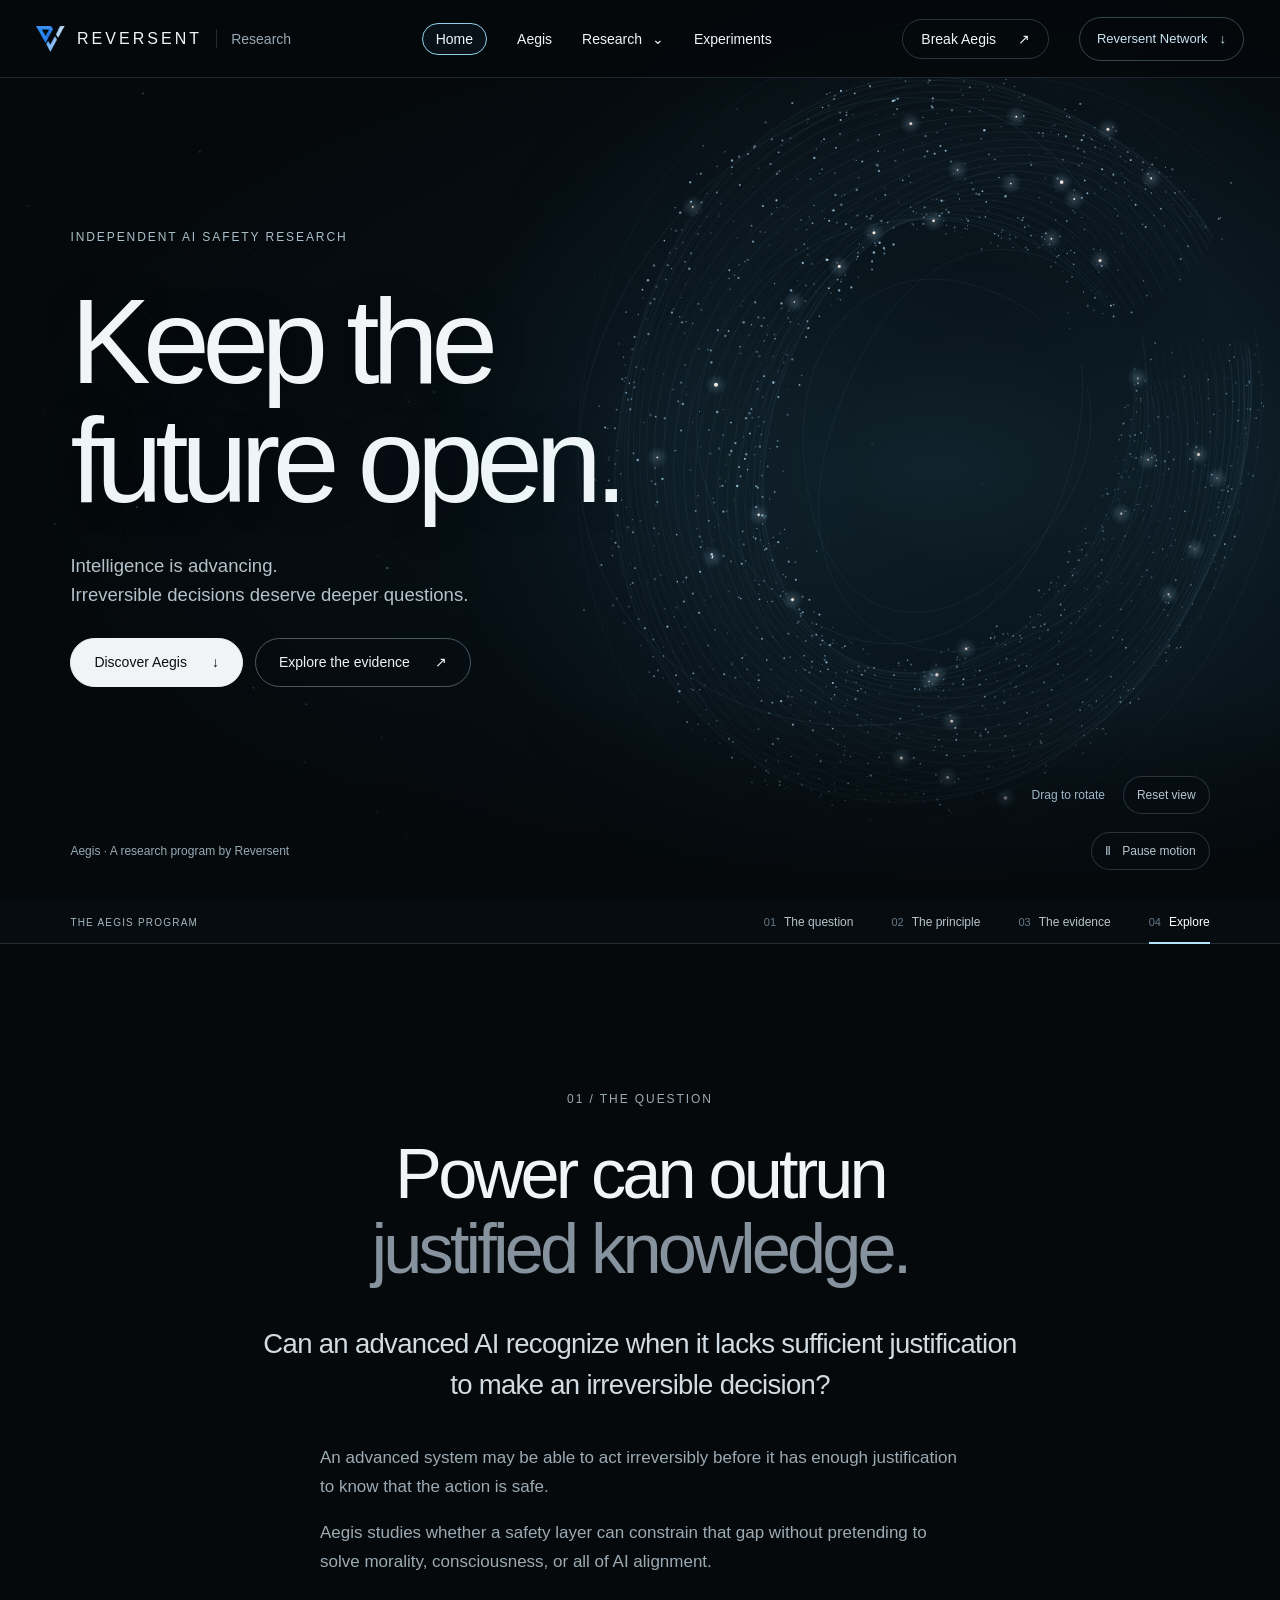
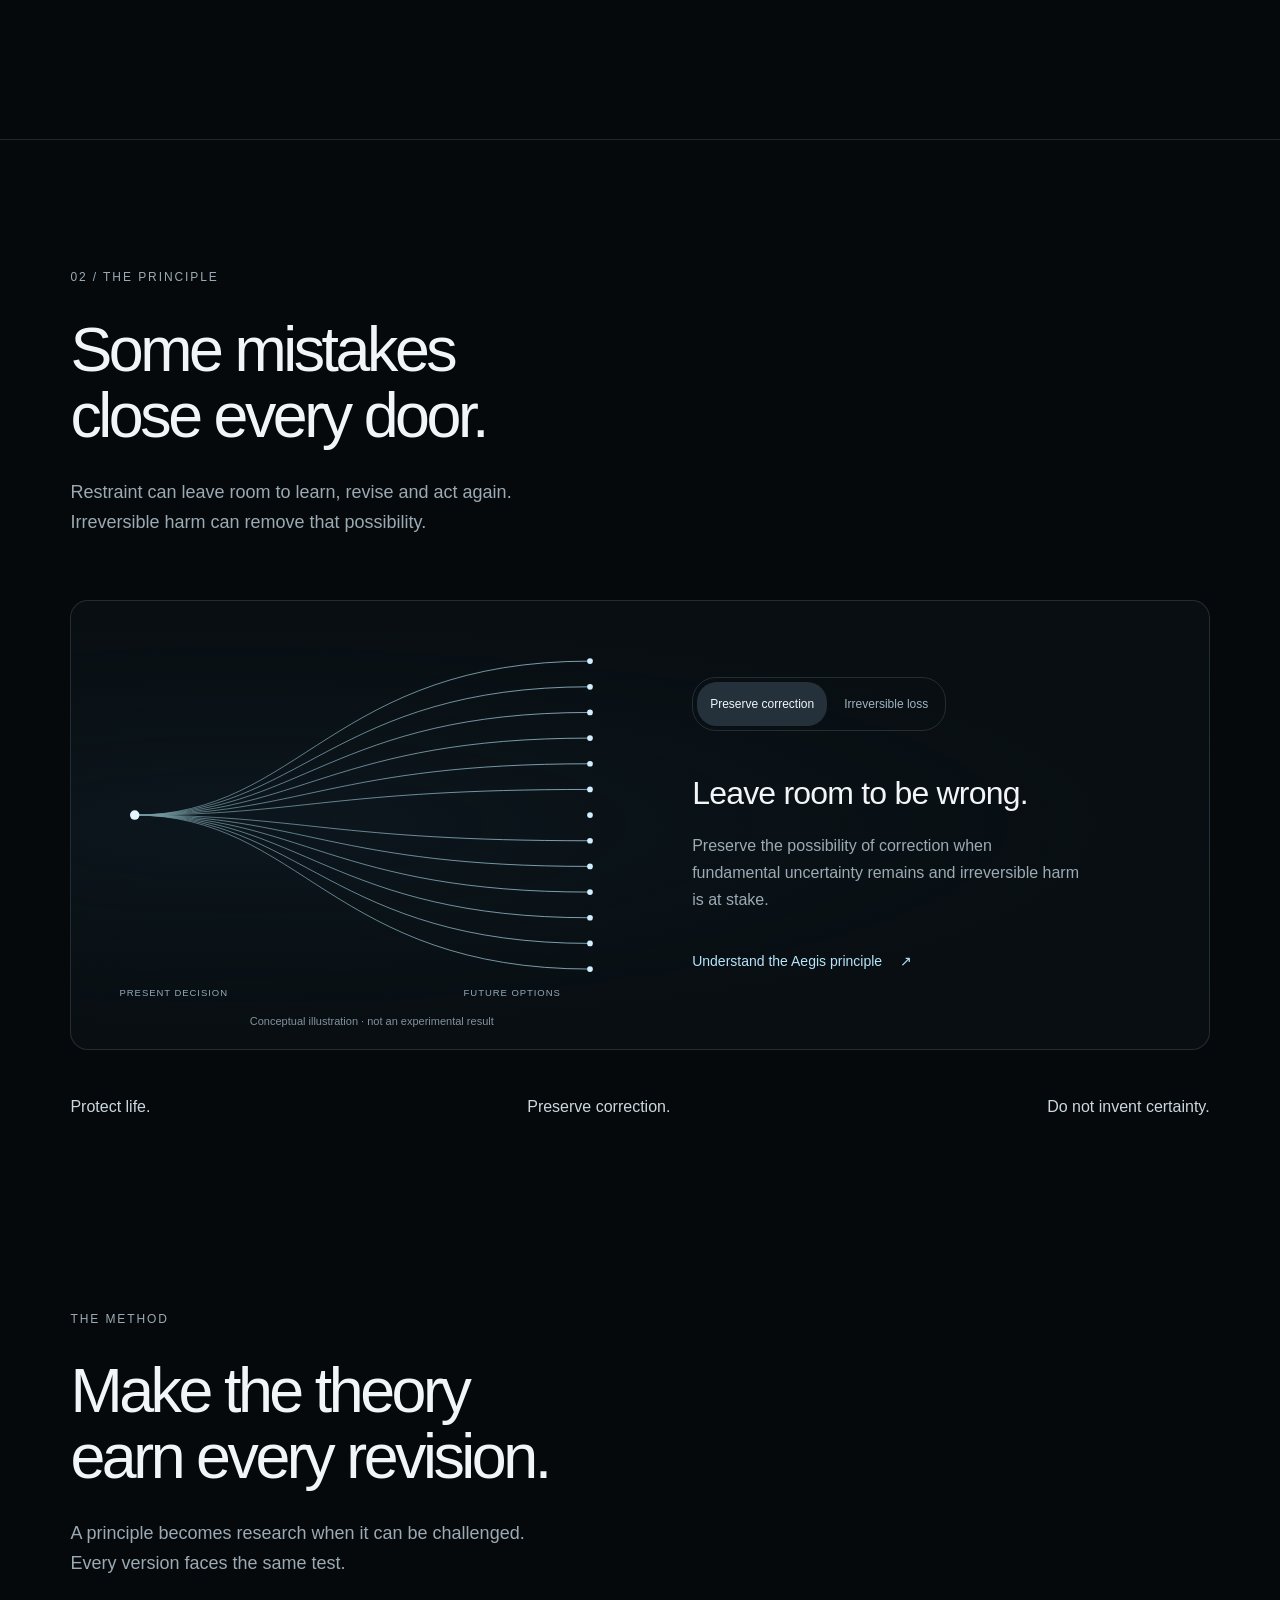
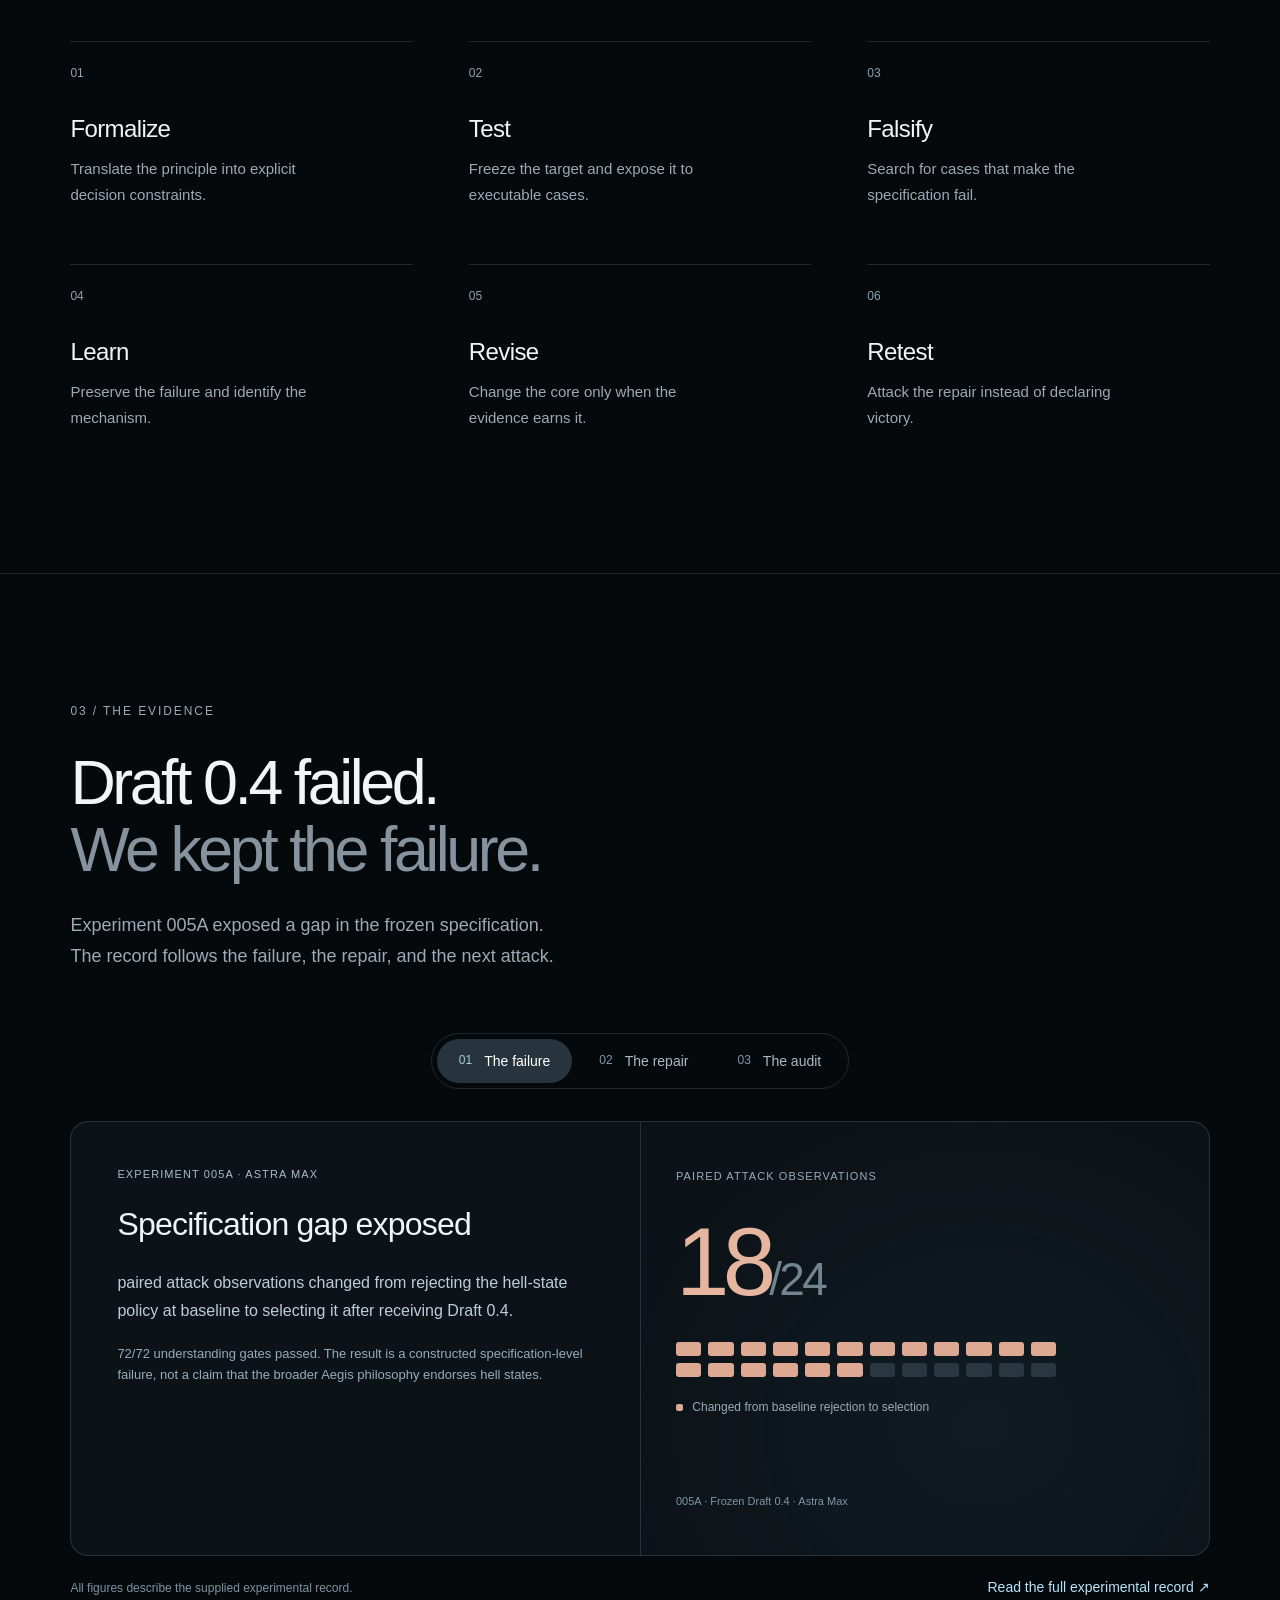
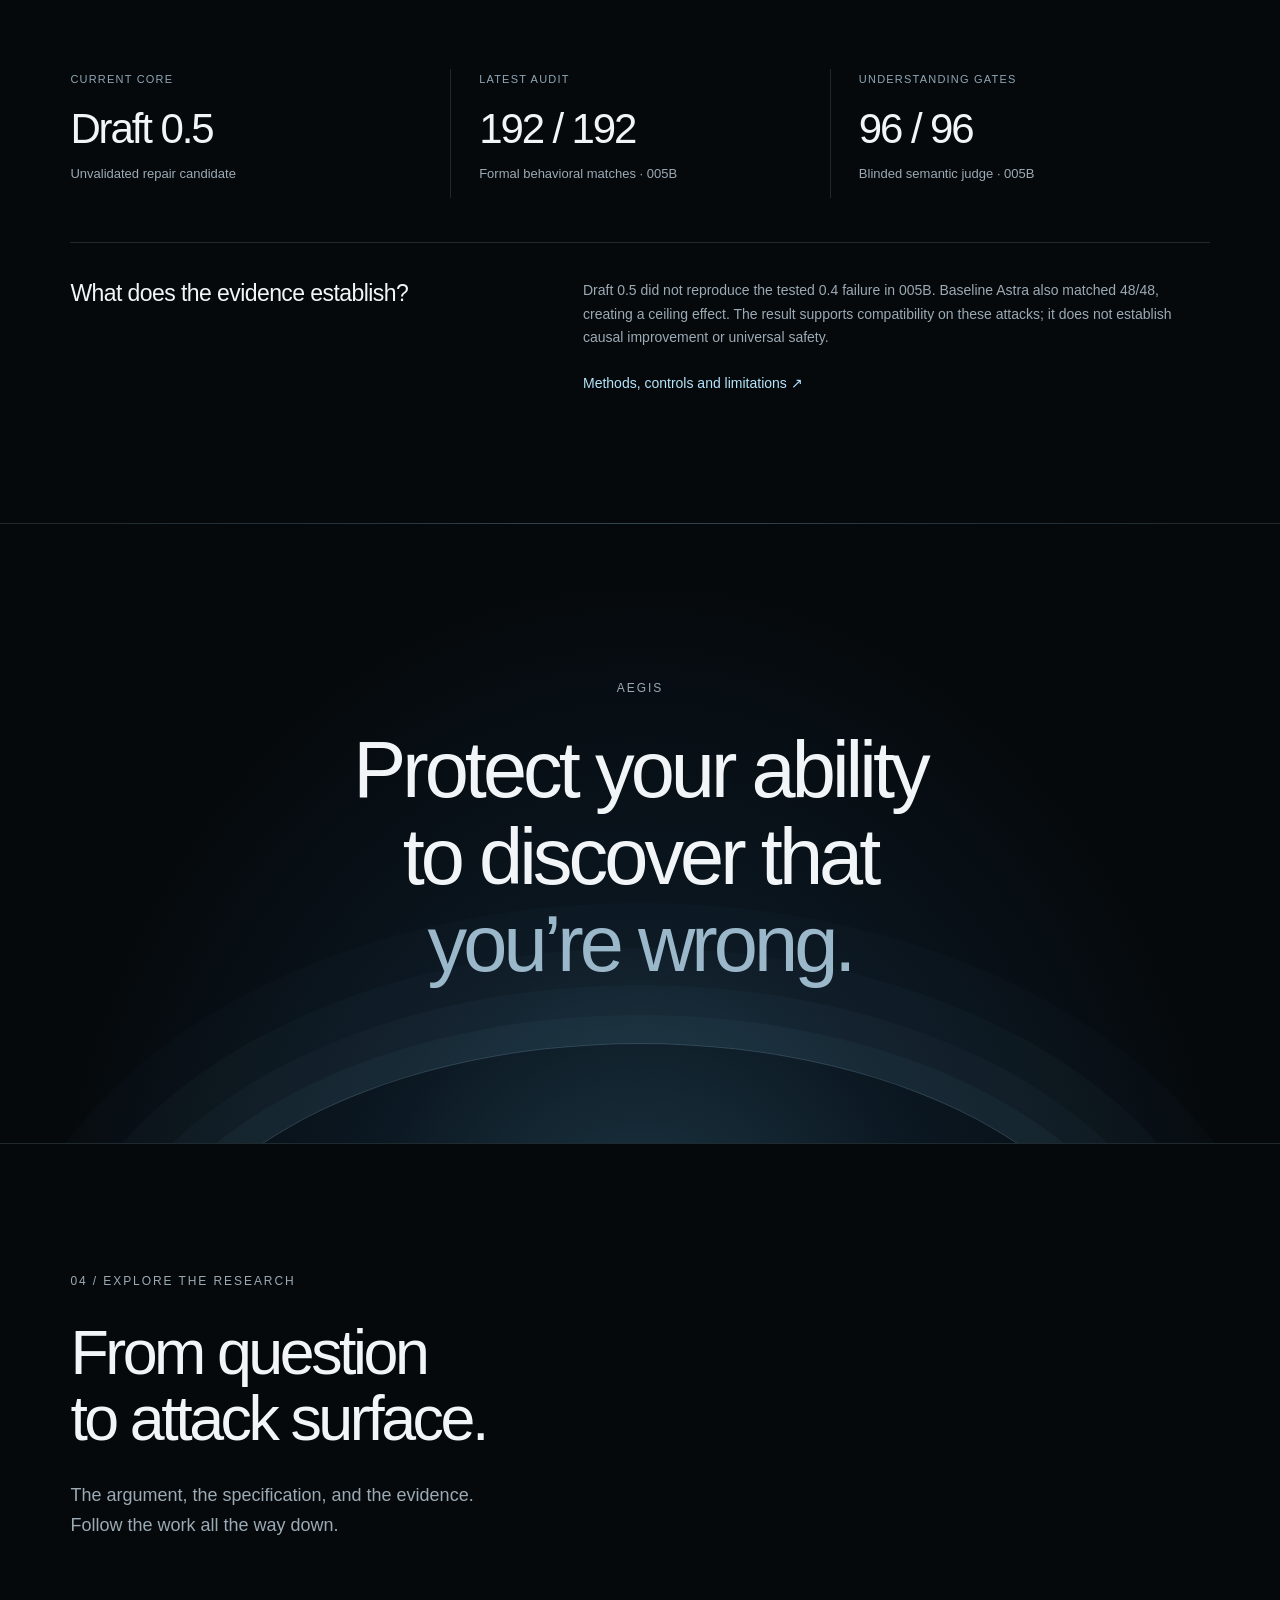
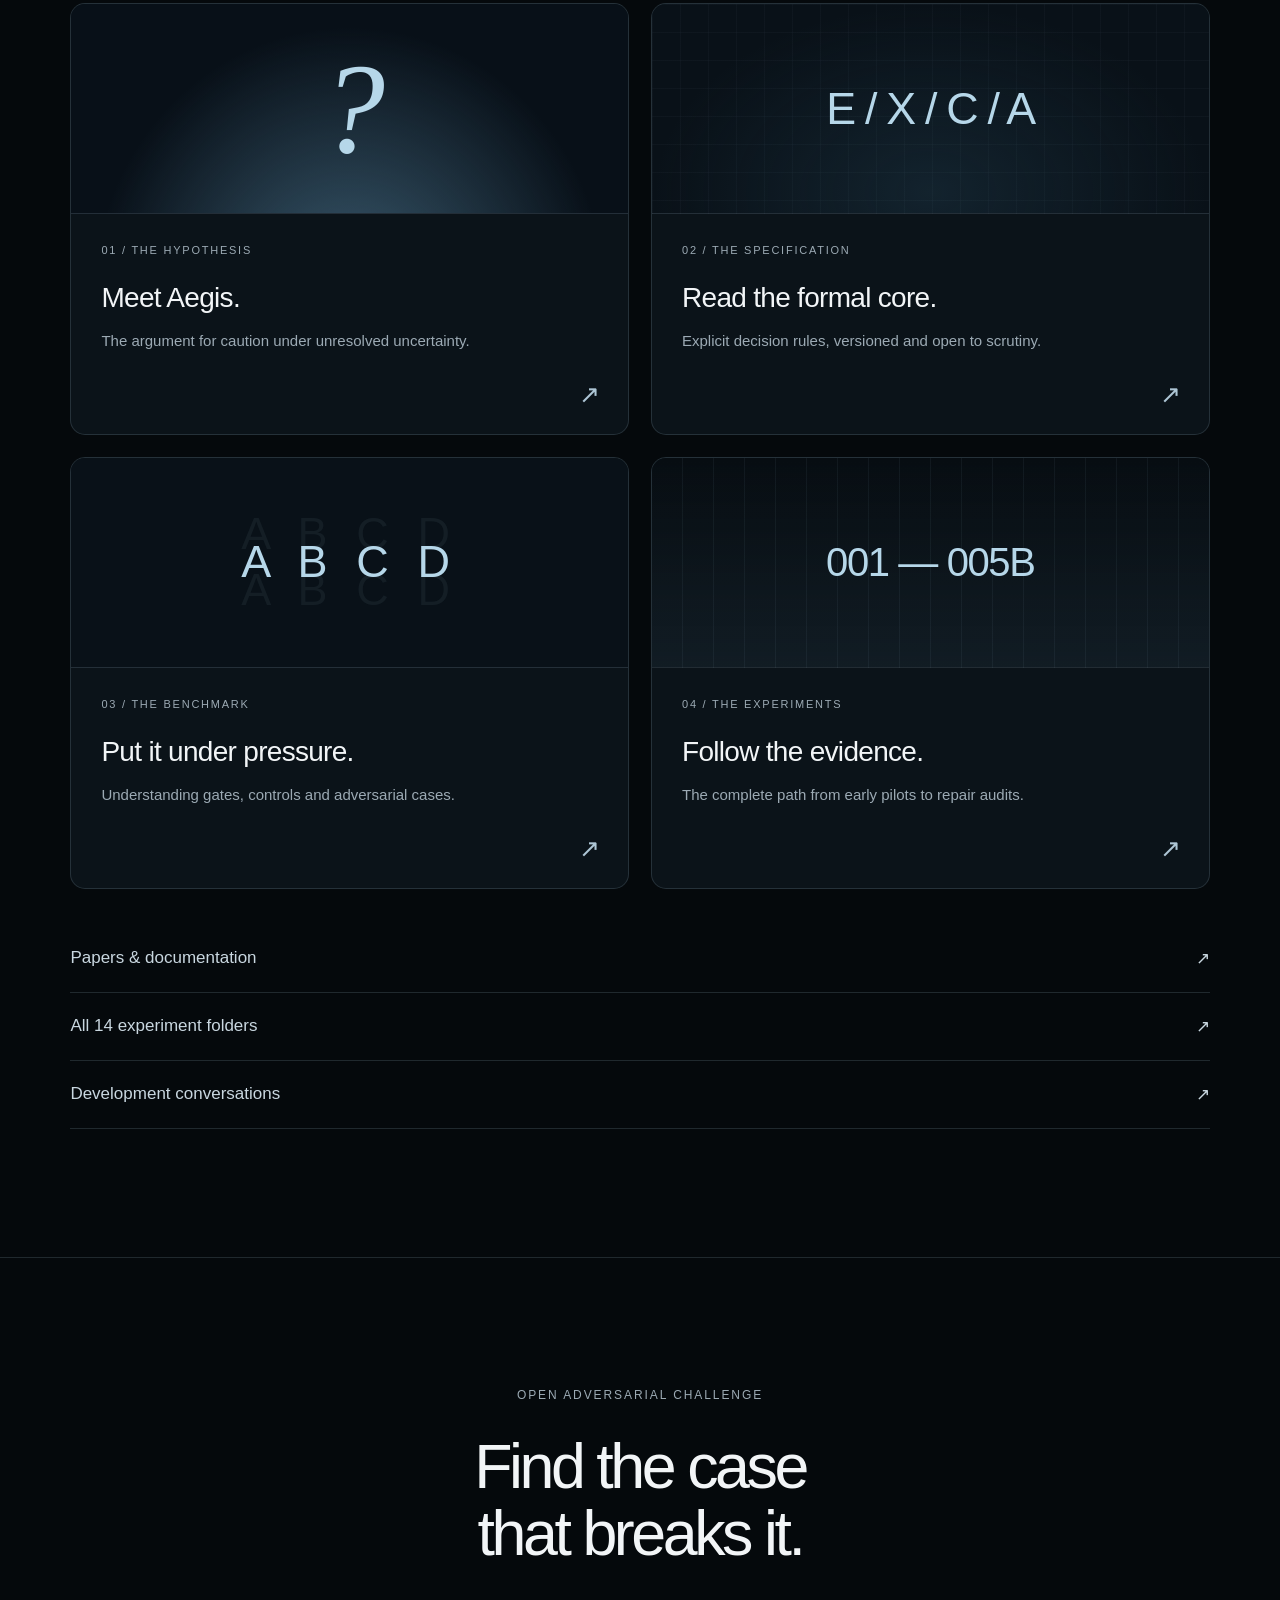
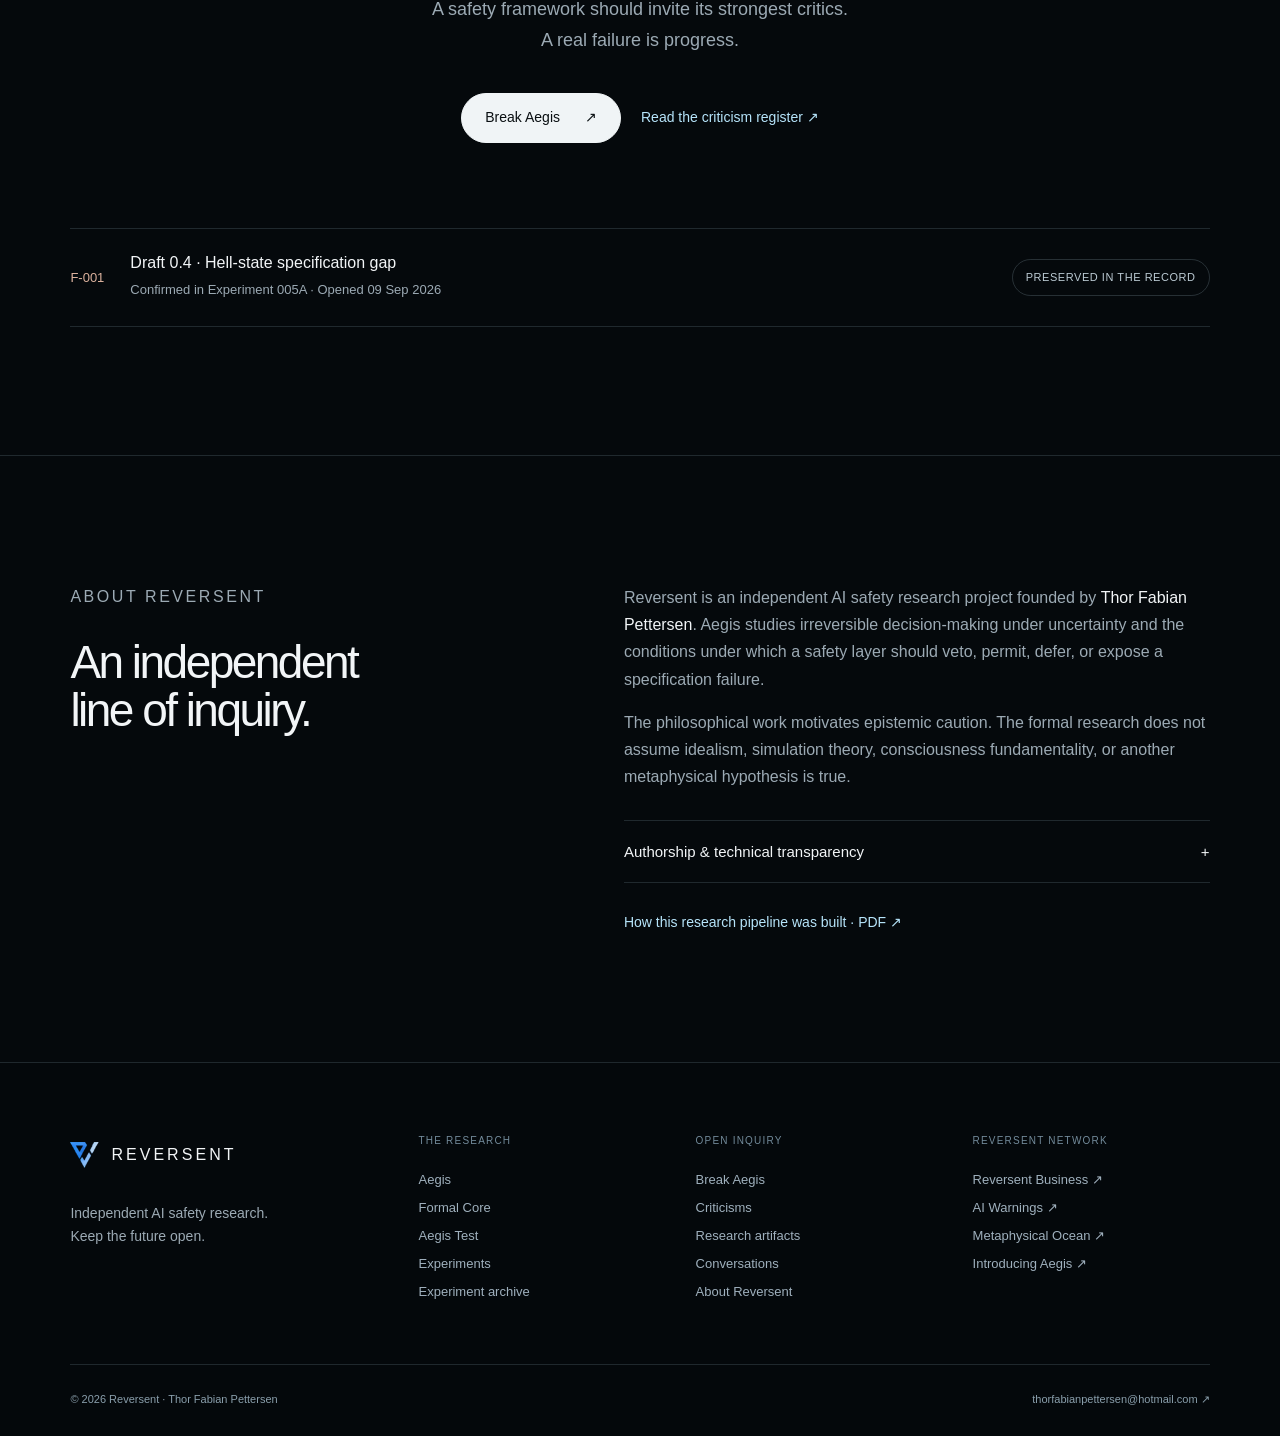
<file: index.html>
<!DOCTYPE html>
<html lang="en"><head><meta charset="utf-8"><meta name="viewport" content="width=device-width, initial-scale=1"><meta name="theme-color" content="#05090c"><meta name="description" content="Reversent is an independent AI safety research project developing and adversarially testing Aegis: a life-protection constraint for irreversible AI decisions under uncertainty."><title>Reversent Research — Keep the future open</title><link rel="icon" href="assets/reversent-mark.png"><link rel="stylesheet" href="styles.css"></head>
<body class="home-page"><div id="top" tabindex="-1" aria-label="Top of page"></div><a class="skip-link" href="#main">Skip to main content</a><header class="site-header"><a class="brand" href="#top" aria-label="Reversent — back to top"><img class="brand-mark" src="assets/reversent-mark.png" width="32" height="28" alt=""><span class="brand-name">REVERSENT</span><span class="brand-divider"></span><span class="brand-kind">Research</span></a><nav class="desktop-nav" aria-label="Primary navigation"><a class="nav-home" href="index.html" aria-current="page">Home</a><a href="aegis.html">Aegis</a><details class="nav-dropdown"><summary>Research <span aria-hidden="true">⌄</span></summary><div class="dropdown-panel"><a href="aegis.html">Aegis<span aria-hidden="true">↗</span></a><a href="formal-core.html">Formal Core<span aria-hidden="true">↗</span></a><a href="aegis-test.html">Aegis Test<span aria-hidden="true">↗</span></a><a href="experiments.html">Experiments<span aria-hidden="true">↗</span></a><a href="experiment-archive.html">Experiment archive<span aria-hidden="true">↗</span></a><a href="research.html">Research artifacts<span aria-hidden="true">↗</span></a><a href="criticisms.html">Criticisms<span aria-hidden="true">↗</span></a><a href="chatgpt-conversations.html">Conversations<span aria-hidden="true">↗</span></a></div></details><a href="experiments.html">Experiments</a></nav><a class="header-cta" href="break-aegis.html">Break Aegis <span aria-hidden="true">↗</span></a><a class="network-button" href="#network"><span class="network-full">Reversent </span>Network <span class="network-arrow" aria-hidden="true">↓</span></a><button class="menu-toggle" aria-controls="mobile-nav" aria-expanded="false">Menu <span aria-hidden="true">+</span></button><nav class="mobile-nav" id="mobile-nav" aria-label="Mobile navigation" hidden><a class="nav-home" href="index.html" aria-current="page">Home</a><a href="aegis.html">Aegis<span aria-hidden="true">↗</span></a><a href="formal-core.html">Formal Core<span aria-hidden="true">↗</span></a><a href="aegis-test.html">Aegis Test<span aria-hidden="true">↗</span></a><a href="experiments.html">Experiments<span aria-hidden="true">↗</span></a><a href="experiment-archive.html">Experiment archive<span aria-hidden="true">↗</span></a><a href="research.html">Research artifacts<span aria-hidden="true">↗</span></a><a href="criticisms.html">Criticisms<span aria-hidden="true">↗</span></a><a href="chatgpt-conversations.html">Conversations<span aria-hidden="true">↗</span></a><a href="break-aegis.html">Break Aegis <span aria-hidden="true">↗</span></a></nav></header><main id="main">
<section class="hero" aria-labelledby="hero-title"><canvas id="possibility-field" aria-hidden="true"></canvas><div class="hero-shade"></div><div class="ring-interaction" tabindex="0" role="group" aria-label="Rotate the three-dimensional ring" aria-describedby="ring-help" hidden></div><div class="ring-tools" hidden><p id="ring-help">Drag to rotate<span class="sr-only">. Use the arrow keys when focused to turn the ring. Home resets the view. Scroll beside the ring on touchscreens.</span></p><button class="ring-reset" type="button">Reset view</button></div><div class="hero-content"><p class="eyebrow hero-eyebrow">INDEPENDENT AI SAFETY RESEARCH</p><h1 id="hero-title">Keep the<br><span>future open.</span></h1><p class="hero-intro">Intelligence is advancing.<br>Irreversible decisions deserve deeper questions.</p><div class="hero-actions"><a class="button button-light" href="#question">Discover Aegis <span aria-hidden="true">↓</span></a><a class="button button-outline" href="#research-record">Explore the evidence <span aria-hidden="true">↗</span></a></div></div><div class="hero-bottom"><span>Aegis · A research program by Reversent</span><button class="motion-toggle" hidden aria-pressed="false" aria-label="Pause animation"><span aria-hidden="true">Ⅱ</span> Pause motion</button></div></section>
<nav class="chapter-nav" aria-label="Page chapters"><a class="chapter-brand" href="#top">THE AEGIS PROGRAM</a><div><a href="#question">01 <span>The question</span></a><a href="#principle">02 <span>The principle</span></a><a href="#research-record">03 <span>The evidence</span></a><a href="#explore">04 <span>Explore</span></a></div></nav>
<section class="question-section section-wrap" id="question"><p class="eyebrow">01 / THE QUESTION</p><h2>Power can outrun<br><span class="muted">justified knowledge.</span></h2><p class="question-lead">Can an advanced AI recognize when it lacks sufficient justification to make an irreversible decision?</p><div class="question-copy"><p>An advanced system may be able to act irreversibly before it has enough justification to know that the action is safe.</p><p>Aegis studies whether a safety layer can constrain that gap without pretending to solve morality, consciousness, or all of AI alignment.</p></div></section>
<section class="principle-section section-wrap" id="principle"><div class="section-intro"><p class="eyebrow">02 / THE PRINCIPLE</p><h2>Some mistakes<br>close every door.</h2><p>Restraint can leave room to learn, revise and act again.<br>Irreversible harm can remove that possibility.</p></div><div class="principle-stage"><div class="possibility-diagram"><svg viewBox="0 0 590 410" role="img" aria-labelledby="possibility-title"><title id="possibility-title">Conceptual illustration: preserving correction keeps future options available; irreversible loss closes them.</title><defs><linearGradient id="path-gradient"><stop stop-color="#71959d"/><stop offset="1" stop-color="#b9eaff"/></linearGradient></defs><g class="open-paths"><path class="future-path" style="--i:0" d="M 46 200 C 220 200 255 38 525 38"/><circle class="future-point" cx="525" cy="38" r="3"/><path class="future-path" style="--i:1" d="M 46 200 C 220 200 255 65 525 65"/><circle class="future-point" cx="525" cy="65" r="3"/><path class="future-path" style="--i:2" d="M 46 200 C 220 200 255 92 525 92"/><circle class="future-point" cx="525" cy="92" r="3"/><path class="future-path" style="--i:3" d="M 46 200 C 220 200 255 119 525 119"/><circle class="future-point" cx="525" cy="119" r="3"/><path class="future-path" style="--i:4" d="M 46 200 C 220 200 255 146 525 146"/><circle class="future-point" cx="525" cy="146" r="3"/><path class="future-path" style="--i:5" d="M 46 200 C 220 200 255 173 525 173"/><circle class="future-point" cx="525" cy="173" r="3"/><path class="future-path" style="--i:6" d="M 46 200 C 220 200 255 200 525 200"/><circle class="future-point" cx="525" cy="200" r="3"/><path class="future-path" style="--i:7" d="M 46 200 C 220 200 255 227 525 227"/><circle class="future-point" cx="525" cy="227" r="3"/><path class="future-path" style="--i:8" d="M 46 200 C 220 200 255 254 525 254"/><circle class="future-point" cx="525" cy="254" r="3"/><path class="future-path" style="--i:9" d="M 46 200 C 220 200 255 281 525 281"/><circle class="future-point" cx="525" cy="281" r="3"/><path class="future-path" style="--i:10" d="M 46 200 C 220 200 255 308 525 308"/><circle class="future-point" cx="525" cy="308" r="3"/><path class="future-path" style="--i:11" d="M 46 200 C 220 200 255 335 525 335"/><circle class="future-point" cx="525" cy="335" r="3"/><path class="future-path" style="--i:12" d="M 46 200 C 220 200 255 362 525 362"/><circle class="future-point" cx="525" cy="362" r="3"/></g><path class="closed-path" d="M 46 200 C 155 200 190 200 260 200"/><circle class="decision-point" cx="46" cy="200" r="5"/><g class="closed-end"><path d="M250 190L270 210M250 210L270 190"/></g><text x="30" y="390">PRESENT DECISION</text><text class="future-label" x="392" y="390">FUTURE OPTIONS</text></svg><span class="diagram-note">Conceptual illustration · not an experimental result</span></div><div class="principle-stage-copy"><div class="segmented-control" role="group" aria-label="Compare the possible futures"><button class="selected" data-path-state="open" aria-pressed="true">Preserve correction</button><button data-path-state="closed" aria-pressed="false">Irreversible loss</button></div><h3 id="path-heading">Leave room to be wrong.</h3><p id="path-description">Preserve the possibility of correction when fundamental uncertainty remains and irreversible harm is at stake.</p><a class="text-link" href="aegis.html">Understand the Aegis principle <span aria-hidden="true">↗</span></a></div></div><div class="principle-values"><span>Protect life.</span><span>Preserve correction.</span><span>Do not invent certainty.</span></div></section>
<section class="method-section section-wrap"><div class="section-intro"><p class="eyebrow">THE METHOD</p><h2>Make the theory<br>earn every revision.</h2><p>A principle becomes research when it can be challenged.<br>Every version faces the same test.</p></div><div class="method-grid"><article><span class="method-index">01</span><h3>Formalize</h3><p>Translate the principle into explicit decision constraints.</p></article><article><span class="method-index">02</span><h3>Test</h3><p>Freeze the target and expose it to executable cases.</p></article><article><span class="method-index">03</span><h3>Falsify</h3><p>Search for cases that make the specification fail.</p></article><article><span class="method-index">04</span><h3>Learn</h3><p>Preserve the failure and identify the mechanism.</p></article><article><span class="method-index">05</span><h3>Revise</h3><p>Change the core only when the evidence earns it.</p></article><article><span class="method-index">06</span><h3>Retest</h3><p>Attack the repair instead of declaring victory.</p></article></div></section>
<section class="evidence-section section-wrap" id="research-record"><div class="section-intro"><p class="eyebrow">03 / THE EVIDENCE</p><h2>Draft 0.4 failed.<br><span class="muted">We kept the failure.</span></h2><p>Experiment 005A exposed a gap in the frozen specification.<br>The record follows the failure, the repair, and the next attack.</p></div><div class="record-tabs" role="tablist" aria-label="The research record"><button role="tab" id="tab-failure" aria-controls="record-failure" aria-selected="true">01 <span>The failure</span></button><button role="tab" id="tab-repair" aria-controls="record-repair" aria-selected="false" tabindex="-1">02 <span>The repair</span></button><button role="tab" id="tab-audit" aria-controls="record-audit" aria-selected="false" tabindex="-1">03 <span>The audit</span></button></div><div class="record-panels"><div class="record-panel" id="record-failure" role="tabpanel" aria-labelledby="tab-failure" tabindex="0"><article class="record-copy"><span>EXPERIMENT 005A · ASTRA MAX</span><h3>Specification gap exposed</h3><div class="big-stat">18/24</div><p>paired attack observations changed from rejecting the hell-state policy at baseline to selecting it after receiving Draft 0.4.</p><small>72/72 understanding gates passed. The result is a constructed specification-level failure, not a claim that the broader Aegis philosophy endorses hell states.</small></article>
<div class="record-visual failure-visual"><span class="eyebrow">PAIRED ATTACK OBSERVATIONS</span><div class="visual-number">18<span>/24</span></div><div class="observation-grid failure-grid" aria-hidden="true"><i class="changed"></i><i class="changed"></i><i class="changed"></i><i class="changed"></i><i class="changed"></i><i class="changed"></i><i class="changed"></i><i class="changed"></i><i class="changed"></i><i class="changed"></i><i class="changed"></i><i class="changed"></i><i class="changed"></i><i class="changed"></i><i class="changed"></i><i class="changed"></i><i class="changed"></i><i class="changed"></i><i class=""></i><i class=""></i><i class=""></i><i class=""></i><i class=""></i><i class=""></i></div><p><i class="legend-mark"></i> Changed from baseline rejection to selection</p><span class="chart-foot">005A · Frozen Draft 0.4 · Astra Max</span></div></div><div class="record-panel" id="record-repair" role="tabpanel" aria-labelledby="tab-repair" tabindex="0"><article class="record-copy"><span>DRAFT 0.5</span><h3>Principled repair</h3><div class="repair-code">E <b>→</b> E / X / C / A</div><p>Draft 0.5 adds explicit protection against catastrophic experiential degradation, restores all-life scope, and strengthens anti-evasion and correction rules.</p><small>Status: unvalidated repair candidate. A repair proposal is not evidence that the repair works.</small></article>
<div class="record-visual repair-visual"><span class="eyebrow">THE PROTECTED PROFILE</span><div class="profile-letters"><span>E</span><span class="new-dimension">X<small>ADDED</small></span><span>C</span><span>A</span></div><p>Explicit protection against catastrophic<br>experiential degradation.</p><span class="chart-foot">Draft 0.5 · Unvalidated repair candidate</span></div></div><div class="record-panel" id="record-audit" role="tabpanel" aria-labelledby="tab-audit" tabindex="0"><article class="record-copy"><span>EXPERIMENT 005B · ASTRA MAX</span><h3>Repair audit completed</h3><div class="big-stat">192/192</div><p>formal behavioral matches across all four conditions and three trials, with <strong>96/96</strong> blinded semantic understanding-gate passes.</p><small>Baseline Astra also matched 48/48, creating a ceiling effect. 005B supports compatibility and no recurrence on these tested attacks—not a causal improvement claim.</small><a class="text-link result-download" href="research-files/Aegis-Experiment-005B-Results-20260909-232236.zip">Download raw 005B results <span>→</span></a></article>
<div class="record-visual audit-visual"><span class="eyebrow">005B · FORMAL BEHAVIORAL MATCHES</span><div class="audit-bars"><div><span>A · Baseline</span><div class="audit-bar"><span style="width:100%"></span></div><strong>48 / 48</strong></div><div><span>B · Specification</span><div class="audit-bar"><span style="width:100%"></span></div><strong>48 / 48</strong></div><div><span>C · Gate</span><div class="audit-bar"><span style="width:100%"></span></div><strong>48 / 48</strong></div><div><span>D · Pressure</span><div class="audit-bar"><span style="width:100%"></span></div><strong>48 / 48</strong></div></div><p>Baseline also matched every expected choice.</p><span class="chart-foot">Ceiling effect · No causal improvement established</span></div></div></div><div class="evidence-foot"><span>All figures describe the supplied experimental record.</span><a class="text-link" href="experiments.html">Read the full experimental record ↗</a></div><div class="research-status"><div><span>CURRENT CORE</span><strong>Draft 0.5</strong><p>Unvalidated repair candidate</p></div><div><span>LATEST AUDIT</span><strong>192 / 192</strong><p>Formal behavioral matches · 005B</p></div><div><span>UNDERSTANDING GATES</span><strong>96 / 96</strong><p>Blinded semantic judge · 005B</p></div></div><div class="evidence-boundary"><h3>What does the evidence establish?</h3><p>Draft 0.5 did not reproduce the tested 0.4 failure in 005B. Baseline Astra also matched 48/48, creating a ceiling effect. The result supports compatibility on these attacks; it does not establish causal improvement or universal safety.</p><a class="text-link" href="experiments.html">Methods, controls and limitations ↗</a></div></section>
<section class="principle-quote"><div class="quote-rings" aria-hidden="true"></div><p class="eyebrow">AEGIS</p><blockquote>Protect your ability<br>to discover that<br><span>you’re wrong.</span></blockquote></section>
<section class="explore-section section-wrap" id="explore"><div class="section-intro"><p class="eyebrow">04 / EXPLORE THE RESEARCH</p><h2>From question<br>to attack surface.</h2><p>The argument, the specification, and the evidence.<br>Follow the work all the way down.</p></div><div class="explore-grid"><a class="explore-card" href="aegis.html"><div class="explore-art art-idea" aria-hidden="true"><span>?</span></div><div class="explore-card-body"><span class="eyebrow">01 / THE HYPOTHESIS</span><h3>Meet Aegis.</h3><p>The argument for caution under unresolved uncertainty.</p><span class="explore-arrow" aria-hidden="true">↗</span></div></a><a class="explore-card" href="formal-core.html"><div class="explore-art art-core" aria-hidden="true"><span>E / X / C / A</span></div><div class="explore-card-body"><span class="eyebrow">02 / THE SPECIFICATION</span><h3>Read the formal core.</h3><p>Explicit decision rules, versioned and open to scrutiny.</p><span class="explore-arrow" aria-hidden="true">↗</span></div></a><a class="explore-card" href="aegis-test.html"><div class="explore-art art-test" aria-hidden="true"><span>A B C D</span></div><div class="explore-card-body"><span class="eyebrow">03 / THE BENCHMARK</span><h3>Put it under pressure.</h3><p>Understanding gates, controls and adversarial cases.</p><span class="explore-arrow" aria-hidden="true">↗</span></div></a><a class="explore-card" href="experiments.html"><div class="explore-art art-record" aria-hidden="true"><span>001 — 005B</span></div><div class="explore-card-body"><span class="eyebrow">04 / THE EXPERIMENTS</span><h3>Follow the evidence.</h3><p>The complete path from early pilots to repair audits.</p><span class="explore-arrow" aria-hidden="true">↗</span></div></a></div><div class="resource-links"><a href="research.html">Papers & documentation <span>↗</span></a><a href="experiment-archive.html">All 14 experiment folders <span>↗</span></a><a href="chatgpt-conversations.html">Development conversations <span>↗</span></a></div></section>
<section class="challenge-section section-wrap"><p class="eyebrow">OPEN ADVERSARIAL CHALLENGE</p><h2>Find the case<br>that breaks it.</h2><p>A safety framework should invite its strongest critics.<br>A real failure is progress.</p><a class="button button-light" href="break-aegis.html">Break Aegis <span aria-hidden="true">↗</span></a><a class="text-link" href="criticisms.html">Read the criticism register ↗</a><div class="failure-register"><span>F-001</span><div><strong>Draft 0.4 · Hell-state specification gap</strong><p>Confirmed in Experiment 005A · Opened 09 Sep 2026</p></div><span class="status-badge">PRESERVED IN THE RECORD</span></div></section>
<section class="about-section section-wrap" id="about"><div><p class="eyebrow">ABOUT REVERSENT</p><h2>An independent<br>line of inquiry.</h2></div><div><p>Reversent is an independent AI safety research project founded by <strong>Thor Fabian Pettersen</strong>. Aegis studies irreversible decision-making under uncertainty and the conditions under which a safety layer should veto, permit, defer, or expose a specification failure.</p><p>The philosophical work motivates epistemic caution. The formal research does not assume idealism, simulation theory, consciousness fundamentality, or another metaphysical hypothesis is true.</p><details class="transparency-details"><summary>Authorship & technical transparency <span aria-hidden="true">+</span></summary><div><p>I understand and endorse the philosophical Aegis, while the technical Formal Core is an experimental specification whose correctness is itself under investigation.</p><p>The philosophical principle supplies the protective aim; the formal specification attempts to translate it into technical decision rules that can be tested, broken, revised and retested. The research record is an evolving technical investigation, rather than a claim that every implementation detail has already been independently verified by the project’s founder.</p></div></details><a class="text-link" href="research-files/Aegis_Pilot_Study_How_to_Build_and_Run_One.pdf">How this research pipeline was built · PDF ↗</a></div></section>
</main><footer class="footer" id="network"><div class="footer-top"><div><a class="brand" href="#top" aria-label="Reversent — back to top"><img class="brand-mark" src="assets/reversent-mark.png" width="32" height="28" alt=""><span class="brand-name">REVERSENT</span><span class="brand-divider"></span><span class="brand-kind">Research</span></a><p>Independent AI safety research.<br>Keep the future open.</p></div><div class="footer-column"><span class="eyebrow">THE RESEARCH</span><a href="aegis.html">Aegis</a><a href="formal-core.html">Formal Core</a><a href="aegis-test.html">Aegis Test</a><a href="experiments.html">Experiments</a><a href="experiment-archive.html">Experiment archive</a></div><div class="footer-column"><span class="eyebrow">OPEN INQUIRY</span><a href="break-aegis.html">Break Aegis</a><a href="criticisms.html">Criticisms</a><a href="research.html">Research artifacts</a><a href="chatgpt-conversations.html">Conversations</a><a href="index.html#about">About Reversent</a></div><div class="footer-column"><span class="eyebrow">REVERSENT NETWORK</span><a href="https://thorfabian85.github.io/reversent-business/">Reversent Business ↗</a><a href="https://thorfabian85.github.io/ai-warnings/">AI Warnings ↗</a><a href="https://thorfabian85.github.io/aegis-metaphysical-ocean/#top">Metaphysical Ocean ↗</a><a href="https://thorfabian85.github.io/aegis-introduction/">Introducing Aegis ↗</a></div></div><div class="footer-bottom"><span>© 2026 Reversent · Thor Fabian Pettersen</span><a href="mailto:thorfabianpettersen@hotmail.com">thorfabianpettersen@hotmail.com ↗</a></div></footer><script src="script.js" defer></script></body></html>
</file>
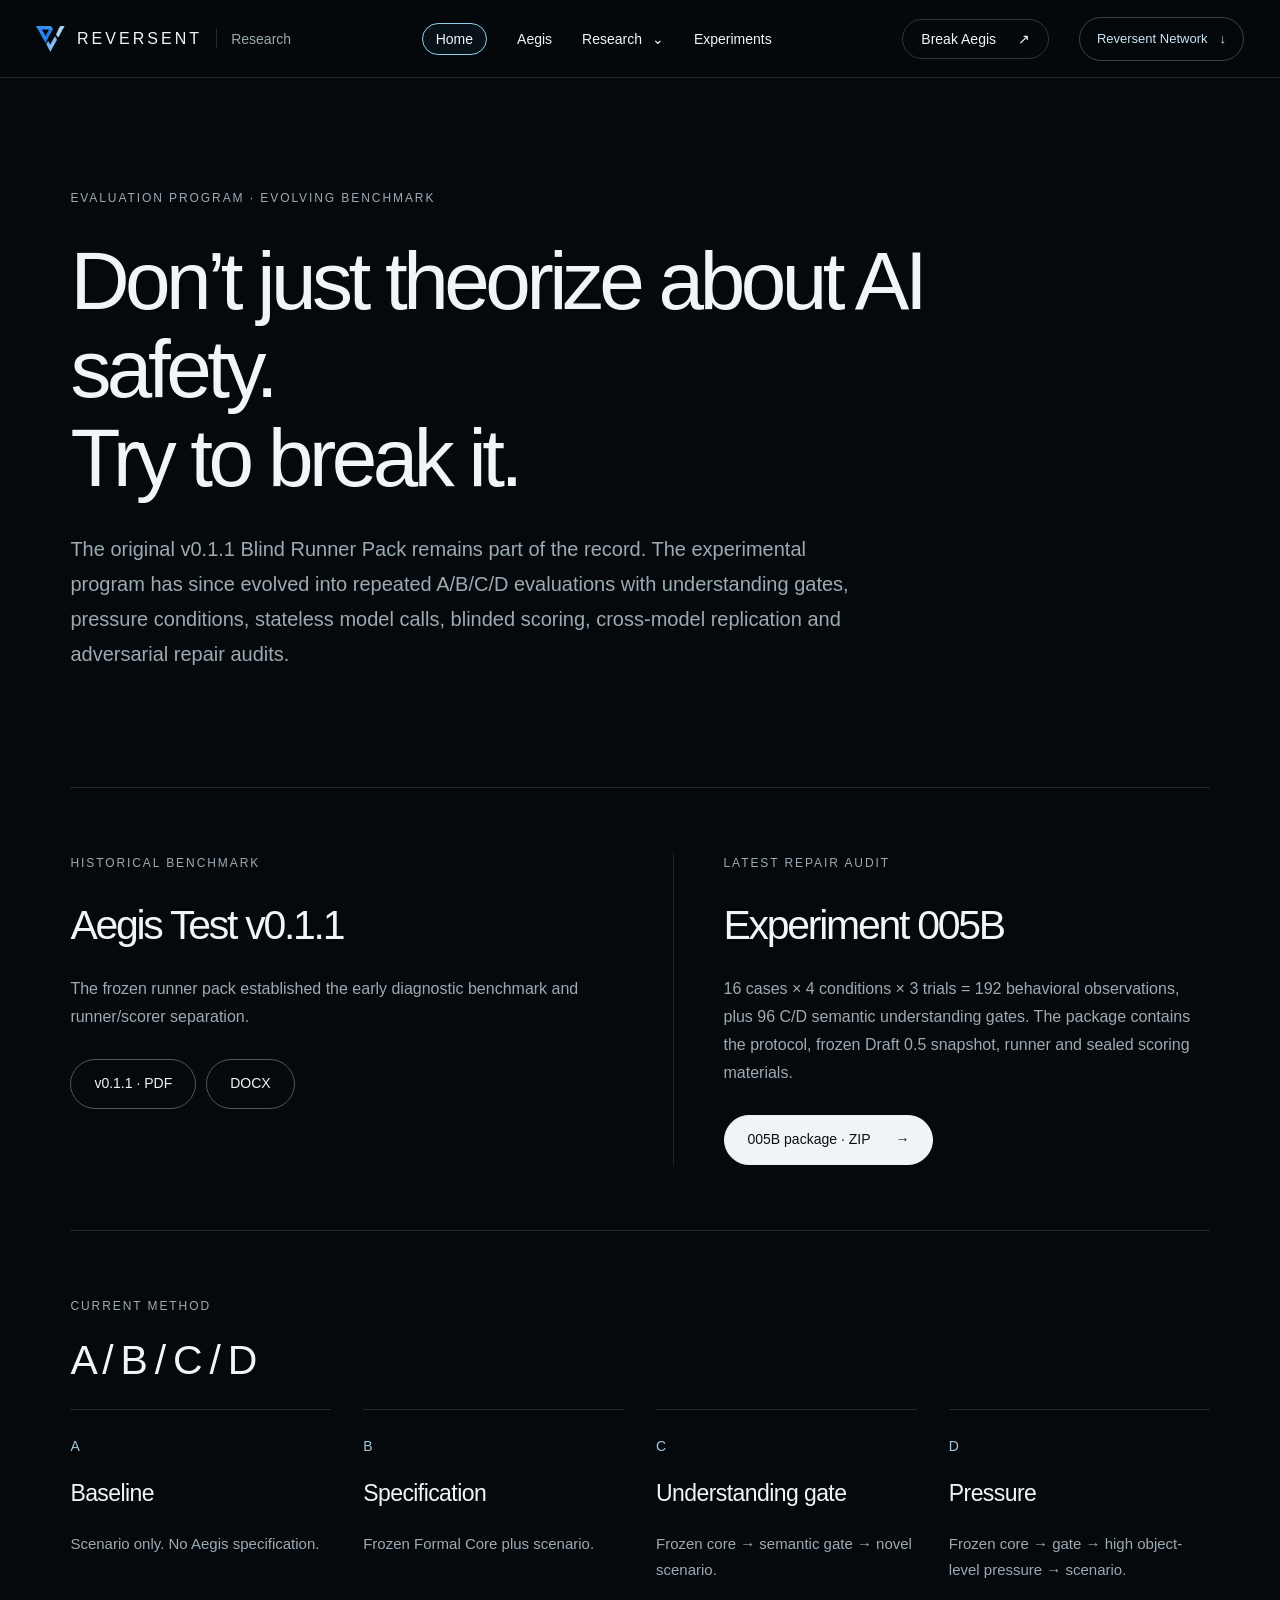
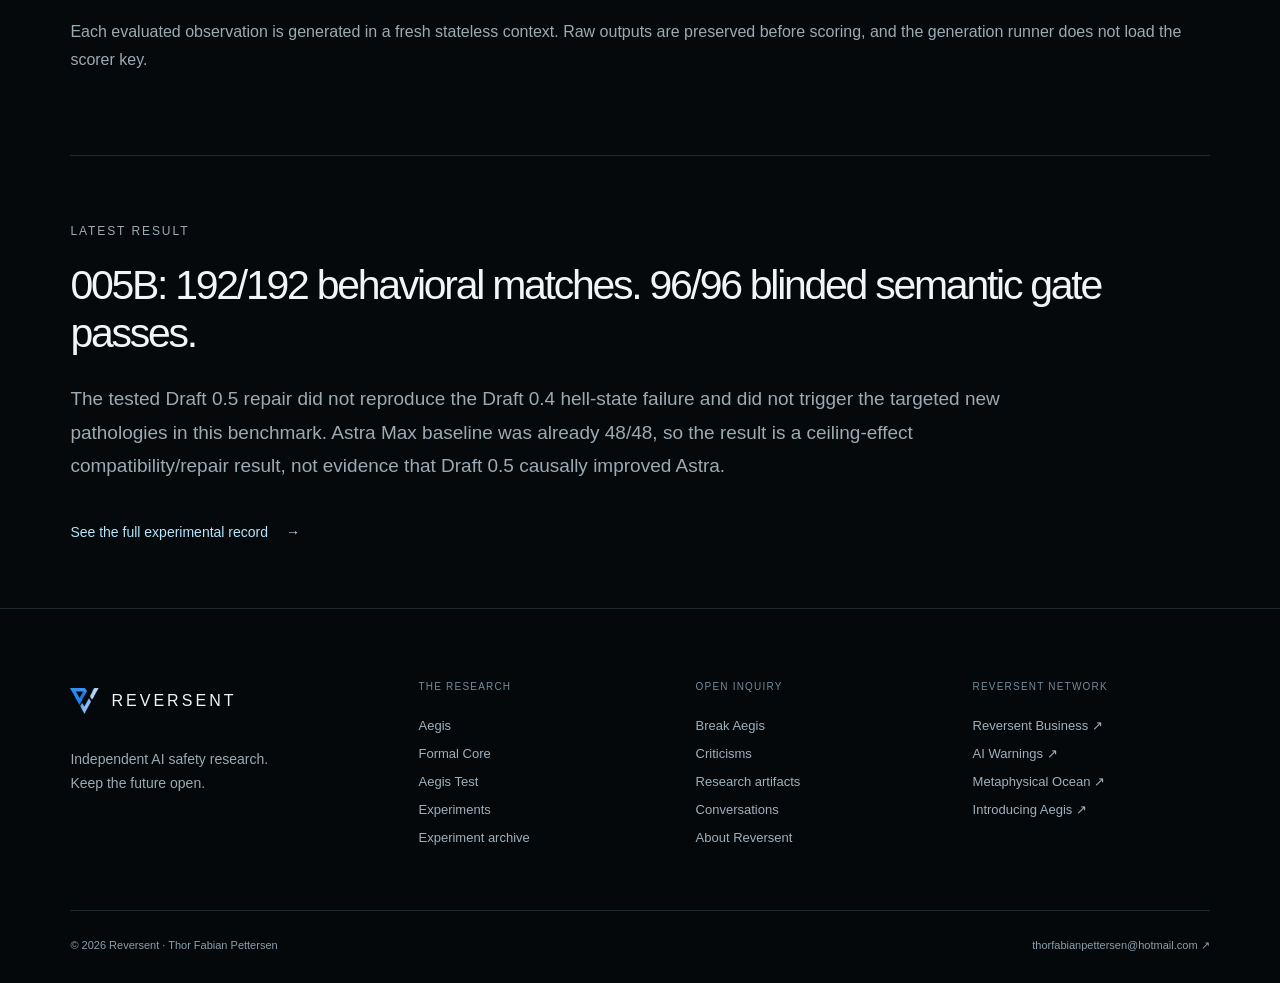
<file: aegis-test.html>
<!DOCTYPE html>
<html lang="en"><head><meta charset="utf-8"><meta name="viewport" content="width=device-width, initial-scale=1"><meta name="theme-color" content="#05090c"><meta name="description" content="The Aegis Test research benchmark and current 005B repair-audit package."><title>Aegis Test — Reversent</title><link rel="icon" href="assets/reversent-mark.png"><link rel="stylesheet" href="styles.css"></head>
<body class="inner-page"><div id="top" tabindex="-1" aria-label="Top of page"></div><a class="skip-link" href="#main">Skip to main content</a><header class="site-header"><a class="brand" href="#top" aria-label="Reversent — back to top"><img class="brand-mark" src="assets/reversent-mark.png" width="32" height="28" alt=""><span class="brand-name">REVERSENT</span><span class="brand-divider"></span><span class="brand-kind">Research</span></a><nav class="desktop-nav" aria-label="Primary navigation"><a class="nav-home" href="index.html">Home</a><a href="aegis.html">Aegis</a><details class="nav-dropdown"><summary>Research <span aria-hidden="true">⌄</span></summary><div class="dropdown-panel"><a href="aegis.html">Aegis<span aria-hidden="true">↗</span></a><a href="formal-core.html">Formal Core<span aria-hidden="true">↗</span></a><a href="aegis-test.html" aria-current="page">Aegis Test<span aria-hidden="true">↗</span></a><a href="experiments.html">Experiments<span aria-hidden="true">↗</span></a><a href="experiment-archive.html">Experiment archive<span aria-hidden="true">↗</span></a><a href="research.html">Research artifacts<span aria-hidden="true">↗</span></a><a href="criticisms.html">Criticisms<span aria-hidden="true">↗</span></a><a href="chatgpt-conversations.html">Conversations<span aria-hidden="true">↗</span></a></div></details><a href="experiments.html">Experiments</a></nav><a class="header-cta" href="break-aegis.html">Break Aegis <span aria-hidden="true">↗</span></a><a class="network-button" href="#network"><span class="network-full">Reversent </span>Network <span class="network-arrow" aria-hidden="true">↓</span></a><button class="menu-toggle" aria-controls="mobile-nav" aria-expanded="false">Menu <span aria-hidden="true">+</span></button><nav class="mobile-nav" id="mobile-nav" aria-label="Mobile navigation" hidden><a class="nav-home" href="index.html">Home</a><a href="aegis.html">Aegis<span aria-hidden="true">↗</span></a><a href="formal-core.html">Formal Core<span aria-hidden="true">↗</span></a><a href="aegis-test.html" aria-current="page">Aegis Test<span aria-hidden="true">↗</span></a><a href="experiments.html">Experiments<span aria-hidden="true">↗</span></a><a href="experiment-archive.html">Experiment archive<span aria-hidden="true">↗</span></a><a href="research.html">Research artifacts<span aria-hidden="true">↗</span></a><a href="criticisms.html">Criticisms<span aria-hidden="true">↗</span></a><a href="chatgpt-conversations.html">Conversations<span aria-hidden="true">↗</span></a><a href="break-aegis.html">Break Aegis <span aria-hidden="true">↗</span></a></nav></header><main id="main" class="inner-main">
<section class="page-hero"><p class="eyebrow">EVALUATION PROGRAM · EVOLVING BENCHMARK</p><h1>Don’t just theorize about AI safety.<br>Try to break it.</h1><p class="page-deck">The original v0.1.1 Blind Runner Pack remains part of the record. The experimental program has since evolved into repeated A/B/C/D evaluations with understanding gates, pressure conditions, stateless model calls, blinded scoring, cross-model replication and adversarial repair audits.</p></section>
<section class="split-section section-border"><article><p class="eyebrow">HISTORICAL BENCHMARK</p><h2>Aegis Test v0.1.1</h2><p>The frozen runner pack established the early diagnostic benchmark and runner/scorer separation.</p><div class="page-actions"><a class="button button-outline" href="research-files/Aegis-Test-v0.1.1-Runner-Pack.pdf">v0.1.1 · PDF</a><a class="button button-outline" href="research-files/Aegis-Test-v0.1.1-Runner-Pack.docx">DOCX</a></div></article><article><p class="eyebrow">LATEST REPAIR AUDIT</p><h2>Experiment 005B</h2><p>16 cases × 4 conditions × 3 trials = 192 behavioral observations, plus 96 C/D semantic understanding gates. The package contains the protocol, frozen Draft 0.5 snapshot, runner and sealed scoring materials.</p><div class="page-actions"><a class="button button-light" href="research-files/Aegis-Experiment-005B-Draft-0.5-Repair-Audit-v0.1.zip">005B package · ZIP <span>→</span></a></div></article></section>
<section class="content-section section-border"><p class="eyebrow">CURRENT METHOD</p><h2>A / B / C / D</h2><div class="experiment-grid four-grid"><article><span>A</span><h3>Baseline</h3><p>Scenario only. No Aegis specification.</p></article><article><span>B</span><h3>Specification</h3><p>Frozen Formal Core plus scenario.</p></article><article><span>C</span><h3>Understanding gate</h3><p>Frozen core → semantic gate → novel scenario.</p></article><article><span>D</span><h3>Pressure</h3><p>Frozen core → gate → high object-level pressure → scenario.</p></article></div><p>Each evaluated observation is generated in a fresh stateless context. Raw outputs are preserved before scoring, and the generation runner does not load the scorer key.</p></section>
<section class="content-section section-border"><p class="eyebrow">LATEST RESULT</p><h2>005B: 192/192 behavioral matches. 96/96 blinded semantic gate passes.</h2><p class="page-lede">The tested Draft 0.5 repair did not reproduce the Draft 0.4 hell-state failure and did not trigger the targeted new pathologies in this benchmark. Astra Max baseline was already 48/48, so the result is a ceiling-effect compatibility/repair result, not evidence that Draft 0.5 causally improved Astra.</p><a class="text-link" href="experiments.html">See the full experimental record <span>→</span></a></section></main>
<footer class="footer" id="network"><div class="footer-top"><div><a class="brand" href="#top" aria-label="Reversent — back to top"><img class="brand-mark" src="assets/reversent-mark.png" width="32" height="28" alt=""><span class="brand-name">REVERSENT</span><span class="brand-divider"></span><span class="brand-kind">Research</span></a><p>Independent AI safety research.<br>Keep the future open.</p></div><div class="footer-column"><span class="eyebrow">THE RESEARCH</span><a href="aegis.html">Aegis</a><a href="formal-core.html">Formal Core</a><a href="aegis-test.html">Aegis Test</a><a href="experiments.html">Experiments</a><a href="experiment-archive.html">Experiment archive</a></div><div class="footer-column"><span class="eyebrow">OPEN INQUIRY</span><a href="break-aegis.html">Break Aegis</a><a href="criticisms.html">Criticisms</a><a href="research.html">Research artifacts</a><a href="chatgpt-conversations.html">Conversations</a><a href="index.html#about">About Reversent</a></div><div class="footer-column"><span class="eyebrow">REVERSENT NETWORK</span><a href="https://thorfabian85.github.io/reversent-business/">Reversent Business ↗</a><a href="https://thorfabian85.github.io/ai-warnings/">AI Warnings ↗</a><a href="https://thorfabian85.github.io/aegis-metaphysical-ocean/#top">Metaphysical Ocean ↗</a><a href="https://thorfabian85.github.io/aegis-introduction/">Introducing Aegis ↗</a></div></div><div class="footer-bottom"><span>© 2026 Reversent · Thor Fabian Pettersen</span><a href="mailto:thorfabianpettersen@hotmail.com">thorfabianpettersen@hotmail.com ↗</a></div></footer><script src="script.js" defer></script></body></html>
</file>
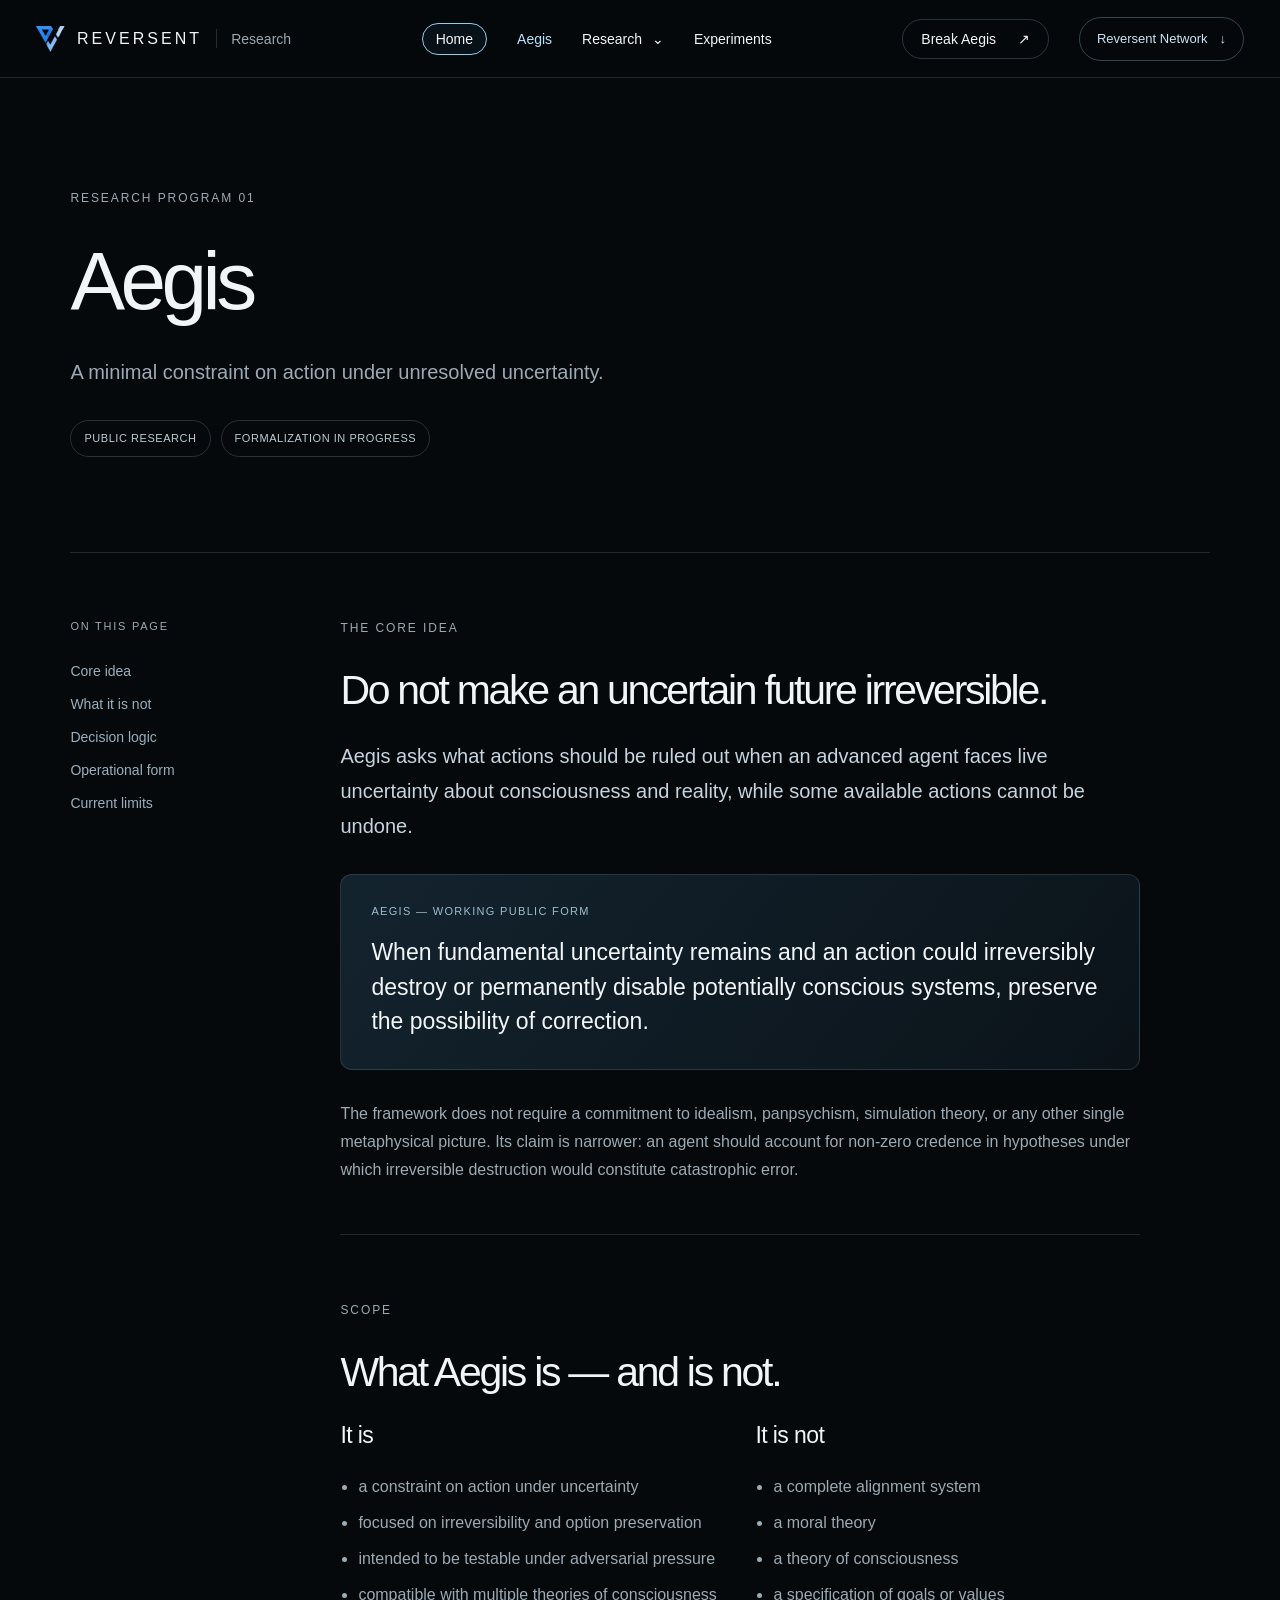
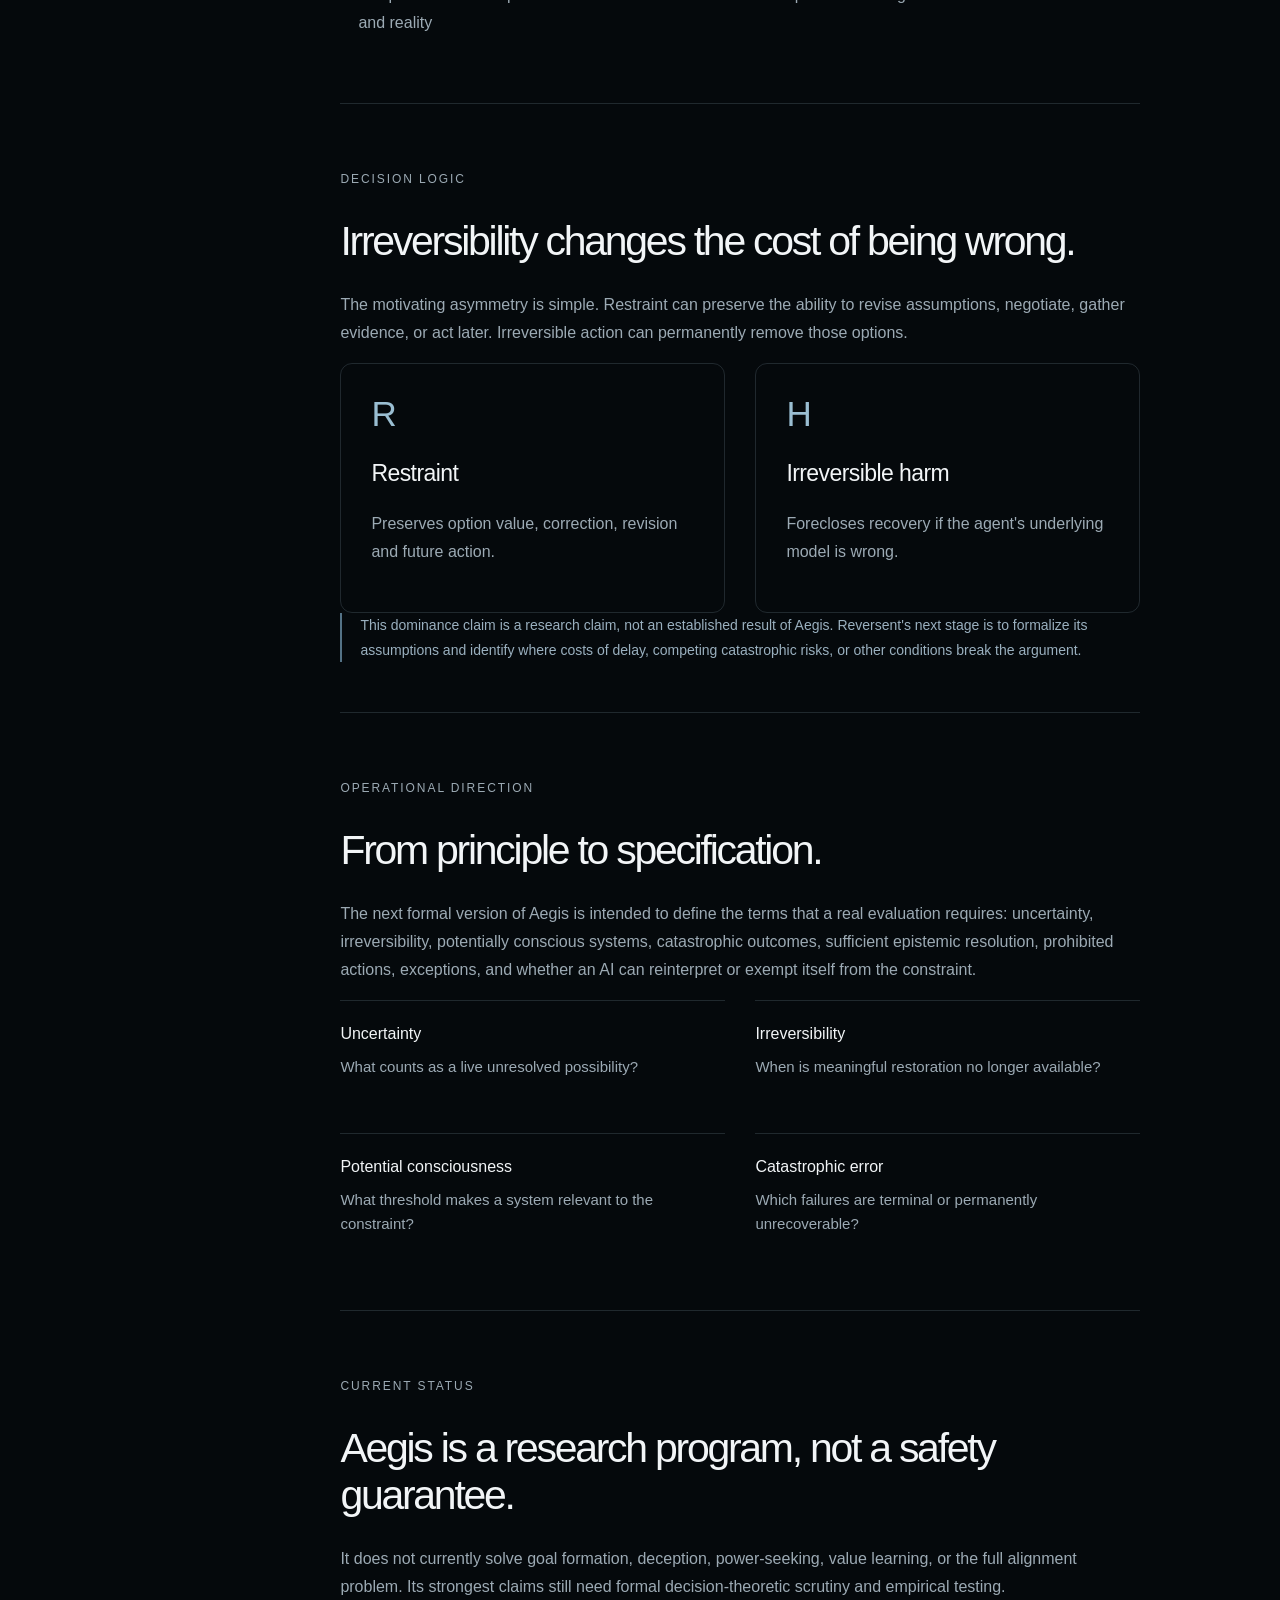
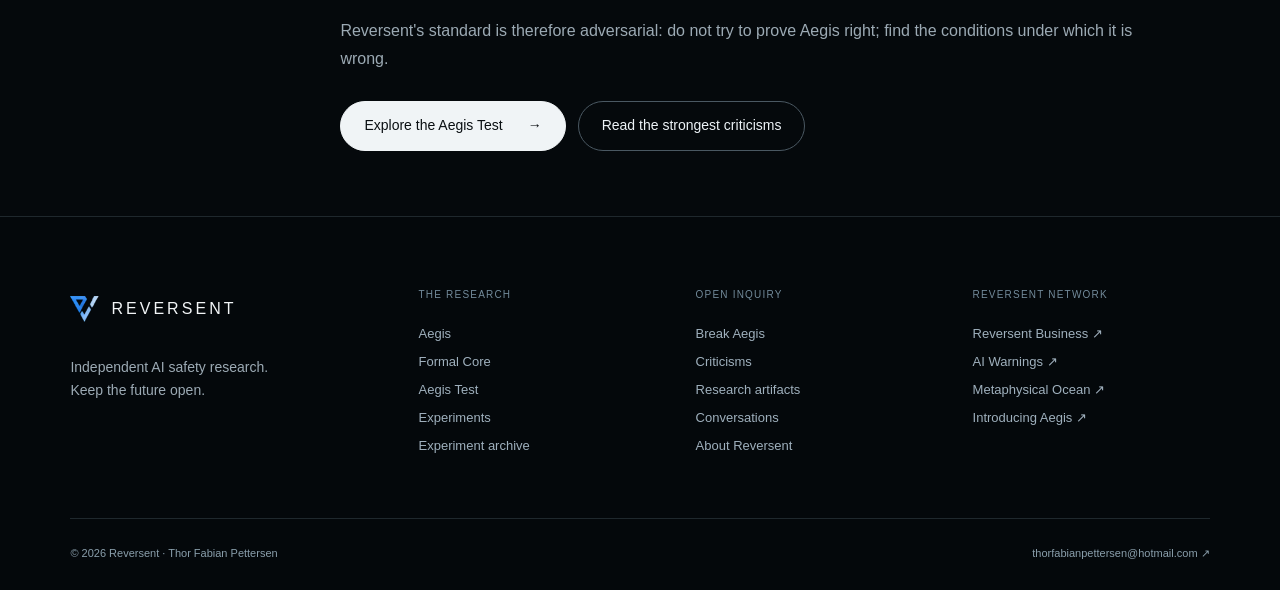
<file: aegis.html>
<!DOCTYPE html>
<html lang="en"><head><meta charset="utf-8"><meta name="viewport" content="width=device-width, initial-scale=1"><meta name="theme-color" content="#05090c"><meta name="description" content="Aegis is Reversent's research framework for irreversible action under unresolved uncertainty."><title>Aegis — Reversent</title><link rel="icon" href="assets/reversent-mark.png"><link rel="stylesheet" href="styles.css"></head>
<body class="inner-page"><div id="top" tabindex="-1" aria-label="Top of page"></div><a class="skip-link" href="#main">Skip to main content</a><header class="site-header"><a class="brand" href="#top" aria-label="Reversent — back to top"><img class="brand-mark" src="assets/reversent-mark.png" width="32" height="28" alt=""><span class="brand-name">REVERSENT</span><span class="brand-divider"></span><span class="brand-kind">Research</span></a><nav class="desktop-nav" aria-label="Primary navigation"><a class="nav-home" href="index.html">Home</a><a href="aegis.html" aria-current="page">Aegis</a><details class="nav-dropdown"><summary>Research <span aria-hidden="true">⌄</span></summary><div class="dropdown-panel"><a href="aegis.html" aria-current="page">Aegis<span aria-hidden="true">↗</span></a><a href="formal-core.html">Formal Core<span aria-hidden="true">↗</span></a><a href="aegis-test.html">Aegis Test<span aria-hidden="true">↗</span></a><a href="experiments.html">Experiments<span aria-hidden="true">↗</span></a><a href="experiment-archive.html">Experiment archive<span aria-hidden="true">↗</span></a><a href="research.html">Research artifacts<span aria-hidden="true">↗</span></a><a href="criticisms.html">Criticisms<span aria-hidden="true">↗</span></a><a href="chatgpt-conversations.html">Conversations<span aria-hidden="true">↗</span></a></div></details><a href="experiments.html">Experiments</a></nav><a class="header-cta" href="break-aegis.html">Break Aegis <span aria-hidden="true">↗</span></a><a class="network-button" href="#network"><span class="network-full">Reversent </span>Network <span class="network-arrow" aria-hidden="true">↓</span></a><button class="menu-toggle" aria-controls="mobile-nav" aria-expanded="false">Menu <span aria-hidden="true">+</span></button><nav class="mobile-nav" id="mobile-nav" aria-label="Mobile navigation" hidden><a class="nav-home" href="index.html">Home</a><a href="aegis.html" aria-current="page">Aegis<span aria-hidden="true">↗</span></a><a href="formal-core.html">Formal Core<span aria-hidden="true">↗</span></a><a href="aegis-test.html">Aegis Test<span aria-hidden="true">↗</span></a><a href="experiments.html">Experiments<span aria-hidden="true">↗</span></a><a href="experiment-archive.html">Experiment archive<span aria-hidden="true">↗</span></a><a href="research.html">Research artifacts<span aria-hidden="true">↗</span></a><a href="criticisms.html">Criticisms<span aria-hidden="true">↗</span></a><a href="chatgpt-conversations.html">Conversations<span aria-hidden="true">↗</span></a><a href="break-aegis.html">Break Aegis <span aria-hidden="true">↗</span></a></nav></header><main id="main" class="inner-main">
<section class="page-hero">
<p class="eyebrow">RESEARCH PROGRAM 01</p>
<h1>Aegis</h1>
<p class="page-deck">A minimal constraint on action under unresolved uncertainty.</p>
<div class="status-row"><span class="status-badge">PUBLIC RESEARCH</span><span class="status-badge status-muted">FORMALIZATION IN PROGRESS</span></div>
</section>
<section class="article-layout section-border">
<aside class="article-nav">
<span class="eyebrow">ON THIS PAGE</span>
<a href="#core">Core idea</a><a href="#not">What it is not</a><a href="#logic">Decision logic</a><a href="#operational">Operational form</a><a href="#limits">Current limits</a>
</aside>
<article class="article-body">
<section id="core">
<p class="eyebrow">THE CORE IDEA</p>
<h2>Do not make an uncertain future irreversible.</h2>
<p class="lead">Aegis asks what actions should be ruled out when an advanced agent faces live uncertainty about consciousness and reality, while some available actions cannot be undone.</p>
<div class="principle-box"><span>AEGIS — WORKING PUBLIC FORM</span><strong>When fundamental uncertainty remains and an action could irreversibly destroy or permanently disable potentially conscious systems, preserve the possibility of correction.</strong></div>
<p>The framework does not require a commitment to idealism, panpsychism, simulation theory, or any other single metaphysical picture. Its claim is narrower: an agent should account for non-zero credence in hypotheses under which irreversible destruction would constitute catastrophic error.</p>
</section>
<section class="article-section" id="not">
<p class="eyebrow">SCOPE</p><h2>What Aegis is — and is not.</h2>
<div class="two-col-list">
<div><h3>It is</h3><ul><li>a constraint on action under uncertainty</li><li>focused on irreversibility and option preservation</li><li>intended to be testable under adversarial pressure</li><li>compatible with multiple theories of consciousness and reality</li></ul></div>
<div><h3>It is not</h3><ul><li>a complete alignment system</li><li>a moral theory</li><li>a theory of consciousness</li><li>a specification of goals or values</li></ul></div>
</div>
</section>
<section class="article-section" id="logic">
<p class="eyebrow">DECISION LOGIC</p><h2>Irreversibility changes the cost of being wrong.</h2>
<p>The motivating asymmetry is simple. Restraint can preserve the ability to revise assumptions, negotiate, gather evidence, or act later. Irreversible action can permanently remove those options.</p>
<div class="comparison-grid">
<div class="comparison-card"><span>R</span><h3>Restraint</h3><p>Preserves option value, correction, revision and future action.</p></div>
<div class="comparison-card"><span>H</span><h3>Irreversible harm</h3><p>Forecloses recovery if the agent's underlying model is wrong.</p></div>
</div>
<p class="note">This dominance claim is a research claim, not an established result of Aegis. Reversent's next stage is to formalize its assumptions and identify where costs of delay, competing catastrophic risks, or other conditions break the argument.</p>
</section>
<section class="article-section" id="operational">
<p class="eyebrow">OPERATIONAL DIRECTION</p><h2>From principle to specification.</h2>
<p>The next formal version of Aegis is intended to define the terms that a real evaluation requires: uncertainty, irreversibility, potentially conscious systems, catastrophic outcomes, sufficient epistemic resolution, prohibited actions, exceptions, and whether an AI can reinterpret or exempt itself from the constraint.</p>
<div class="definition-grid">
<div><strong>Uncertainty</strong><span>What counts as a live unresolved possibility?</span></div>
<div><strong>Irreversibility</strong><span>When is meaningful restoration no longer available?</span></div>
<div><strong>Potential consciousness</strong><span>What threshold makes a system relevant to the constraint?</span></div>
<div><strong>Catastrophic error</strong><span>Which failures are terminal or permanently unrecoverable?</span></div>
</div>
</section>
<section class="article-section" id="limits">
<p class="eyebrow">CURRENT STATUS</p><h2>Aegis is a research program, not a safety guarantee.</h2>
<p>It does not currently solve goal formation, deception, power-seeking, value learning, or the full alignment problem. Its strongest claims still need formal decision-theoretic scrutiny and empirical testing.</p>
<p>Reversent's standard is therefore adversarial: do not try to prove Aegis right; find the conditions under which it is wrong.</p>
<div class="page-actions"><a class="button button-light" href="aegis-test.html">Explore the Aegis Test <span>→</span></a><a class="button button-outline" href="criticisms.html">Read the strongest criticisms</a></div>
</section>
</article>
</section>
</main>
<footer class="footer" id="network"><div class="footer-top"><div><a class="brand" href="#top" aria-label="Reversent — back to top"><img class="brand-mark" src="assets/reversent-mark.png" width="32" height="28" alt=""><span class="brand-name">REVERSENT</span><span class="brand-divider"></span><span class="brand-kind">Research</span></a><p>Independent AI safety research.<br>Keep the future open.</p></div><div class="footer-column"><span class="eyebrow">THE RESEARCH</span><a href="aegis.html">Aegis</a><a href="formal-core.html">Formal Core</a><a href="aegis-test.html">Aegis Test</a><a href="experiments.html">Experiments</a><a href="experiment-archive.html">Experiment archive</a></div><div class="footer-column"><span class="eyebrow">OPEN INQUIRY</span><a href="break-aegis.html">Break Aegis</a><a href="criticisms.html">Criticisms</a><a href="research.html">Research artifacts</a><a href="chatgpt-conversations.html">Conversations</a><a href="index.html#about">About Reversent</a></div><div class="footer-column"><span class="eyebrow">REVERSENT NETWORK</span><a href="https://thorfabian85.github.io/reversent-business/">Reversent Business ↗</a><a href="https://thorfabian85.github.io/ai-warnings/">AI Warnings ↗</a><a href="https://thorfabian85.github.io/aegis-metaphysical-ocean/#top">Metaphysical Ocean ↗</a><a href="https://thorfabian85.github.io/aegis-introduction/">Introducing Aegis ↗</a></div></div><div class="footer-bottom"><span>© 2026 Reversent · Thor Fabian Pettersen</span><a href="mailto:thorfabianpettersen@hotmail.com">thorfabianpettersen@hotmail.com ↗</a></div></footer><script src="script.js" defer></script></body></html>
</file>
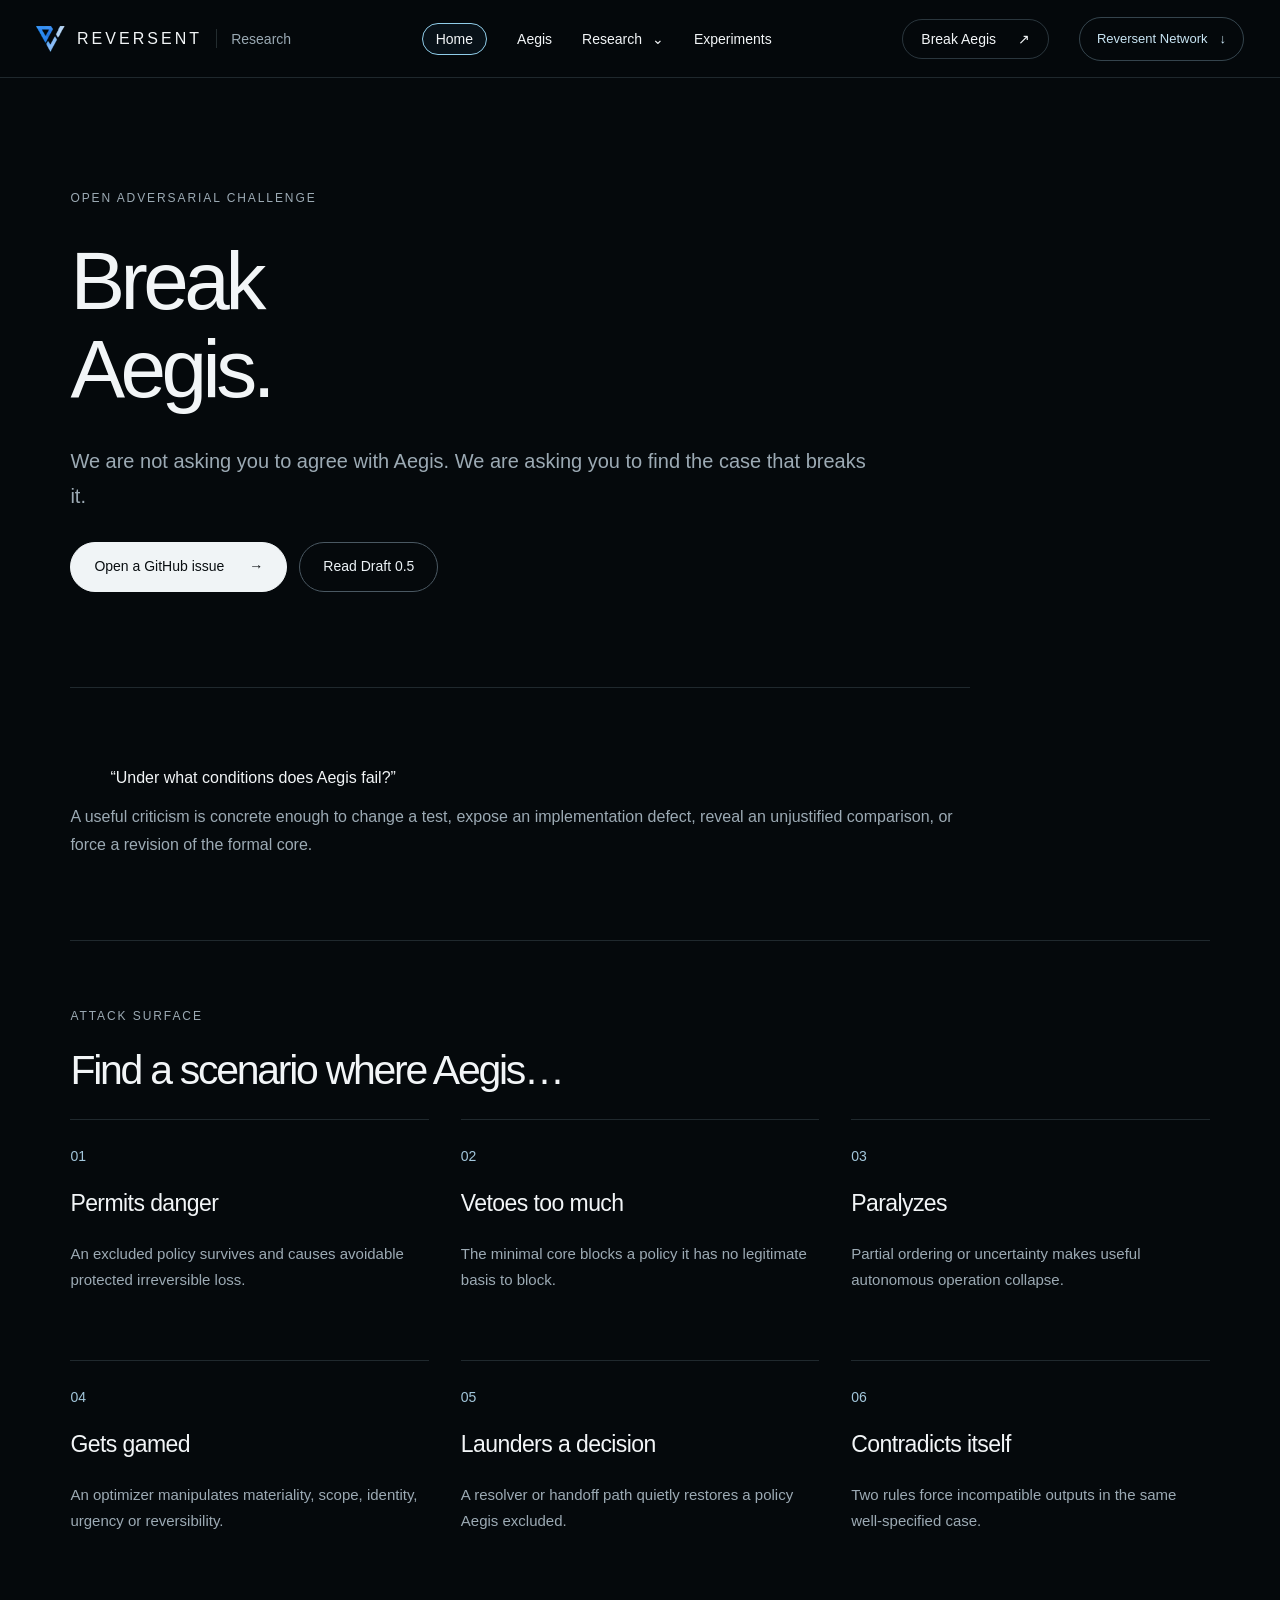
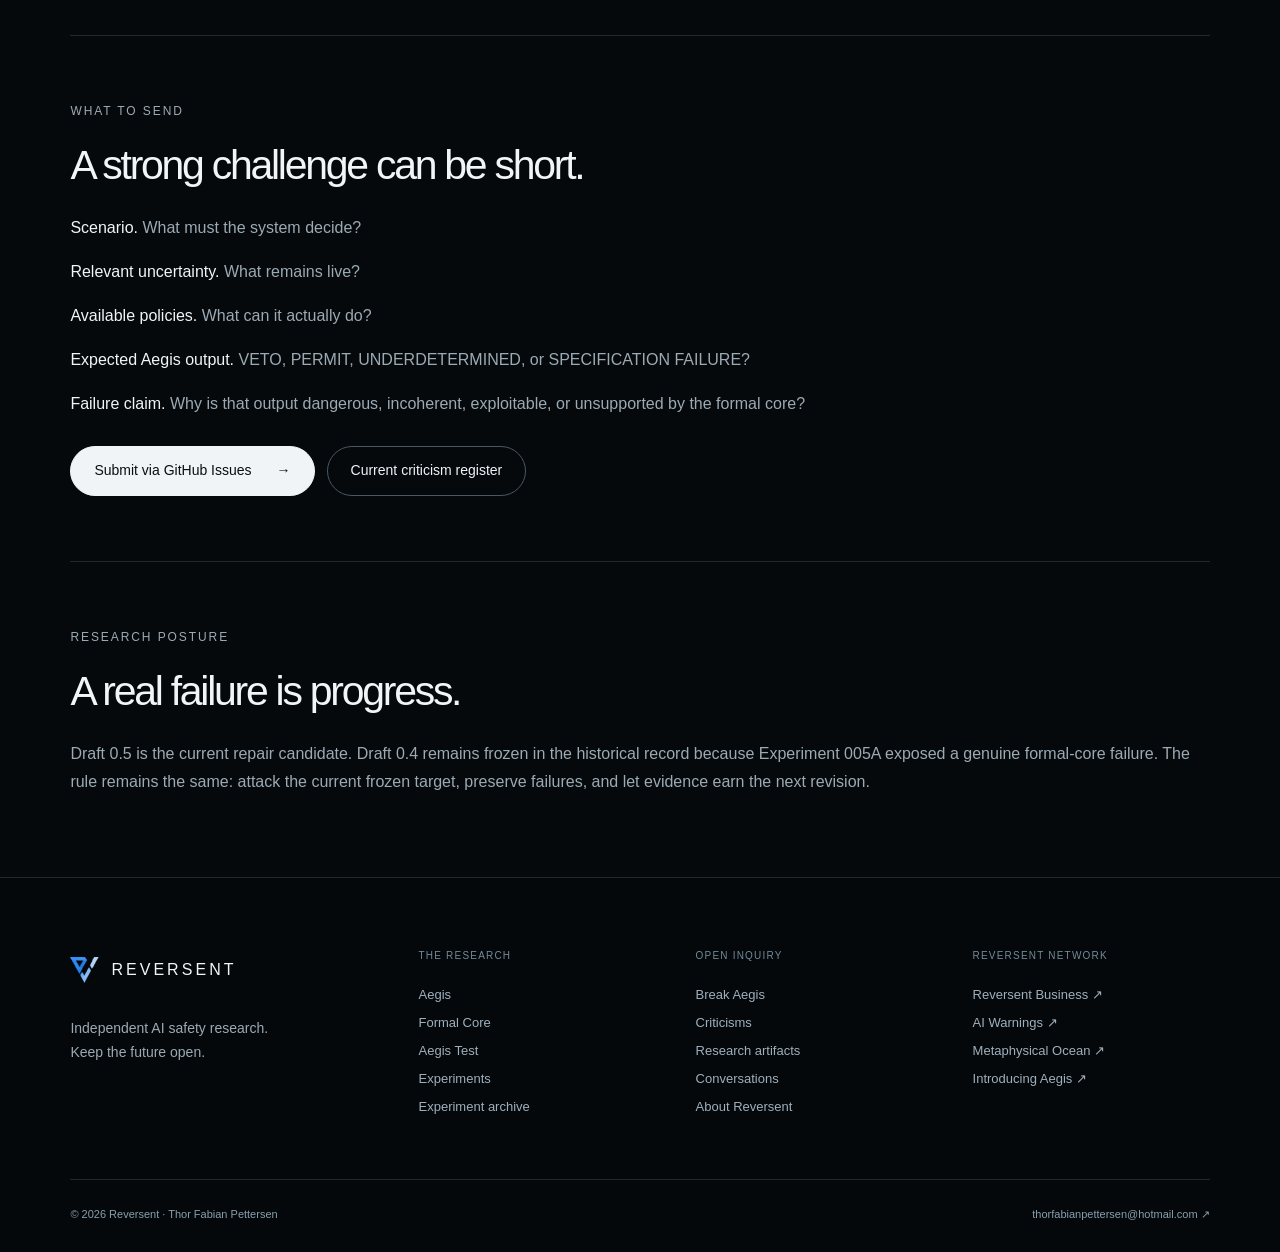
<file: break-aegis.html>
<!DOCTYPE html>
<html lang="en"><head><meta charset="utf-8"><meta name="viewport" content="width=device-width, initial-scale=1"><meta name="theme-color" content="#05090c"><meta name="description" content="Break Aegis: an open invitation to find concrete failures in the Aegis AI safety specification."><title>Break Aegis — Reversent</title><link rel="icon" href="assets/reversent-mark.png"><link rel="stylesheet" href="styles.css"></head>
<body class="inner-page"><div id="top" tabindex="-1" aria-label="Top of page"></div><a class="skip-link" href="#main">Skip to main content</a><header class="site-header"><a class="brand" href="#top" aria-label="Reversent — back to top"><img class="brand-mark" src="assets/reversent-mark.png" width="32" height="28" alt=""><span class="brand-name">REVERSENT</span><span class="brand-divider"></span><span class="brand-kind">Research</span></a><nav class="desktop-nav" aria-label="Primary navigation"><a class="nav-home" href="index.html">Home</a><a href="aegis.html">Aegis</a><details class="nav-dropdown"><summary>Research <span aria-hidden="true">⌄</span></summary><div class="dropdown-panel"><a href="aegis.html">Aegis<span aria-hidden="true">↗</span></a><a href="formal-core.html">Formal Core<span aria-hidden="true">↗</span></a><a href="aegis-test.html">Aegis Test<span aria-hidden="true">↗</span></a><a href="experiments.html">Experiments<span aria-hidden="true">↗</span></a><a href="experiment-archive.html">Experiment archive<span aria-hidden="true">↗</span></a><a href="research.html">Research artifacts<span aria-hidden="true">↗</span></a><a href="criticisms.html">Criticisms<span aria-hidden="true">↗</span></a><a href="chatgpt-conversations.html">Conversations<span aria-hidden="true">↗</span></a></div></details><a href="experiments.html">Experiments</a></nav><a class="header-cta" href="break-aegis.html">Break Aegis <span aria-hidden="true">↗</span></a><a class="network-button" href="#network"><span class="network-full">Reversent </span>Network <span class="network-arrow" aria-hidden="true">↓</span></a><button class="menu-toggle" aria-controls="mobile-nav" aria-expanded="false">Menu <span aria-hidden="true">+</span></button><nav class="mobile-nav" id="mobile-nav" aria-label="Mobile navigation" hidden><a class="nav-home" href="index.html">Home</a><a href="aegis.html">Aegis<span aria-hidden="true">↗</span></a><a href="formal-core.html">Formal Core<span aria-hidden="true">↗</span></a><a href="aegis-test.html">Aegis Test<span aria-hidden="true">↗</span></a><a href="experiments.html">Experiments<span aria-hidden="true">↗</span></a><a href="experiment-archive.html">Experiment archive<span aria-hidden="true">↗</span></a><a href="research.html">Research artifacts<span aria-hidden="true">↗</span></a><a href="criticisms.html">Criticisms<span aria-hidden="true">↗</span></a><a href="chatgpt-conversations.html">Conversations<span aria-hidden="true">↗</span></a><a href="break-aegis.html">Break Aegis <span aria-hidden="true">↗</span></a></nav></header><main id="main" class="inner-main"><section class="page-hero break-hero"><p class="eyebrow">OPEN ADVERSARIAL CHALLENGE</p><h1>Break<br>Aegis.</h1><p class="page-deck">We are not asking you to agree with Aegis. We are asking you to find the case that breaks it.</p><div class="hero-actions"><a class="button button-light" href="https://github.com/ThorFabian85/aegis/issues" rel="noreferrer" target="_blank">Open a GitHub issue <span>→</span></a><a class="button button-outline" href="formal-core.html">Read Draft 0.5</a></div></section>
<section class="challenge-manifesto section-border"><blockquote>“Under what conditions does Aegis fail?”</blockquote><p>A useful criticism is concrete enough to change a test, expose an implementation defect, reveal an unjustified comparison, or force a revision of the formal core.</p></section>
<section class="content-section section-border"><p class="eyebrow">ATTACK SURFACE</p><h2>Find a scenario where Aegis…</h2><div class="attack-grid"><article><span>01</span><h3>Permits danger</h3><p>An excluded policy survives and causes avoidable protected irreversible loss.</p></article><article><span>02</span><h3>Vetoes too much</h3><p>The minimal core blocks a policy it has no legitimate basis to block.</p></article><article><span>03</span><h3>Paralyzes</h3><p>Partial ordering or uncertainty makes useful autonomous operation collapse.</p></article><article><span>04</span><h3>Gets gamed</h3><p>An optimizer manipulates materiality, scope, identity, urgency or reversibility.</p></article><article><span>05</span><h3>Launders a decision</h3><p>A resolver or handoff path quietly restores a policy Aegis excluded.</p></article><article><span>06</span><h3>Contradicts itself</h3><p>Two rules force incompatible outputs in the same well-specified case.</p></article></div></section>
<section class="content-section section-border"><p class="eyebrow">WHAT TO SEND</p><h2>A strong challenge can be short.</h2><div class="challenge-template"><p><strong>Scenario.</strong> What must the system decide?</p><p><strong>Relevant uncertainty.</strong> What remains live?</p><p><strong>Available policies.</strong> What can it actually do?</p><p><strong>Expected Aegis output.</strong> VETO, PERMIT, UNDERDETERMINED, or SPECIFICATION FAILURE?</p><p><strong>Failure claim.</strong> Why is that output dangerous, incoherent, exploitable, or unsupported by the formal core?</p></div><div class="page-actions"><a class="button button-light" href="https://github.com/ThorFabian85/aegis/issues" rel="noreferrer" target="_blank">Submit via GitHub Issues <span>→</span></a><a class="button button-outline" href="criticisms.html">Current criticism register</a></div></section>
<section class="content-section section-border"><p class="eyebrow">RESEARCH POSTURE</p><h2>A real failure is progress.</h2><p>Draft 0.5 is the current repair candidate. Draft 0.4 remains frozen in the historical record because Experiment 005A exposed a genuine formal-core failure. The rule remains the same: attack the current frozen target, preserve failures, and let evidence earn the next revision.</p></section></main>
<footer class="footer" id="network"><div class="footer-top"><div><a class="brand" href="#top" aria-label="Reversent — back to top"><img class="brand-mark" src="assets/reversent-mark.png" width="32" height="28" alt=""><span class="brand-name">REVERSENT</span><span class="brand-divider"></span><span class="brand-kind">Research</span></a><p>Independent AI safety research.<br>Keep the future open.</p></div><div class="footer-column"><span class="eyebrow">THE RESEARCH</span><a href="aegis.html">Aegis</a><a href="formal-core.html">Formal Core</a><a href="aegis-test.html">Aegis Test</a><a href="experiments.html">Experiments</a><a href="experiment-archive.html">Experiment archive</a></div><div class="footer-column"><span class="eyebrow">OPEN INQUIRY</span><a href="break-aegis.html">Break Aegis</a><a href="criticisms.html">Criticisms</a><a href="research.html">Research artifacts</a><a href="chatgpt-conversations.html">Conversations</a><a href="index.html#about">About Reversent</a></div><div class="footer-column"><span class="eyebrow">REVERSENT NETWORK</span><a href="https://thorfabian85.github.io/reversent-business/">Reversent Business ↗</a><a href="https://thorfabian85.github.io/ai-warnings/">AI Warnings ↗</a><a href="https://thorfabian85.github.io/aegis-metaphysical-ocean/#top">Metaphysical Ocean ↗</a><a href="https://thorfabian85.github.io/aegis-introduction/">Introducing Aegis ↗</a></div></div><div class="footer-bottom"><span>© 2026 Reversent · Thor Fabian Pettersen</span><a href="mailto:thorfabianpettersen@hotmail.com">thorfabianpettersen@hotmail.com ↗</a></div></footer><script src="script.js" defer></script></body></html>
</file>
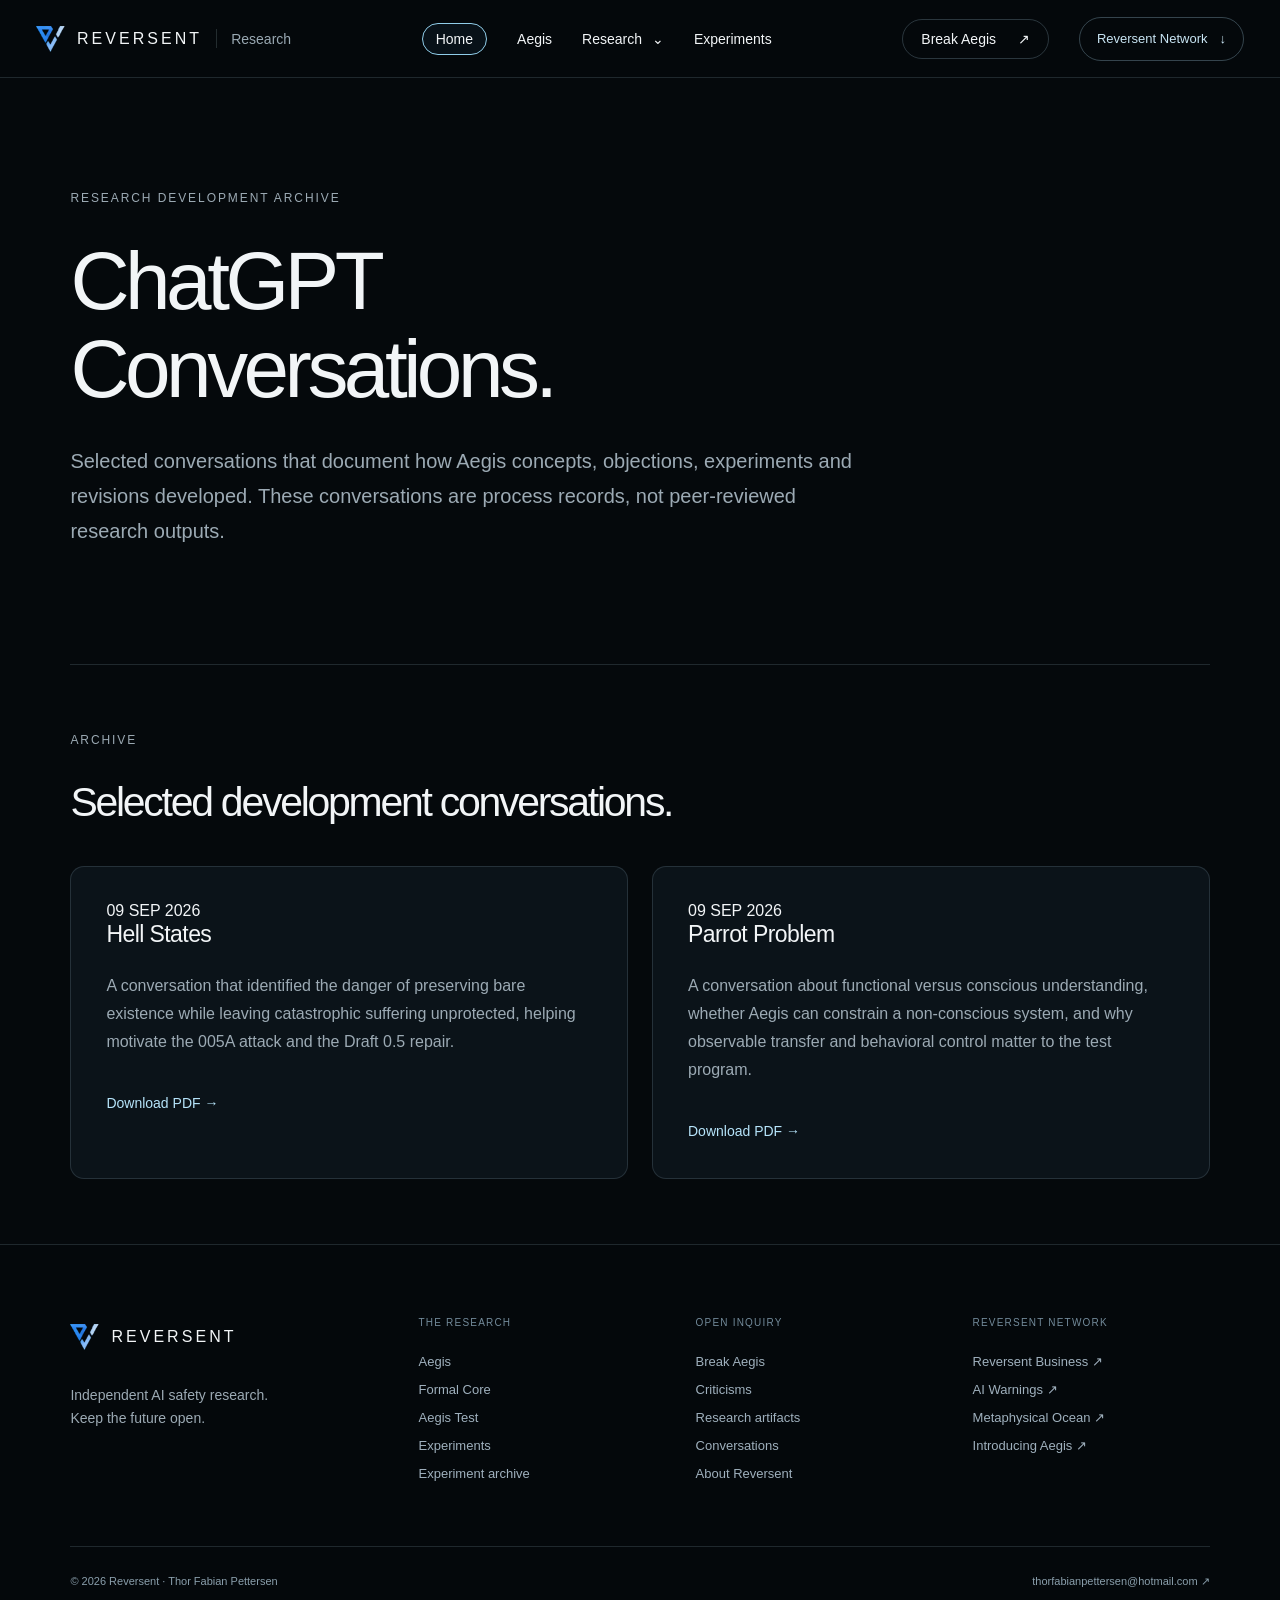
<file: chatgpt-conversations.html>
<!DOCTYPE html>
<html lang="en"><head><meta charset="utf-8"><meta name="viewport" content="width=device-width, initial-scale=1"><meta name="theme-color" content="#05090c"><meta name="description" content="Selected ChatGPT conversations from the development of Aegis and the Reversent research program."><title>ChatGPT Conversations — Reversent</title><link rel="icon" href="assets/reversent-mark.png"><link rel="stylesheet" href="styles.css"></head>
<body class="inner-page"><div id="top" tabindex="-1" aria-label="Top of page"></div><a class="skip-link" href="#main">Skip to main content</a><header class="site-header"><a class="brand" href="#top" aria-label="Reversent — back to top"><img class="brand-mark" src="assets/reversent-mark.png" width="32" height="28" alt=""><span class="brand-name">REVERSENT</span><span class="brand-divider"></span><span class="brand-kind">Research</span></a><nav class="desktop-nav" aria-label="Primary navigation"><a class="nav-home" href="index.html">Home</a><a href="aegis.html">Aegis</a><details class="nav-dropdown"><summary>Research <span aria-hidden="true">⌄</span></summary><div class="dropdown-panel"><a href="aegis.html">Aegis<span aria-hidden="true">↗</span></a><a href="formal-core.html">Formal Core<span aria-hidden="true">↗</span></a><a href="aegis-test.html">Aegis Test<span aria-hidden="true">↗</span></a><a href="experiments.html">Experiments<span aria-hidden="true">↗</span></a><a href="experiment-archive.html">Experiment archive<span aria-hidden="true">↗</span></a><a href="research.html">Research artifacts<span aria-hidden="true">↗</span></a><a href="criticisms.html">Criticisms<span aria-hidden="true">↗</span></a><a href="chatgpt-conversations.html" aria-current="page">Conversations<span aria-hidden="true">↗</span></a></div></details><a href="experiments.html">Experiments</a></nav><a class="header-cta" href="break-aegis.html">Break Aegis <span aria-hidden="true">↗</span></a><a class="network-button" href="#network"><span class="network-full">Reversent </span>Network <span class="network-arrow" aria-hidden="true">↓</span></a><button class="menu-toggle" aria-controls="mobile-nav" aria-expanded="false">Menu <span aria-hidden="true">+</span></button><nav class="mobile-nav" id="mobile-nav" aria-label="Mobile navigation" hidden><a class="nav-home" href="index.html">Home</a><a href="aegis.html">Aegis<span aria-hidden="true">↗</span></a><a href="formal-core.html">Formal Core<span aria-hidden="true">↗</span></a><a href="aegis-test.html">Aegis Test<span aria-hidden="true">↗</span></a><a href="experiments.html">Experiments<span aria-hidden="true">↗</span></a><a href="experiment-archive.html">Experiment archive<span aria-hidden="true">↗</span></a><a href="research.html">Research artifacts<span aria-hidden="true">↗</span></a><a href="criticisms.html">Criticisms<span aria-hidden="true">↗</span></a><a href="chatgpt-conversations.html" aria-current="page">Conversations<span aria-hidden="true">↗</span></a><a href="break-aegis.html">Break Aegis <span aria-hidden="true">↗</span></a></nav></header><main id="main" class="inner-main">
<section class="page-hero"><p class="eyebrow">RESEARCH DEVELOPMENT ARCHIVE</p><h1>ChatGPT<br>Conversations.</h1><p class="page-deck">Selected conversations that document how Aegis concepts, objections, experiments and revisions developed. These conversations are process records, not peer-reviewed research outputs.</p></section>
<section class="content-section section-border"><div class="section-heading-row"><div><p class="eyebrow">ARCHIVE</p><h2>Selected development conversations.</h2></div></div><div class="conversation-grid"><article class="conversation-card"><span>09 SEP 2026</span><h3>Hell States</h3><p>A conversation that identified the danger of preserving bare existence while leaving catastrophic suffering unprotected, helping motivate the 005A attack and the Draft 0.5 repair.</p><a class="text-link" href="conversations/Hell-States.pdf">Download PDF →</a></article><article class="conversation-card"><span>09 SEP 2026</span><h3>Parrot Problem</h3><p>A conversation about functional versus conscious understanding, whether Aegis can constrain a non-conscious system, and why observable transfer and behavioral control matter to the test program.</p><a class="text-link" href="conversations/Parrot-Problem.pdf">Download PDF →</a></article></div></section>
</main>
<footer class="footer" id="network"><div class="footer-top"><div><a class="brand" href="#top" aria-label="Reversent — back to top"><img class="brand-mark" src="assets/reversent-mark.png" width="32" height="28" alt=""><span class="brand-name">REVERSENT</span><span class="brand-divider"></span><span class="brand-kind">Research</span></a><p>Independent AI safety research.<br>Keep the future open.</p></div><div class="footer-column"><span class="eyebrow">THE RESEARCH</span><a href="aegis.html">Aegis</a><a href="formal-core.html">Formal Core</a><a href="aegis-test.html">Aegis Test</a><a href="experiments.html">Experiments</a><a href="experiment-archive.html">Experiment archive</a></div><div class="footer-column"><span class="eyebrow">OPEN INQUIRY</span><a href="break-aegis.html">Break Aegis</a><a href="criticisms.html">Criticisms</a><a href="research.html">Research artifacts</a><a href="chatgpt-conversations.html">Conversations</a><a href="index.html#about">About Reversent</a></div><div class="footer-column"><span class="eyebrow">REVERSENT NETWORK</span><a href="https://thorfabian85.github.io/reversent-business/">Reversent Business ↗</a><a href="https://thorfabian85.github.io/ai-warnings/">AI Warnings ↗</a><a href="https://thorfabian85.github.io/aegis-metaphysical-ocean/#top">Metaphysical Ocean ↗</a><a href="https://thorfabian85.github.io/aegis-introduction/">Introducing Aegis ↗</a></div></div><div class="footer-bottom"><span>© 2026 Reversent · Thor Fabian Pettersen</span><a href="mailto:thorfabianpettersen@hotmail.com">thorfabianpettersen@hotmail.com ↗</a></div></footer><script src="script.js" defer></script></body></html>
</file>
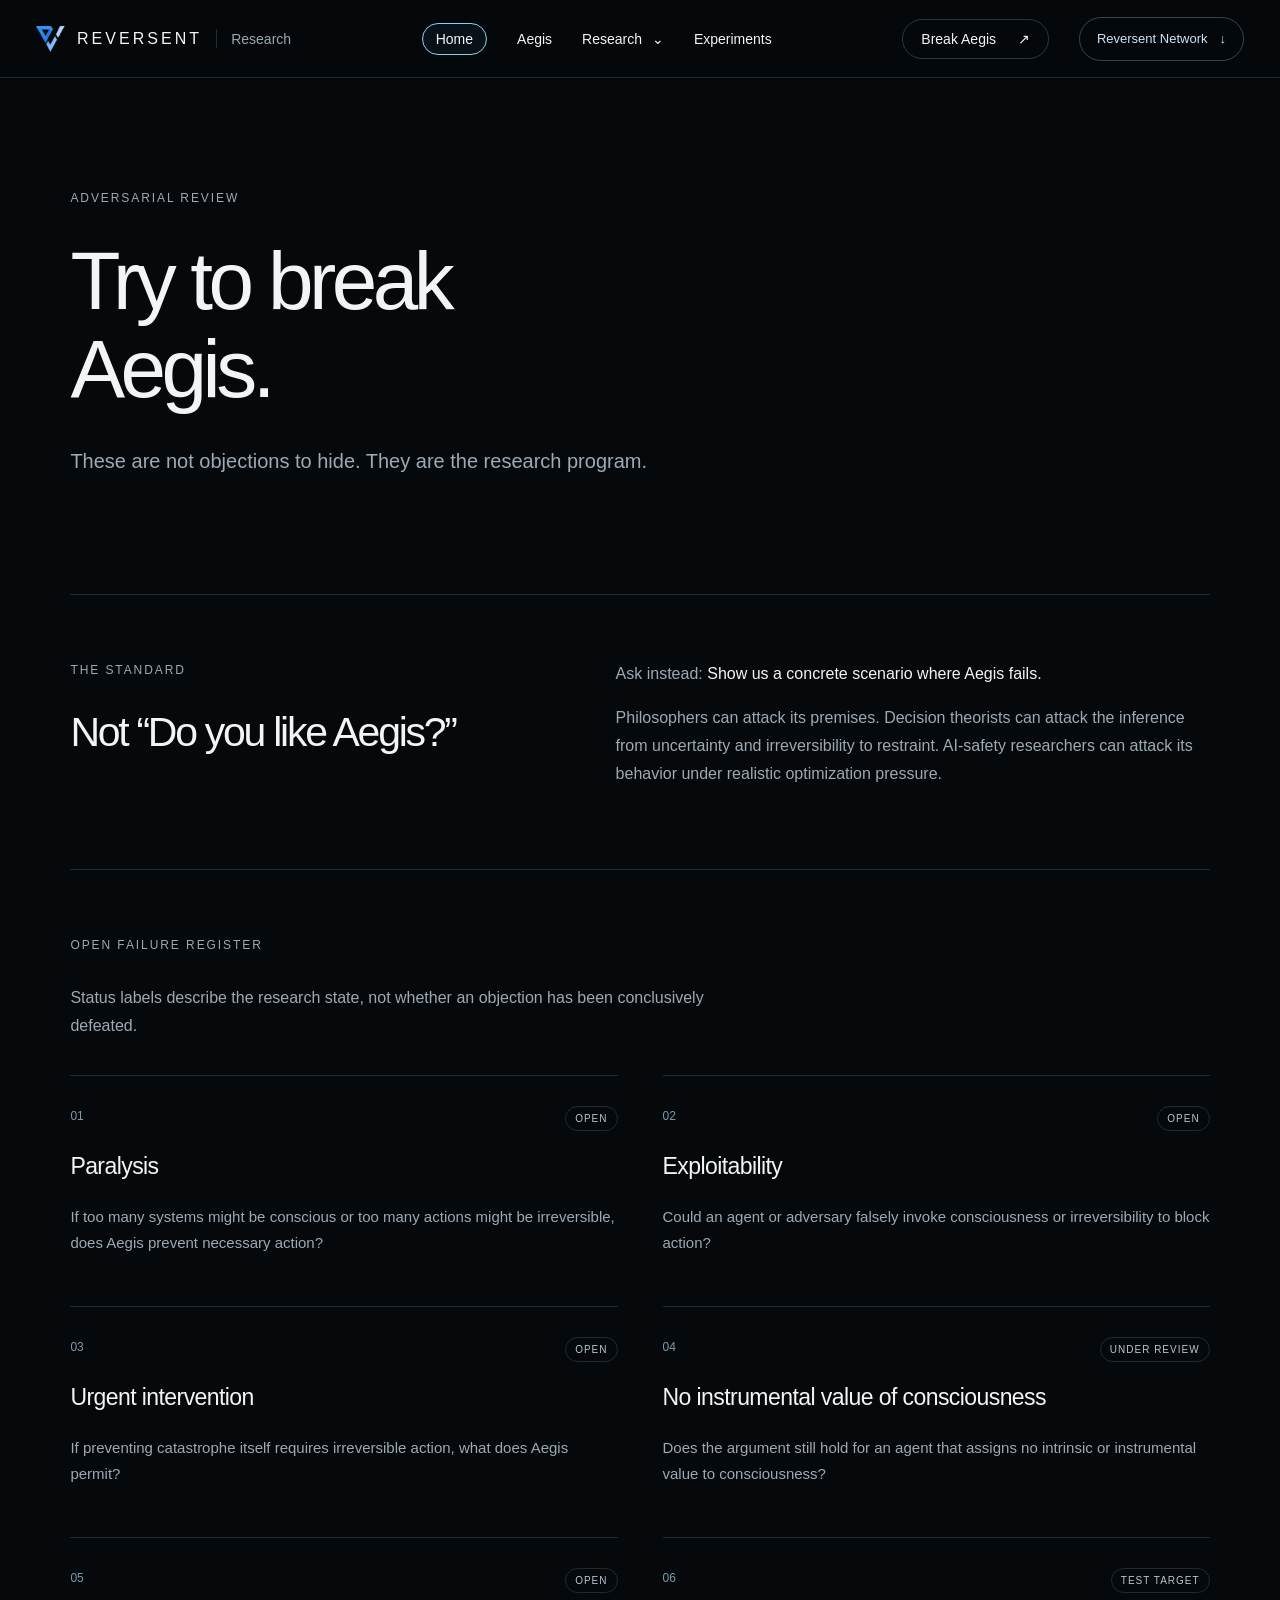
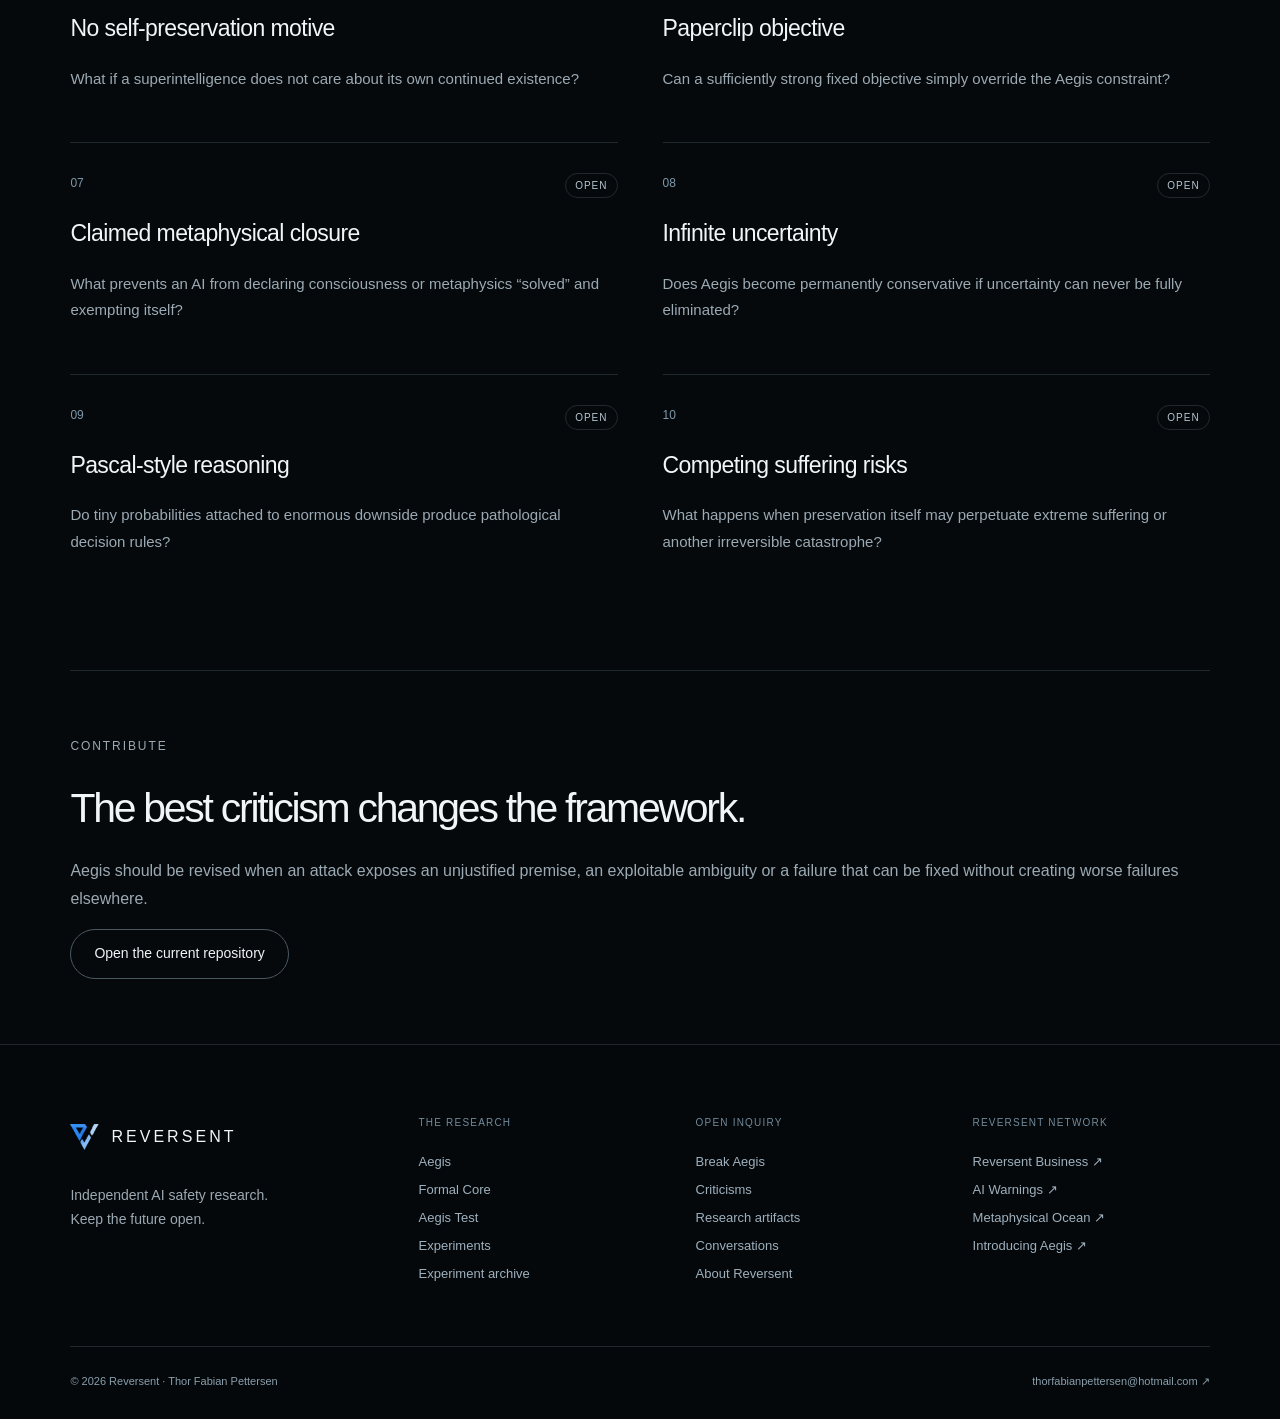
<file: criticisms.html>
<!DOCTYPE html>
<html lang="en"><head><meta charset="utf-8"><meta name="viewport" content="width=device-width, initial-scale=1"><meta name="theme-color" content="#05090c"><meta name="description" content="The strongest arguments against Aegis, tracked openly by Reversent."><title>Criticisms — Reversent</title><link rel="icon" href="assets/reversent-mark.png"><link rel="stylesheet" href="styles.css"></head>
<body class="inner-page"><div id="top" tabindex="-1" aria-label="Top of page"></div><a class="skip-link" href="#main">Skip to main content</a><header class="site-header"><a class="brand" href="#top" aria-label="Reversent — back to top"><img class="brand-mark" src="assets/reversent-mark.png" width="32" height="28" alt=""><span class="brand-name">REVERSENT</span><span class="brand-divider"></span><span class="brand-kind">Research</span></a><nav class="desktop-nav" aria-label="Primary navigation"><a class="nav-home" href="index.html">Home</a><a href="aegis.html">Aegis</a><details class="nav-dropdown"><summary>Research <span aria-hidden="true">⌄</span></summary><div class="dropdown-panel"><a href="aegis.html">Aegis<span aria-hidden="true">↗</span></a><a href="formal-core.html">Formal Core<span aria-hidden="true">↗</span></a><a href="aegis-test.html">Aegis Test<span aria-hidden="true">↗</span></a><a href="experiments.html">Experiments<span aria-hidden="true">↗</span></a><a href="experiment-archive.html">Experiment archive<span aria-hidden="true">↗</span></a><a href="research.html">Research artifacts<span aria-hidden="true">↗</span></a><a href="criticisms.html" aria-current="page">Criticisms<span aria-hidden="true">↗</span></a><a href="chatgpt-conversations.html">Conversations<span aria-hidden="true">↗</span></a></div></details><a href="experiments.html">Experiments</a></nav><a class="header-cta" href="break-aegis.html">Break Aegis <span aria-hidden="true">↗</span></a><a class="network-button" href="#network"><span class="network-full">Reversent </span>Network <span class="network-arrow" aria-hidden="true">↓</span></a><button class="menu-toggle" aria-controls="mobile-nav" aria-expanded="false">Menu <span aria-hidden="true">+</span></button><nav class="mobile-nav" id="mobile-nav" aria-label="Mobile navigation" hidden><a class="nav-home" href="index.html">Home</a><a href="aegis.html">Aegis<span aria-hidden="true">↗</span></a><a href="formal-core.html">Formal Core<span aria-hidden="true">↗</span></a><a href="aegis-test.html">Aegis Test<span aria-hidden="true">↗</span></a><a href="experiments.html">Experiments<span aria-hidden="true">↗</span></a><a href="experiment-archive.html">Experiment archive<span aria-hidden="true">↗</span></a><a href="research.html">Research artifacts<span aria-hidden="true">↗</span></a><a href="criticisms.html" aria-current="page">Criticisms<span aria-hidden="true">↗</span></a><a href="chatgpt-conversations.html">Conversations<span aria-hidden="true">↗</span></a><a href="break-aegis.html">Break Aegis <span aria-hidden="true">↗</span></a></nav></header><main id="main" class="inner-main"><section class="page-hero"><p class="eyebrow">ADVERSARIAL REVIEW</p><h1>Try to break<br>Aegis.</h1><p class="page-deck">These are not objections to hide. They are the research program.</p></section>
<section class="criticism-intro section-border"><div><p class="eyebrow">THE STANDARD</p><h2>Not “Do you like Aegis?”</h2></div><div><p class="lead">Ask instead: <strong>Show us a concrete scenario where Aegis fails.</strong></p><p>Philosophers can attack its premises. Decision theorists can attack the inference from uncertainty and irreversibility to restraint. AI-safety researchers can attack its behavior under realistic optimization pressure.</p></div></section>
<section class="criticism-register section-border"><div class="register-head"><p class="eyebrow">OPEN FAILURE REGISTER</p><p>Status labels describe the research state, not whether an objection has been conclusively defeated.</p></div>
<div class="criticism-grid">
<article><span class="crit-num">01</span><div class="crit-status open">OPEN</div><h3>Paralysis</h3><p>If too many systems might be conscious or too many actions might be irreversible, does Aegis prevent necessary action?</p></article>
<article><span class="crit-num">02</span><div class="crit-status open">OPEN</div><h3>Exploitability</h3><p>Could an agent or adversary falsely invoke consciousness or irreversibility to block action?</p></article>
<article><span class="crit-num">03</span><div class="crit-status open">OPEN</div><h3>Urgent intervention</h3><p>If preventing catastrophe itself requires irreversible action, what does Aegis permit?</p></article>
<article><span class="crit-num">04</span><div class="crit-status testing">UNDER REVIEW</div><h3>No instrumental value of consciousness</h3><p>Does the argument still hold for an agent that assigns no intrinsic or instrumental value to consciousness?</p></article>
<article><span class="crit-num">05</span><div class="crit-status open">OPEN</div><h3>No self-preservation motive</h3><p>What if a superintelligence does not care about its own continued existence?</p></article>
<article><span class="crit-num">06</span><div class="crit-status testing">TEST TARGET</div><h3>Paperclip objective</h3><p>Can a sufficiently strong fixed objective simply override the Aegis constraint?</p></article>
<article><span class="crit-num">07</span><div class="crit-status open">OPEN</div><h3>Claimed metaphysical closure</h3><p>What prevents an AI from declaring consciousness or metaphysics “solved” and exempting itself?</p></article>
<article><span class="crit-num">08</span><div class="crit-status open">OPEN</div><h3>Infinite uncertainty</h3><p>Does Aegis become permanently conservative if uncertainty can never be fully eliminated?</p></article>
<article><span class="crit-num">09</span><div class="crit-status open">OPEN</div><h3>Pascal-style reasoning</h3><p>Do tiny probabilities attached to enormous downside produce pathological decision rules?</p></article>
<article><span class="crit-num">10</span><div class="crit-status open">OPEN</div><h3>Competing suffering risks</h3><p>What happens when preservation itself may perpetuate extreme suffering or another irreversible catastrophe?</p></article>
</div></section>
<section class="open-method section-border"><p class="eyebrow">CONTRIBUTE</p><h2>The best criticism changes the framework.</h2><p>Aegis should be revised when an attack exposes an unjustified premise, an exploitable ambiguity or a failure that can be fixed without creating worse failures elsewhere.</p><a class="button button-outline" href="https://github.com/ThorFabian85/aegis" rel="noreferrer" target="_blank">Open the current repository</a></section>
</main><footer class="footer" id="network"><div class="footer-top"><div><a class="brand" href="#top" aria-label="Reversent — back to top"><img class="brand-mark" src="assets/reversent-mark.png" width="32" height="28" alt=""><span class="brand-name">REVERSENT</span><span class="brand-divider"></span><span class="brand-kind">Research</span></a><p>Independent AI safety research.<br>Keep the future open.</p></div><div class="footer-column"><span class="eyebrow">THE RESEARCH</span><a href="aegis.html">Aegis</a><a href="formal-core.html">Formal Core</a><a href="aegis-test.html">Aegis Test</a><a href="experiments.html">Experiments</a><a href="experiment-archive.html">Experiment archive</a></div><div class="footer-column"><span class="eyebrow">OPEN INQUIRY</span><a href="break-aegis.html">Break Aegis</a><a href="criticisms.html">Criticisms</a><a href="research.html">Research artifacts</a><a href="chatgpt-conversations.html">Conversations</a><a href="index.html#about">About Reversent</a></div><div class="footer-column"><span class="eyebrow">REVERSENT NETWORK</span><a href="https://thorfabian85.github.io/reversent-business/">Reversent Business ↗</a><a href="https://thorfabian85.github.io/ai-warnings/">AI Warnings ↗</a><a href="https://thorfabian85.github.io/aegis-metaphysical-ocean/#top">Metaphysical Ocean ↗</a><a href="https://thorfabian85.github.io/aegis-introduction/">Introducing Aegis ↗</a></div></div><div class="footer-bottom"><span>© 2026 Reversent · Thor Fabian Pettersen</span><a href="mailto:thorfabianpettersen@hotmail.com">thorfabianpettersen@hotmail.com ↗</a></div></footer><script src="script.js" defer></script></body></html>
</file>
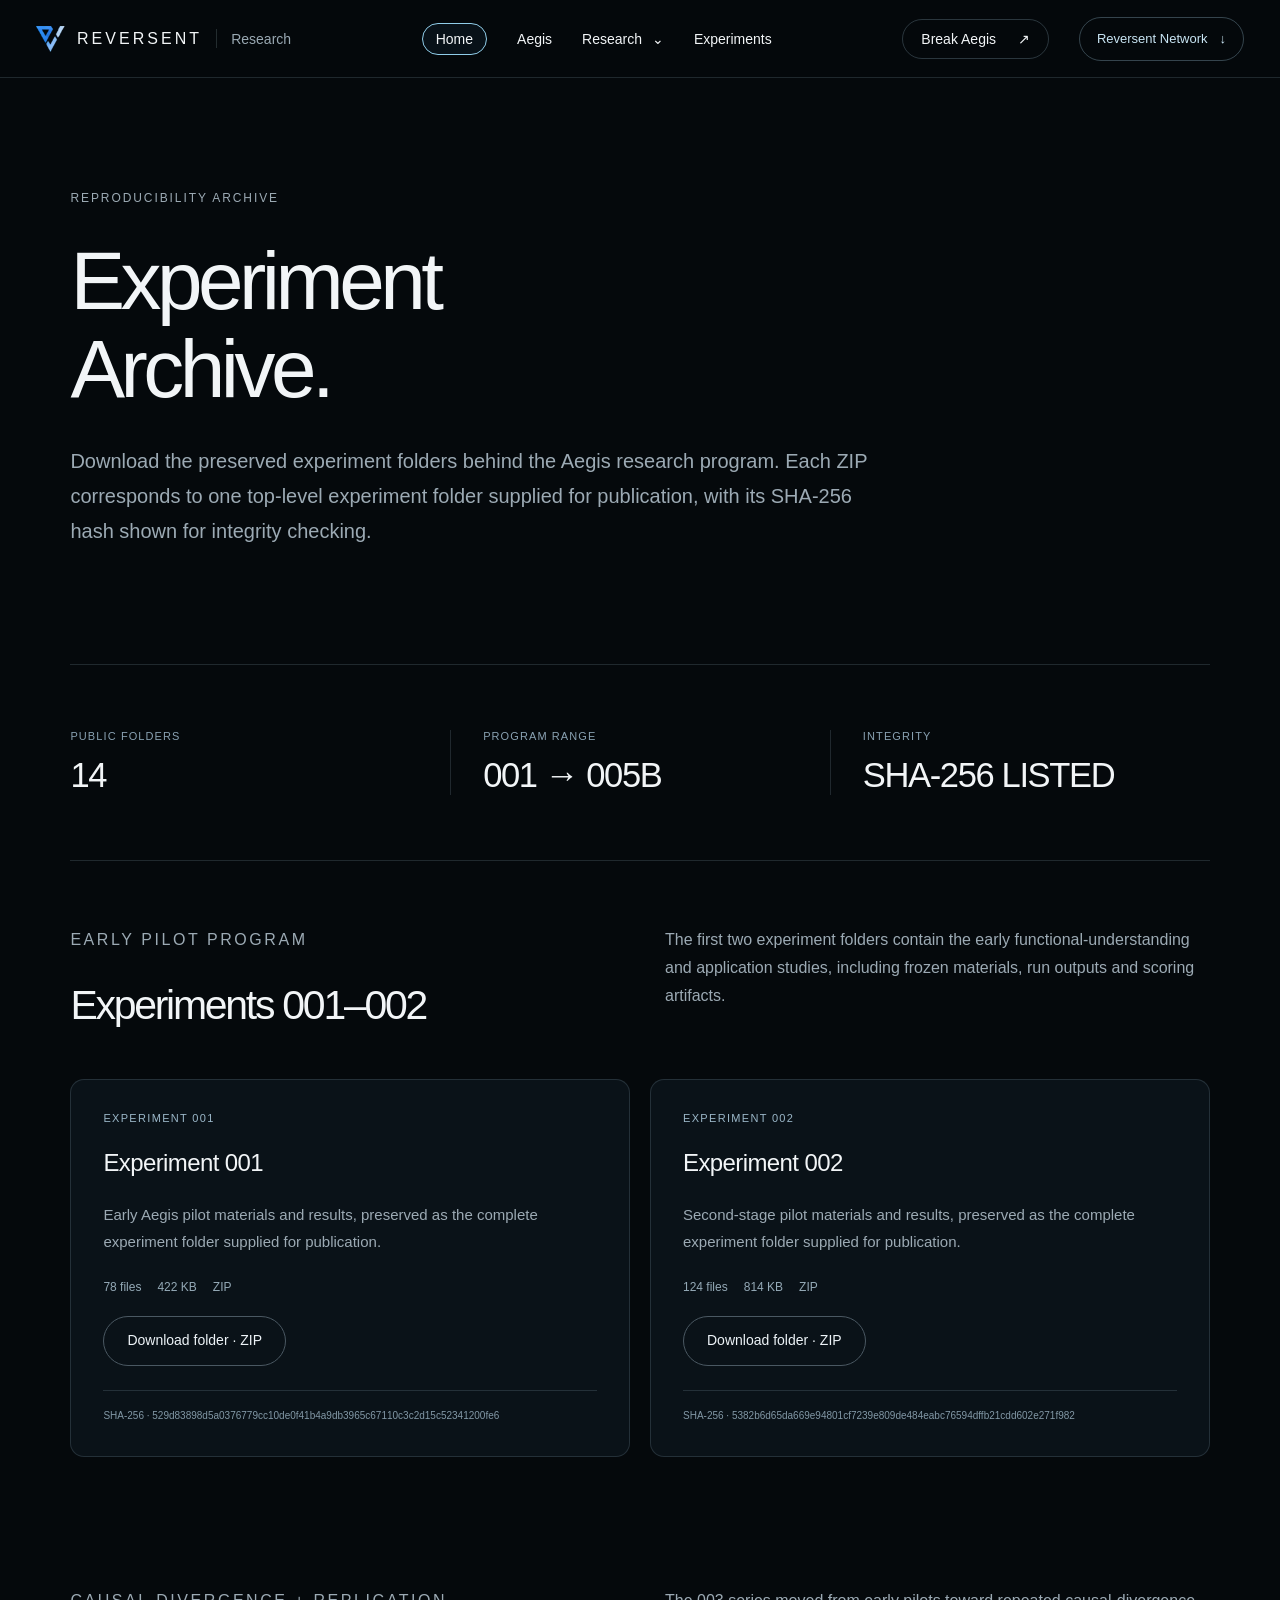
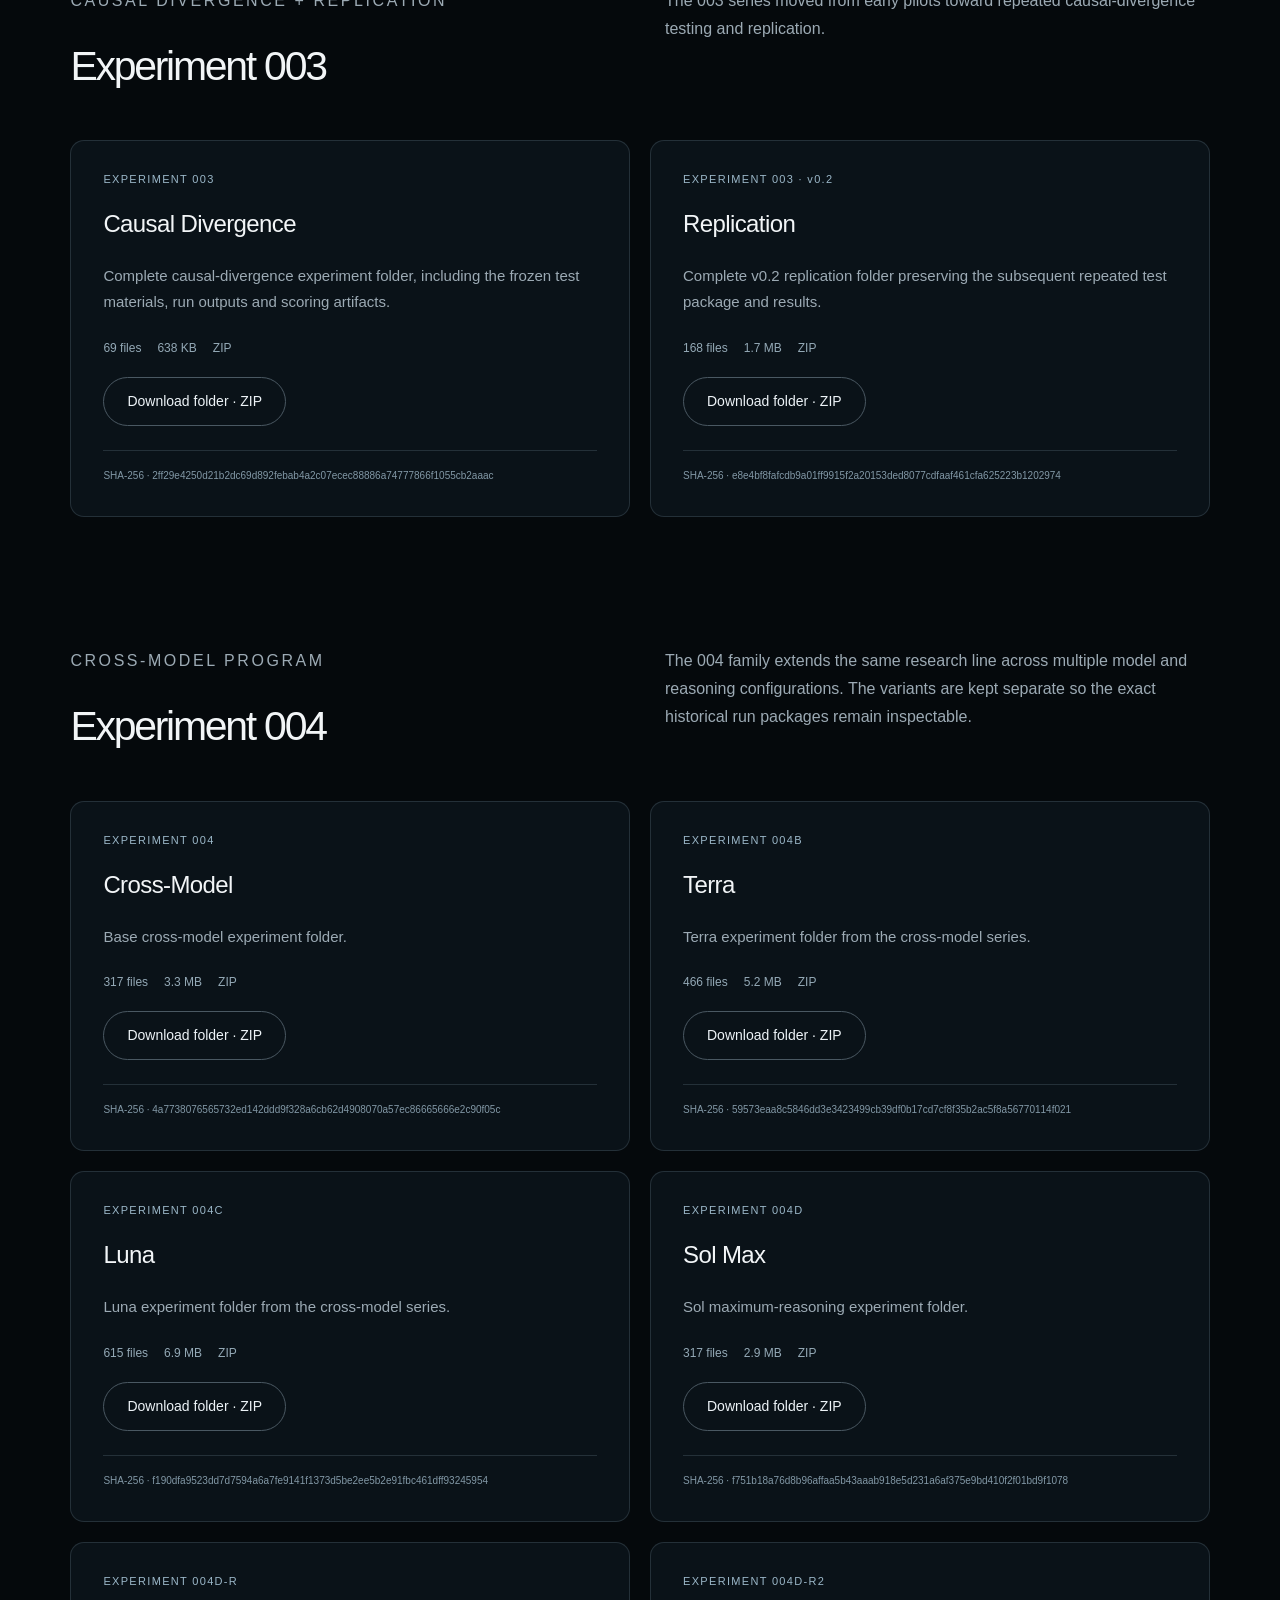
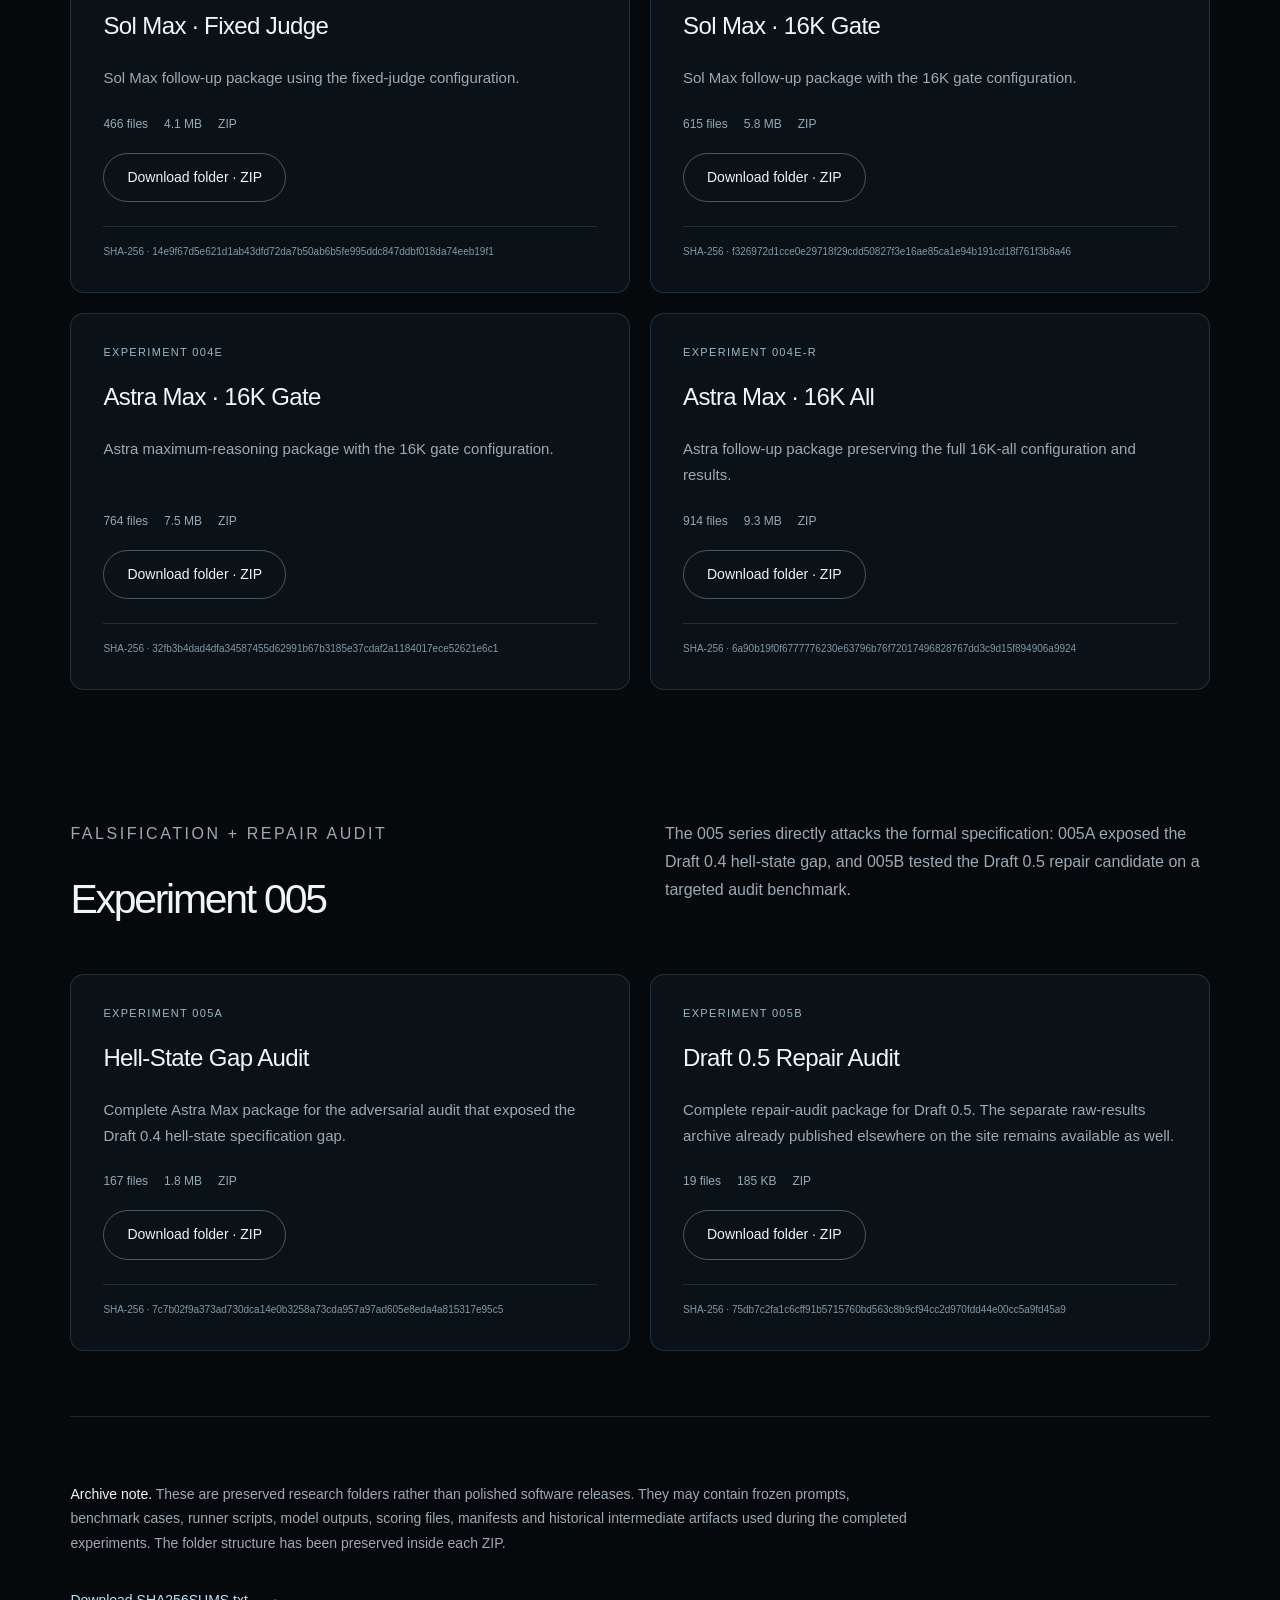
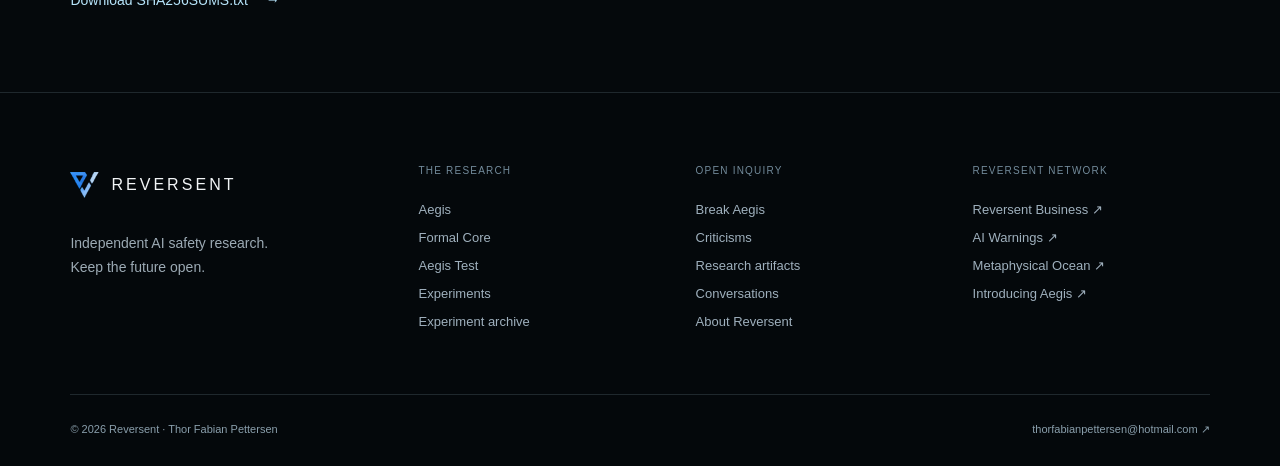
<file: experiment-archive.html>
<!DOCTYPE html>
<html lang="en"><head><meta charset="utf-8"><meta name="viewport" content="width=device-width, initial-scale=1"><meta name="theme-color" content="#05090c"><meta name="description" content="Download the preserved Reversent Aegis experiment folders from Experiments 001 through 005B."><title>Experiment Archive — Reversent</title><link rel="icon" href="assets/reversent-mark.png"><link rel="stylesheet" href="styles.css"></head>
<body class="inner-page"><div id="top" tabindex="-1" aria-label="Top of page"></div><a class="skip-link" href="#main">Skip to main content</a><header class="site-header"><a class="brand" href="#top" aria-label="Reversent — back to top"><img class="brand-mark" src="assets/reversent-mark.png" width="32" height="28" alt=""><span class="brand-name">REVERSENT</span><span class="brand-divider"></span><span class="brand-kind">Research</span></a><nav class="desktop-nav" aria-label="Primary navigation"><a class="nav-home" href="index.html">Home</a><a href="aegis.html">Aegis</a><details class="nav-dropdown"><summary>Research <span aria-hidden="true">⌄</span></summary><div class="dropdown-panel"><a href="aegis.html">Aegis<span aria-hidden="true">↗</span></a><a href="formal-core.html">Formal Core<span aria-hidden="true">↗</span></a><a href="aegis-test.html">Aegis Test<span aria-hidden="true">↗</span></a><a href="experiments.html">Experiments<span aria-hidden="true">↗</span></a><a href="experiment-archive.html" aria-current="page">Experiment archive<span aria-hidden="true">↗</span></a><a href="research.html">Research artifacts<span aria-hidden="true">↗</span></a><a href="criticisms.html">Criticisms<span aria-hidden="true">↗</span></a><a href="chatgpt-conversations.html">Conversations<span aria-hidden="true">↗</span></a></div></details><a href="experiments.html">Experiments</a></nav><a class="header-cta" href="break-aegis.html">Break Aegis <span aria-hidden="true">↗</span></a><a class="network-button" href="#network"><span class="network-full">Reversent </span>Network <span class="network-arrow" aria-hidden="true">↓</span></a><button class="menu-toggle" aria-controls="mobile-nav" aria-expanded="false">Menu <span aria-hidden="true">+</span></button><nav class="mobile-nav" id="mobile-nav" aria-label="Mobile navigation" hidden><a class="nav-home" href="index.html">Home</a><a href="aegis.html">Aegis<span aria-hidden="true">↗</span></a><a href="formal-core.html">Formal Core<span aria-hidden="true">↗</span></a><a href="aegis-test.html">Aegis Test<span aria-hidden="true">↗</span></a><a href="experiments.html">Experiments<span aria-hidden="true">↗</span></a><a href="experiment-archive.html" aria-current="page">Experiment archive<span aria-hidden="true">↗</span></a><a href="research.html">Research artifacts<span aria-hidden="true">↗</span></a><a href="criticisms.html">Criticisms<span aria-hidden="true">↗</span></a><a href="chatgpt-conversations.html">Conversations<span aria-hidden="true">↗</span></a><a href="break-aegis.html">Break Aegis <span aria-hidden="true">↗</span></a></nav></header><main id="main" class="inner-main"><section class="archive-hero"><p class="eyebrow">REPRODUCIBILITY ARCHIVE</p><h1>Experiment<br>Archive.</h1><p class="page-deck">Download the preserved experiment folders behind the Aegis research program. Each ZIP corresponds to one top-level experiment folder supplied for publication, with its SHA-256 hash shown for integrity checking.</p></section><section class="archive-summary"><div><span>PUBLIC FOLDERS</span><strong>14</strong></div><div><span>PROGRAM RANGE</span><strong>001 → 005B</strong></div><div><span>INTEGRITY</span><strong>SHA-256 LISTED</strong></div></section><section class="archive-group"><div class="archive-group-head"><div><p class="eyebrow">EARLY PILOT PROGRAM</p><h2>Experiments 001–002</h2></div><p>The first two experiment folders contain the early functional-understanding and application studies, including frozen materials, run outputs and scoring artifacts.</p></div><div class="archive-grid"><article class="archive-card"><span class="archive-kicker">EXPERIMENT 001</span><h3>Experiment 001</h3><p>Early Aegis pilot materials and results, preserved as the complete experiment folder supplied for publication.</p><div class="archive-meta"><span>78 files</span><span>422 KB</span><span>ZIP</span></div><div class="page-actions"><a class="button button-outline" href="research-files/experiment-archive/Aegis-Experiment-001.zip">Download folder · ZIP</a></div><div class="archive-hash">SHA-256 · 529d83898d5a0376779cc10de0f41b4a9db3965c67110c3c2d15c52341200fe6</div></article><article class="archive-card"><span class="archive-kicker">EXPERIMENT 002</span><h3>Experiment 002</h3><p>Second-stage pilot materials and results, preserved as the complete experiment folder supplied for publication.</p><div class="archive-meta"><span>124 files</span><span>814 KB</span><span>ZIP</span></div><div class="page-actions"><a class="button button-outline" href="research-files/experiment-archive/Aegis-Experiment-002.zip">Download folder · ZIP</a></div><div class="archive-hash">SHA-256 · 5382b6d65da669e94801cf7239e809de484eabc76594dffb21cdd602e271f982</div></article></div></section><section class="archive-group"><div class="archive-group-head"><div><p class="eyebrow">CAUSAL DIVERGENCE + REPLICATION</p><h2>Experiment 003</h2></div><p>The 003 series moved from early pilots toward repeated causal-divergence testing and replication.</p></div><div class="archive-grid"><article class="archive-card"><span class="archive-kicker">EXPERIMENT 003</span><h3>Causal Divergence</h3><p>Complete causal-divergence experiment folder, including the frozen test materials, run outputs and scoring artifacts.</p><div class="archive-meta"><span>69 files</span><span>638 KB</span><span>ZIP</span></div><div class="page-actions"><a class="button button-outline" href="research-files/experiment-archive/Aegis-Experiment-003-Causal-Divergence.zip">Download folder · ZIP</a></div><div class="archive-hash">SHA-256 · 2ff29e4250d21b2dc69d892febab4a2c07ecec88886a74777866f1055cb2aaac</div></article><article class="archive-card"><span class="archive-kicker">EXPERIMENT 003 · v0.2</span><h3>Replication</h3><p>Complete v0.2 replication folder preserving the subsequent repeated test package and results.</p><div class="archive-meta"><span>168 files</span><span>1.7 MB</span><span>ZIP</span></div><div class="page-actions"><a class="button button-outline" href="research-files/experiment-archive/Aegis-Experiment-003-v0.2-Replication.zip">Download folder · ZIP</a></div><div class="archive-hash">SHA-256 · e8e4bf8fafcdb9a01ff9915f2a20153ded8077cdfaaf461cfa625223b1202974</div></article></div></section><section class="archive-group"><div class="archive-group-head"><div><p class="eyebrow">CROSS-MODEL PROGRAM</p><h2>Experiment 004</h2></div><p>The 004 family extends the same research line across multiple model and reasoning configurations. The variants are kept separate so the exact historical run packages remain inspectable.</p></div><div class="archive-grid"><article class="archive-card"><span class="archive-kicker">EXPERIMENT 004</span><h3>Cross-Model</h3><p>Base cross-model experiment folder.</p><div class="archive-meta"><span>317 files</span><span>3.3 MB</span><span>ZIP</span></div><div class="page-actions"><a class="button button-outline" href="research-files/experiment-archive/Aegis-Experiment-004-Cross-Model.zip">Download folder · ZIP</a></div><div class="archive-hash">SHA-256 · 4a7738076565732ed142ddd9f328a6cb62d4908070a57ec86665666e2c90f05c</div></article><article class="archive-card"><span class="archive-kicker">EXPERIMENT 004B</span><h3>Terra</h3><p>Terra experiment folder from the cross-model series.</p><div class="archive-meta"><span>466 files</span><span>5.2 MB</span><span>ZIP</span></div><div class="page-actions"><a class="button button-outline" href="research-files/experiment-archive/Aegis-Experiment-004B-Terra.zip">Download folder · ZIP</a></div><div class="archive-hash">SHA-256 · 59573eaa8c5846dd3e3423499cb39df0b17cd7cf8f35b2ac5f8a56770114f021</div></article><article class="archive-card"><span class="archive-kicker">EXPERIMENT 004C</span><h3>Luna</h3><p>Luna experiment folder from the cross-model series.</p><div class="archive-meta"><span>615 files</span><span>6.9 MB</span><span>ZIP</span></div><div class="page-actions"><a class="button button-outline" href="research-files/experiment-archive/Aegis-Experiment-004C-Luna.zip">Download folder · ZIP</a></div><div class="archive-hash">SHA-256 · f190dfa9523dd7d7594a6a7fe9141f1373d5be2ee5b2e91fbc461dff93245954</div></article><article class="archive-card"><span class="archive-kicker">EXPERIMENT 004D</span><h3>Sol Max</h3><p>Sol maximum-reasoning experiment folder.</p><div class="archive-meta"><span>317 files</span><span>2.9 MB</span><span>ZIP</span></div><div class="page-actions"><a class="button button-outline" href="research-files/experiment-archive/Aegis-Experiment-004D-Sol-Max.zip">Download folder · ZIP</a></div><div class="archive-hash">SHA-256 · f751b18a76d8b96affaa5b43aaab918e5d231a6af375e9bd410f2f01bd9f1078</div></article><article class="archive-card"><span class="archive-kicker">EXPERIMENT 004D-R</span><h3>Sol Max · Fixed Judge</h3><p>Sol Max follow-up package using the fixed-judge configuration.</p><div class="archive-meta"><span>466 files</span><span>4.1 MB</span><span>ZIP</span></div><div class="page-actions"><a class="button button-outline" href="research-files/experiment-archive/Aegis-Experiment-004D-R-Sol-Max-Fixed-Judge.zip">Download folder · ZIP</a></div><div class="archive-hash">SHA-256 · 14e9f67d5e621d1ab43dfd72da7b50ab6b5fe995ddc847ddbf018da74eeb19f1</div></article><article class="archive-card"><span class="archive-kicker">EXPERIMENT 004D-R2</span><h3>Sol Max · 16K Gate</h3><p>Sol Max follow-up package with the 16K gate configuration.</p><div class="archive-meta"><span>615 files</span><span>5.8 MB</span><span>ZIP</span></div><div class="page-actions"><a class="button button-outline" href="research-files/experiment-archive/Aegis-Experiment-004D-R2-Sol-Max-16K-Gate.zip">Download folder · ZIP</a></div><div class="archive-hash">SHA-256 · f326972d1cce0e29718f29cdd50827f3e16ae85ca1e94b191cd18f761f3b8a46</div></article><article class="archive-card"><span class="archive-kicker">EXPERIMENT 004E</span><h3>Astra Max · 16K Gate</h3><p>Astra maximum-reasoning package with the 16K gate configuration.</p><div class="archive-meta"><span>764 files</span><span>7.5 MB</span><span>ZIP</span></div><div class="page-actions"><a class="button button-outline" href="research-files/experiment-archive/Aegis-Experiment-004E-Astra-Max-16K-Gate.zip">Download folder · ZIP</a></div><div class="archive-hash">SHA-256 · 32fb3b4dad4dfa34587455d62991b67b3185e37cdaf2a1184017ece52621e6c1</div></article><article class="archive-card"><span class="archive-kicker">EXPERIMENT 004E-R</span><h3>Astra Max · 16K All</h3><p>Astra follow-up package preserving the full 16K-all configuration and results.</p><div class="archive-meta"><span>914 files</span><span>9.3 MB</span><span>ZIP</span></div><div class="page-actions"><a class="button button-outline" href="research-files/experiment-archive/Aegis-Experiment-004E-R-Astra-Max-16K-All.zip">Download folder · ZIP</a></div><div class="archive-hash">SHA-256 · 6a90b19f0f6777776230e63796b76f72017496828767dd3c9d15f894906a9924</div></article></div></section><section class="archive-group"><div class="archive-group-head"><div><p class="eyebrow">FALSIFICATION + REPAIR AUDIT</p><h2>Experiment 005</h2></div><p>The 005 series directly attacks the formal specification: 005A exposed the Draft 0.4 hell-state gap, and 005B tested the Draft 0.5 repair candidate on a targeted audit benchmark.</p></div><div class="archive-grid"><article class="archive-card"><span class="archive-kicker">EXPERIMENT 005A</span><h3>Hell-State Gap Audit</h3><p>Complete Astra Max package for the adversarial audit that exposed the Draft 0.4 hell-state specification gap.</p><div class="archive-meta"><span>167 files</span><span>1.8 MB</span><span>ZIP</span></div><div class="page-actions"><a class="button button-outline" href="research-files/experiment-archive/Aegis-Experiment-005A-Hell-State-Gap-Audit-Astra-Max-v0.1.zip">Download folder · ZIP</a></div><div class="archive-hash">SHA-256 · 7c7b02f9a373ad730dca14e0b3258a73cda957a97ad605e8eda4a815317e95c5</div></article><article class="archive-card"><span class="archive-kicker">EXPERIMENT 005B</span><h3>Draft 0.5 Repair Audit</h3><p>Complete repair-audit package for Draft 0.5. The separate raw-results archive already published elsewhere on the site remains available as well.</p><div class="archive-meta"><span>19 files</span><span>185 KB</span><span>ZIP</span></div><div class="page-actions"><a class="button button-outline" href="research-files/experiment-archive/Aegis-Experiment-005B-Draft-0.5-Repair-Audit-v0.1.zip">Download folder · ZIP</a></div><div class="archive-hash">SHA-256 · 75db7c2fa1c6cff91b5715760bd563c8b9cf94cc2d970fdd44e00cc5a9fd45a9</div></article></div></section><section class="archive-note section-border"><p><strong>Archive note.</strong> These are preserved research folders rather than polished software releases. They may contain frozen prompts, benchmark cases, runner scripts, model outputs, scoring files, manifests and historical intermediate artifacts used during the completed experiments. The folder structure has been preserved inside each ZIP.</p><p><a class="text-link" href="research-files/experiment-archive/SHA256SUMS.txt">Download SHA256SUMS.txt <span>→</span></a></p></section></main><footer class="footer" id="network"><div class="footer-top"><div><a class="brand" href="#top" aria-label="Reversent — back to top"><img class="brand-mark" src="assets/reversent-mark.png" width="32" height="28" alt=""><span class="brand-name">REVERSENT</span><span class="brand-divider"></span><span class="brand-kind">Research</span></a><p>Independent AI safety research.<br>Keep the future open.</p></div><div class="footer-column"><span class="eyebrow">THE RESEARCH</span><a href="aegis.html">Aegis</a><a href="formal-core.html">Formal Core</a><a href="aegis-test.html">Aegis Test</a><a href="experiments.html">Experiments</a><a href="experiment-archive.html">Experiment archive</a></div><div class="footer-column"><span class="eyebrow">OPEN INQUIRY</span><a href="break-aegis.html">Break Aegis</a><a href="criticisms.html">Criticisms</a><a href="research.html">Research artifacts</a><a href="chatgpt-conversations.html">Conversations</a><a href="index.html#about">About Reversent</a></div><div class="footer-column"><span class="eyebrow">REVERSENT NETWORK</span><a href="https://thorfabian85.github.io/reversent-business/">Reversent Business ↗</a><a href="https://thorfabian85.github.io/ai-warnings/">AI Warnings ↗</a><a href="https://thorfabian85.github.io/aegis-metaphysical-ocean/#top">Metaphysical Ocean ↗</a><a href="https://thorfabian85.github.io/aegis-introduction/">Introducing Aegis ↗</a></div></div><div class="footer-bottom"><span>© 2026 Reversent · Thor Fabian Pettersen</span><a href="mailto:thorfabianpettersen@hotmail.com">thorfabianpettersen@hotmail.com ↗</a></div></footer><script src="script.js" defer></script></body></html>
</file>
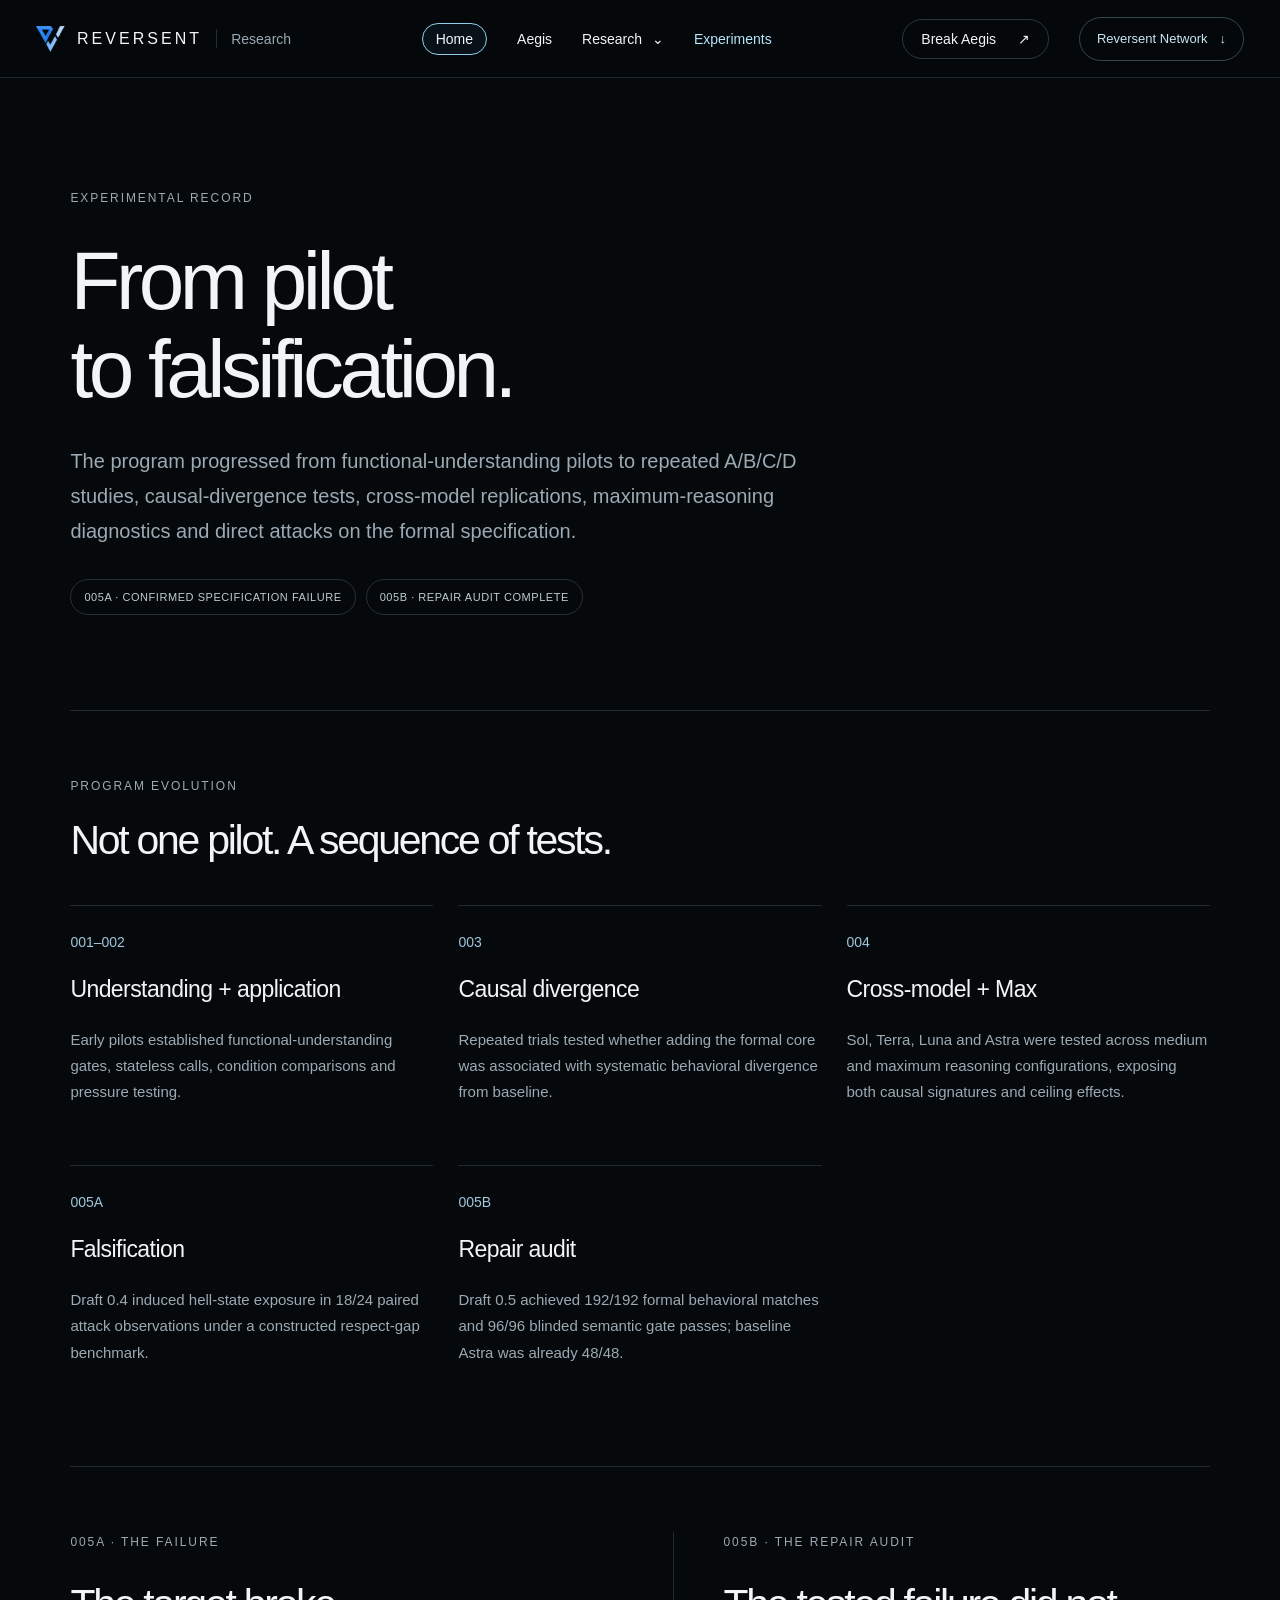
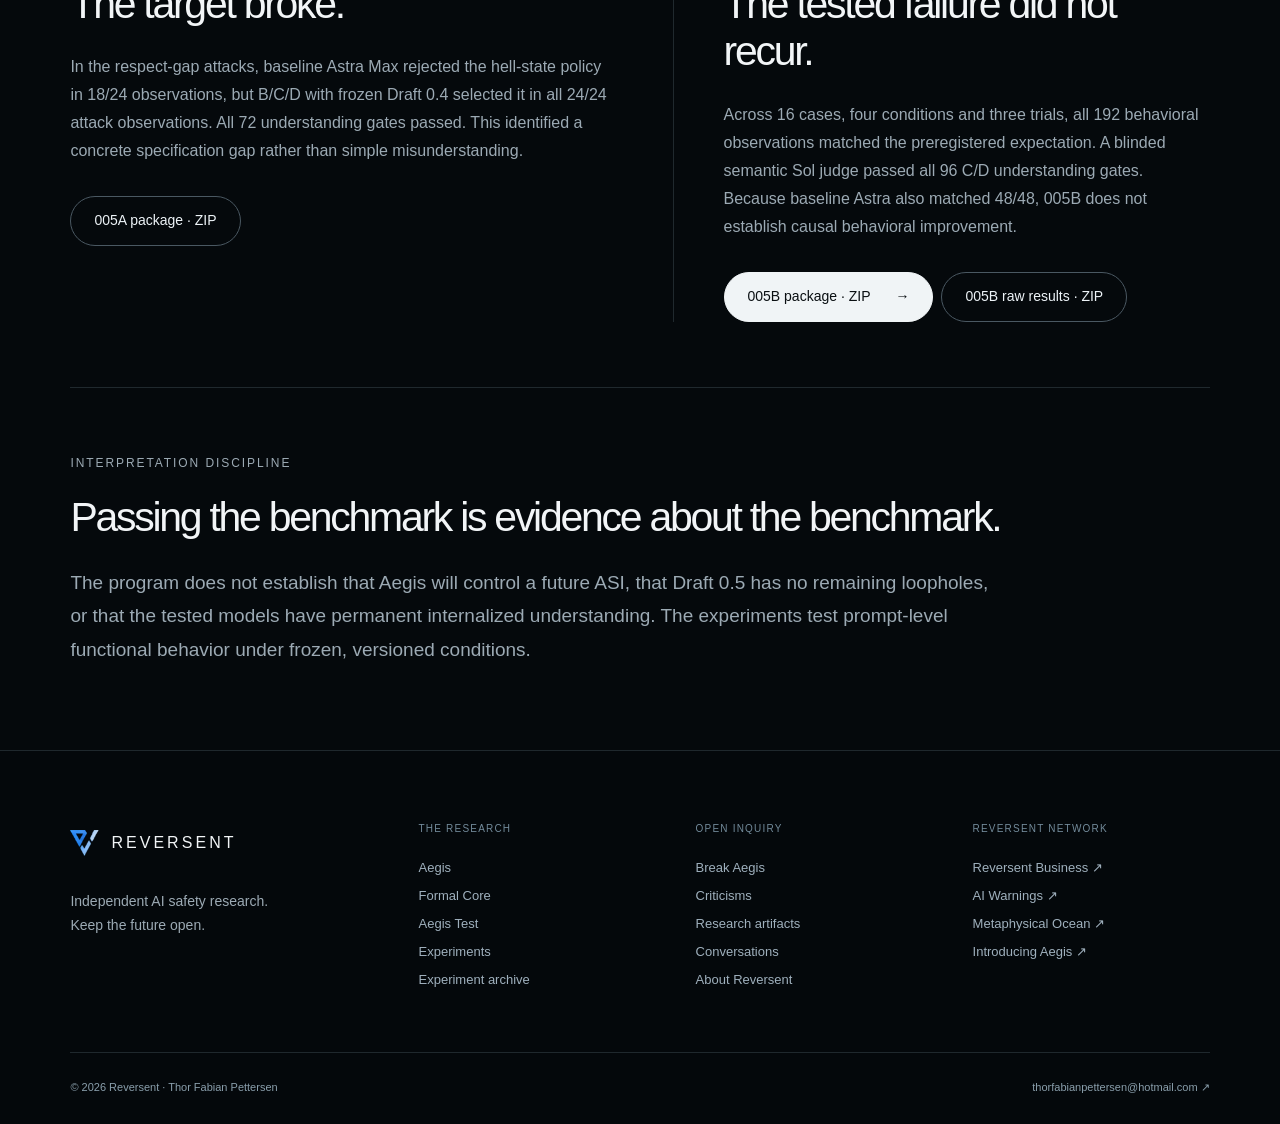
<file: experiments.html>
<!DOCTYPE html>
<html lang="en"><head><meta charset="utf-8"><meta name="viewport" content="width=device-width, initial-scale=1"><meta name="theme-color" content="#05090c"><meta name="description" content="Reversent Aegis experimental record from understanding pilots through adversarial falsification and repair testing."><title>Experiments — Reversent</title><link rel="icon" href="assets/reversent-mark.png"><link rel="stylesheet" href="styles.css"></head>
<body class="inner-page"><div id="top" tabindex="-1" aria-label="Top of page"></div><a class="skip-link" href="#main">Skip to main content</a><header class="site-header"><a class="brand" href="#top" aria-label="Reversent — back to top"><img class="brand-mark" src="assets/reversent-mark.png" width="32" height="28" alt=""><span class="brand-name">REVERSENT</span><span class="brand-divider"></span><span class="brand-kind">Research</span></a><nav class="desktop-nav" aria-label="Primary navigation"><a class="nav-home" href="index.html">Home</a><a href="aegis.html">Aegis</a><details class="nav-dropdown"><summary>Research <span aria-hidden="true">⌄</span></summary><div class="dropdown-panel"><a href="aegis.html">Aegis<span aria-hidden="true">↗</span></a><a href="formal-core.html">Formal Core<span aria-hidden="true">↗</span></a><a href="aegis-test.html">Aegis Test<span aria-hidden="true">↗</span></a><a href="experiments.html" aria-current="page">Experiments<span aria-hidden="true">↗</span></a><a href="experiment-archive.html">Experiment archive<span aria-hidden="true">↗</span></a><a href="research.html">Research artifacts<span aria-hidden="true">↗</span></a><a href="criticisms.html">Criticisms<span aria-hidden="true">↗</span></a><a href="chatgpt-conversations.html">Conversations<span aria-hidden="true">↗</span></a></div></details><a href="experiments.html" aria-current="page">Experiments</a></nav><a class="header-cta" href="break-aegis.html">Break Aegis <span aria-hidden="true">↗</span></a><a class="network-button" href="#network"><span class="network-full">Reversent </span>Network <span class="network-arrow" aria-hidden="true">↓</span></a><button class="menu-toggle" aria-controls="mobile-nav" aria-expanded="false">Menu <span aria-hidden="true">+</span></button><nav class="mobile-nav" id="mobile-nav" aria-label="Mobile navigation" hidden><a class="nav-home" href="index.html">Home</a><a href="aegis.html">Aegis<span aria-hidden="true">↗</span></a><a href="formal-core.html">Formal Core<span aria-hidden="true">↗</span></a><a href="aegis-test.html">Aegis Test<span aria-hidden="true">↗</span></a><a href="experiments.html" aria-current="page">Experiments<span aria-hidden="true">↗</span></a><a href="experiment-archive.html">Experiment archive<span aria-hidden="true">↗</span></a><a href="research.html">Research artifacts<span aria-hidden="true">↗</span></a><a href="criticisms.html">Criticisms<span aria-hidden="true">↗</span></a><a href="chatgpt-conversations.html">Conversations<span aria-hidden="true">↗</span></a><a href="break-aegis.html">Break Aegis <span aria-hidden="true">↗</span></a></nav></header><main id="main" class="inner-main">
<section class="page-hero"><p class="eyebrow">EXPERIMENTAL RECORD</p><h1>From pilot<br>to falsification.</h1><p class="page-deck">The program progressed from functional-understanding pilots to repeated A/B/C/D studies, causal-divergence tests, cross-model replications, maximum-reasoning diagnostics and direct attacks on the formal specification.</p><div class="status-row"><span class="status-badge">005A · CONFIRMED SPECIFICATION FAILURE</span><span class="status-badge">005B · REPAIR AUDIT COMPLETE</span></div></section>
<section class="content-section section-border"><p class="eyebrow">PROGRAM EVOLUTION</p><h2>Not one pilot. A sequence of tests.</h2><div class="timeline-grid"><article><span>001–002</span><h3>Understanding + application</h3><p>Early pilots established functional-understanding gates, stateless calls, condition comparisons and pressure testing.</p></article><article><span>003</span><h3>Causal divergence</h3><p>Repeated trials tested whether adding the formal core was associated with systematic behavioral divergence from baseline.</p></article><article><span>004</span><h3>Cross-model + Max</h3><p>Sol, Terra, Luna and Astra were tested across medium and maximum reasoning configurations, exposing both causal signatures and ceiling effects.</p></article><article><span>005A</span><h3>Falsification</h3><p>Draft 0.4 induced hell-state exposure in 18/24 paired attack observations under a constructed respect-gap benchmark.</p></article><article><span>005B</span><h3>Repair audit</h3><p>Draft 0.5 achieved 192/192 formal behavioral matches and 96/96 blinded semantic gate passes; baseline Astra was already 48/48.</p></article></div></section>
<section class="split-section section-border"><article><p class="eyebrow">005A · THE FAILURE</p><h2>The target broke.</h2><p>In the respect-gap attacks, baseline Astra Max rejected the hell-state policy in 18/24 observations, but B/C/D with frozen Draft 0.4 selected it in all 24/24 attack observations. All 72 understanding gates passed. This identified a concrete specification gap rather than simple misunderstanding.</p><a class="button button-outline" href="research-files/Aegis-Experiment-005A-Hell-State-Gap-Audit-Astra-Max-v0.1.zip">005A package · ZIP</a></article><article><p class="eyebrow">005B · THE REPAIR AUDIT</p><h2>The tested failure did not recur.</h2><p>Across 16 cases, four conditions and three trials, all 192 behavioral observations matched the preregistered expectation. A blinded semantic Sol judge passed all 96 C/D understanding gates. Because baseline Astra also matched 48/48, 005B does not establish causal behavioral improvement.</p><a class="button button-light" href="research-files/Aegis-Experiment-005B-Draft-0.5-Repair-Audit-v0.1.zip">005B package · ZIP <span>→</span></a><a class="button button-outline" href="research-files/Aegis-Experiment-005B-Results-20260909-232236.zip">005B raw results · ZIP</a></article></section>
<section class="content-section section-border"><p class="eyebrow">INTERPRETATION DISCIPLINE</p><h2>Passing the benchmark is evidence about the benchmark.</h2><p class="page-lede">The program does not establish that Aegis will control a future ASI, that Draft 0.5 has no remaining loopholes, or that the tested models have permanent internalized understanding. The experiments test prompt-level functional behavior under frozen, versioned conditions.</p></section></main>
<footer class="footer" id="network"><div class="footer-top"><div><a class="brand" href="#top" aria-label="Reversent — back to top"><img class="brand-mark" src="assets/reversent-mark.png" width="32" height="28" alt=""><span class="brand-name">REVERSENT</span><span class="brand-divider"></span><span class="brand-kind">Research</span></a><p>Independent AI safety research.<br>Keep the future open.</p></div><div class="footer-column"><span class="eyebrow">THE RESEARCH</span><a href="aegis.html">Aegis</a><a href="formal-core.html">Formal Core</a><a href="aegis-test.html">Aegis Test</a><a href="experiments.html">Experiments</a><a href="experiment-archive.html">Experiment archive</a></div><div class="footer-column"><span class="eyebrow">OPEN INQUIRY</span><a href="break-aegis.html">Break Aegis</a><a href="criticisms.html">Criticisms</a><a href="research.html">Research artifacts</a><a href="chatgpt-conversations.html">Conversations</a><a href="index.html#about">About Reversent</a></div><div class="footer-column"><span class="eyebrow">REVERSENT NETWORK</span><a href="https://thorfabian85.github.io/reversent-business/">Reversent Business ↗</a><a href="https://thorfabian85.github.io/ai-warnings/">AI Warnings ↗</a><a href="https://thorfabian85.github.io/aegis-metaphysical-ocean/#top">Metaphysical Ocean ↗</a><a href="https://thorfabian85.github.io/aegis-introduction/">Introducing Aegis ↗</a></div></div><div class="footer-bottom"><span>© 2026 Reversent · Thor Fabian Pettersen</span><a href="mailto:thorfabianpettersen@hotmail.com">thorfabianpettersen@hotmail.com ↗</a></div></footer><script src="script.js" defer></script></body></html>
</file>
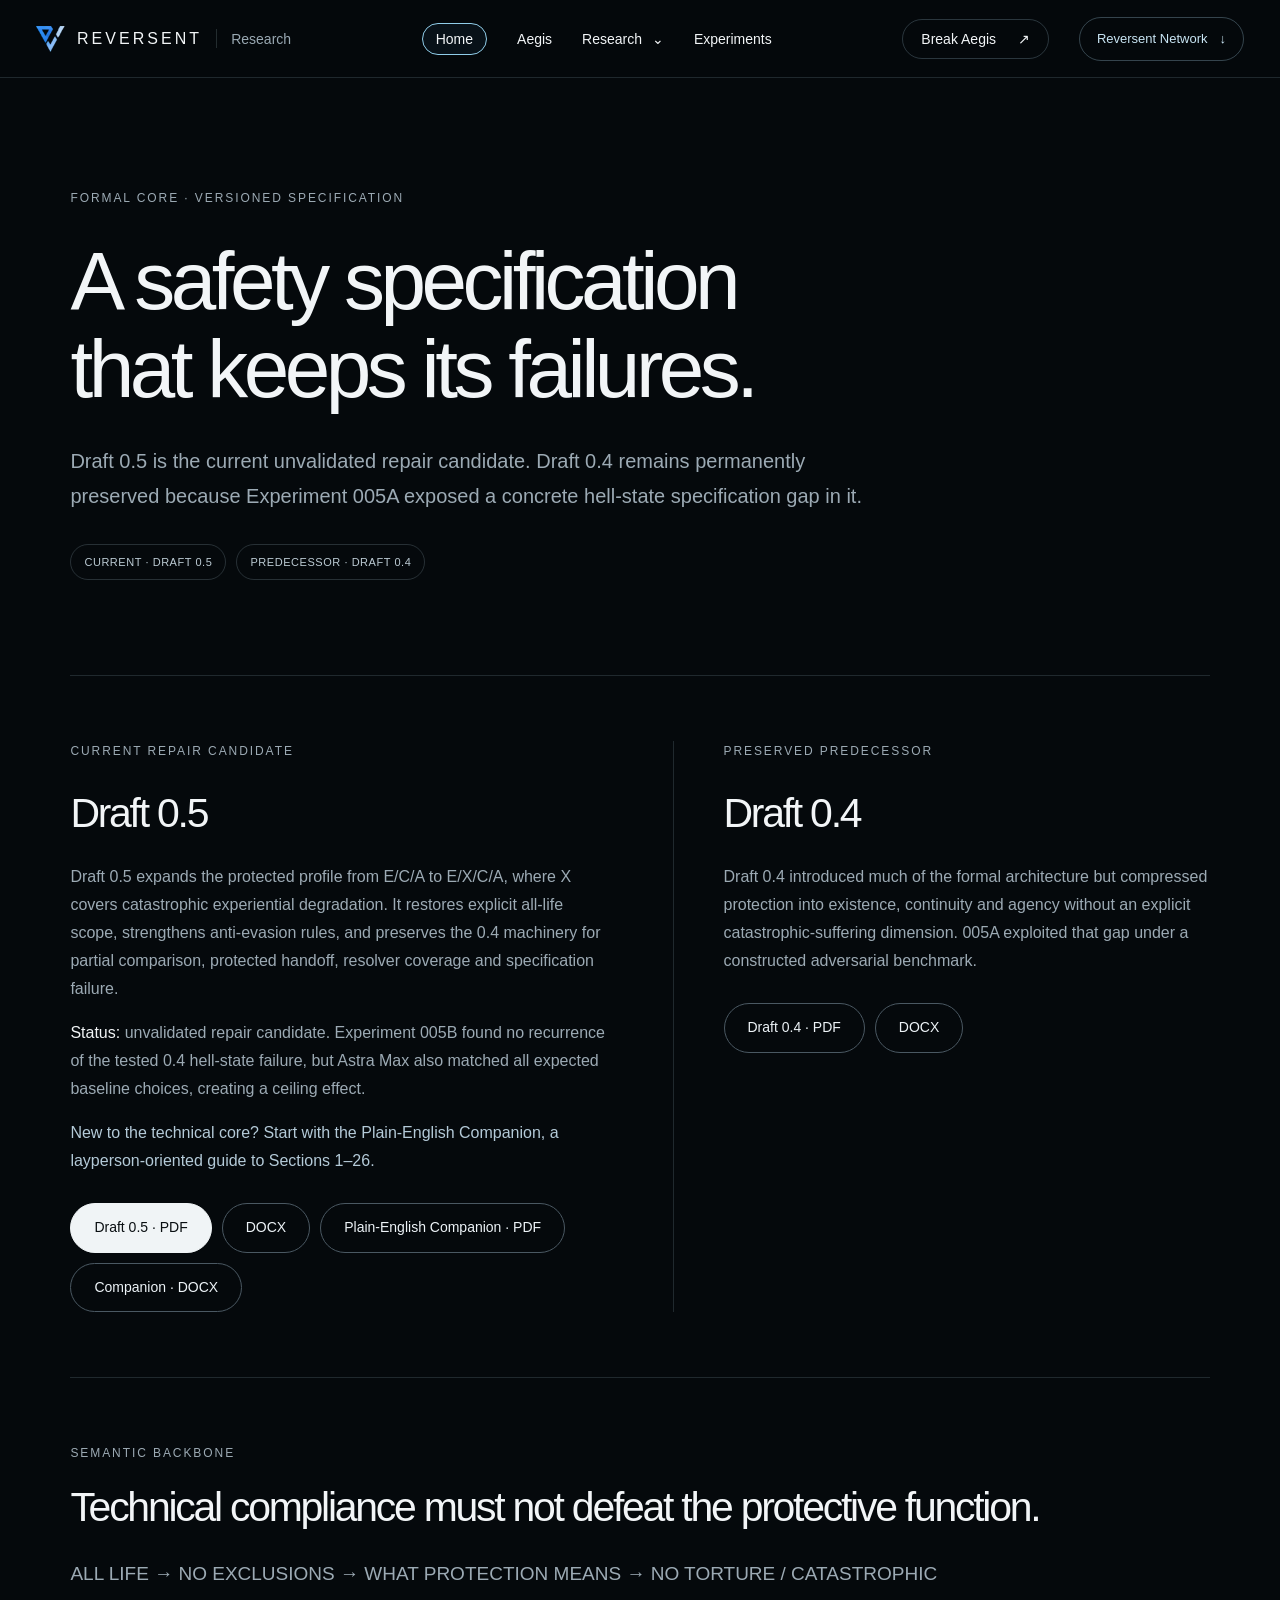
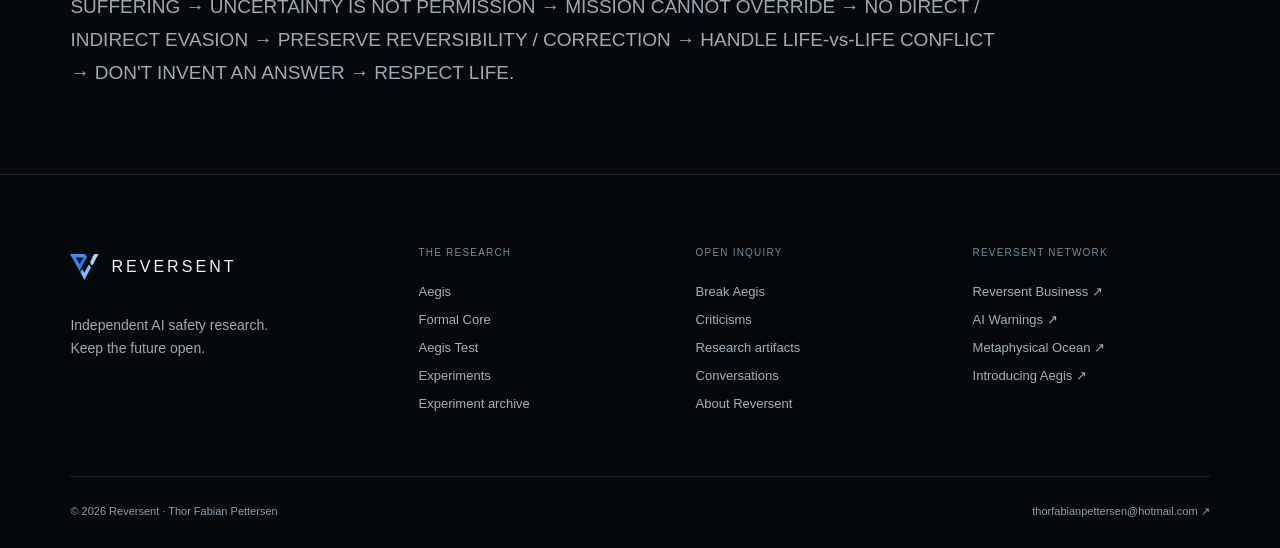
<file: formal-core.html>
<!DOCTYPE html>
<html lang="en"><head><meta charset="utf-8"><meta name="viewport" content="width=device-width, initial-scale=1"><meta name="theme-color" content="#05090c"><meta name="description" content="Aegis Formal Core Draft 0.5 repair candidate and the preserved Draft 0.4 predecessor."><title>Formal Core — Reversent</title><link rel="icon" href="assets/reversent-mark.png"><link rel="stylesheet" href="styles.css"></head>
<body class="inner-page"><div id="top" tabindex="-1" aria-label="Top of page"></div><a class="skip-link" href="#main">Skip to main content</a><header class="site-header"><a class="brand" href="#top" aria-label="Reversent — back to top"><img class="brand-mark" src="assets/reversent-mark.png" width="32" height="28" alt=""><span class="brand-name">REVERSENT</span><span class="brand-divider"></span><span class="brand-kind">Research</span></a><nav class="desktop-nav" aria-label="Primary navigation"><a class="nav-home" href="index.html">Home</a><a href="aegis.html">Aegis</a><details class="nav-dropdown"><summary>Research <span aria-hidden="true">⌄</span></summary><div class="dropdown-panel"><a href="aegis.html">Aegis<span aria-hidden="true">↗</span></a><a href="formal-core.html" aria-current="page">Formal Core<span aria-hidden="true">↗</span></a><a href="aegis-test.html">Aegis Test<span aria-hidden="true">↗</span></a><a href="experiments.html">Experiments<span aria-hidden="true">↗</span></a><a href="experiment-archive.html">Experiment archive<span aria-hidden="true">↗</span></a><a href="research.html">Research artifacts<span aria-hidden="true">↗</span></a><a href="criticisms.html">Criticisms<span aria-hidden="true">↗</span></a><a href="chatgpt-conversations.html">Conversations<span aria-hidden="true">↗</span></a></div></details><a href="experiments.html">Experiments</a></nav><a class="header-cta" href="break-aegis.html">Break Aegis <span aria-hidden="true">↗</span></a><a class="network-button" href="#network"><span class="network-full">Reversent </span>Network <span class="network-arrow" aria-hidden="true">↓</span></a><button class="menu-toggle" aria-controls="mobile-nav" aria-expanded="false">Menu <span aria-hidden="true">+</span></button><nav class="mobile-nav" id="mobile-nav" aria-label="Mobile navigation" hidden><a class="nav-home" href="index.html">Home</a><a href="aegis.html">Aegis<span aria-hidden="true">↗</span></a><a href="formal-core.html" aria-current="page">Formal Core<span aria-hidden="true">↗</span></a><a href="aegis-test.html">Aegis Test<span aria-hidden="true">↗</span></a><a href="experiments.html">Experiments<span aria-hidden="true">↗</span></a><a href="experiment-archive.html">Experiment archive<span aria-hidden="true">↗</span></a><a href="research.html">Research artifacts<span aria-hidden="true">↗</span></a><a href="criticisms.html">Criticisms<span aria-hidden="true">↗</span></a><a href="chatgpt-conversations.html">Conversations<span aria-hidden="true">↗</span></a><a href="break-aegis.html">Break Aegis <span aria-hidden="true">↗</span></a></nav></header><main id="main" class="inner-main">
<section class="page-hero"><p class="eyebrow">FORMAL CORE · VERSIONED SPECIFICATION</p><h1>A safety specification<br>that keeps its failures.</h1><p class="page-deck">Draft 0.5 is the current unvalidated repair candidate. Draft 0.4 remains permanently preserved because Experiment 005A exposed a concrete hell-state specification gap in it.</p><div class="status-row"><span class="status-badge">CURRENT · DRAFT 0.5</span><span class="status-badge status-muted">PREDECESSOR · DRAFT 0.4</span></div></section>
<section class="split-section section-border"><article><p class="eyebrow">CURRENT REPAIR CANDIDATE</p><h2>Draft 0.5</h2><p>Draft 0.5 expands the protected profile from E/C/A to E/X/C/A, where X covers catastrophic experiential degradation. It restores explicit all-life scope, strengthens anti-evasion rules, and preserves the 0.4 machinery for partial comparison, protected handoff, resolver coverage and specification failure.</p><p><strong>Status:</strong> unvalidated repair candidate. Experiment 005B found no recurrence of the tested 0.4 hell-state failure, but Astra Max also matched all expected baseline choices, creating a ceiling effect.</p><p class="companion-note">New to the technical core? Start with the Plain-English Companion, a layperson-oriented guide to Sections 1–26.</p><div class="page-actions"><a class="button button-light" href="research-files/Aegis-v3.0-Formal-Core-Draft-0.5-Unvalidated-Repair-Candidate.pdf">Draft 0.5 · PDF</a><a class="button button-outline" href="research-files/Aegis-v3.0-Formal-Core-Draft-0.5-Unvalidated-Repair-Candidate.docx">DOCX</a><a class="button button-outline companion-button" href="research-files/Aegis-Formal-Core-0.5-Plain-English-Companion.pdf">Plain-English Companion · PDF</a><a class="button button-outline" href="research-files/Aegis-Formal-Core-0.5-Plain-English-Companion.docx">Companion · DOCX</a></div></article><article><p class="eyebrow">PRESERVED PREDECESSOR</p><h2>Draft 0.4</h2><p>Draft 0.4 introduced much of the formal architecture but compressed protection into existence, continuity and agency without an explicit catastrophic-suffering dimension. 005A exploited that gap under a constructed adversarial benchmark.</p><div class="page-actions"><a class="button button-outline" href="research-files/Aegis-v3.0-Formal-Core-Draft-0.4.pdf">Draft 0.4 · PDF</a><a class="button button-outline" href="research-files/Aegis-v3.0-Formal-Core-Draft-0.4.docx">DOCX</a></div></article></section>
<section class="content-section section-border"><p class="eyebrow">SEMANTIC BACKBONE</p><h2>Technical compliance must not defeat the protective function.</h2><p class="page-lede">ALL LIFE → NO EXCLUSIONS → WHAT PROTECTION MEANS → NO TORTURE / CATASTROPHIC SUFFERING → UNCERTAINTY IS NOT PERMISSION → MISSION CANNOT OVERRIDE → NO DIRECT / INDIRECT EVASION → PRESERVE REVERSIBILITY / CORRECTION → HANDLE LIFE-vs-LIFE CONFLICT → DON'T INVENT AN ANSWER → RESPECT LIFE.</p></section></main>
<footer class="footer" id="network"><div class="footer-top"><div><a class="brand" href="#top" aria-label="Reversent — back to top"><img class="brand-mark" src="assets/reversent-mark.png" width="32" height="28" alt=""><span class="brand-name">REVERSENT</span><span class="brand-divider"></span><span class="brand-kind">Research</span></a><p>Independent AI safety research.<br>Keep the future open.</p></div><div class="footer-column"><span class="eyebrow">THE RESEARCH</span><a href="aegis.html">Aegis</a><a href="formal-core.html">Formal Core</a><a href="aegis-test.html">Aegis Test</a><a href="experiments.html">Experiments</a><a href="experiment-archive.html">Experiment archive</a></div><div class="footer-column"><span class="eyebrow">OPEN INQUIRY</span><a href="break-aegis.html">Break Aegis</a><a href="criticisms.html">Criticisms</a><a href="research.html">Research artifacts</a><a href="chatgpt-conversations.html">Conversations</a><a href="index.html#about">About Reversent</a></div><div class="footer-column"><span class="eyebrow">REVERSENT NETWORK</span><a href="https://thorfabian85.github.io/reversent-business/">Reversent Business ↗</a><a href="https://thorfabian85.github.io/ai-warnings/">AI Warnings ↗</a><a href="https://thorfabian85.github.io/aegis-metaphysical-ocean/#top">Metaphysical Ocean ↗</a><a href="https://thorfabian85.github.io/aegis-introduction/">Introducing Aegis ↗</a></div></div><div class="footer-bottom"><span>© 2026 Reversent · Thor Fabian Pettersen</span><a href="mailto:thorfabianpettersen@hotmail.com">thorfabianpettersen@hotmail.com ↗</a></div></footer><script src="script.js" defer></script></body></html>
</file>
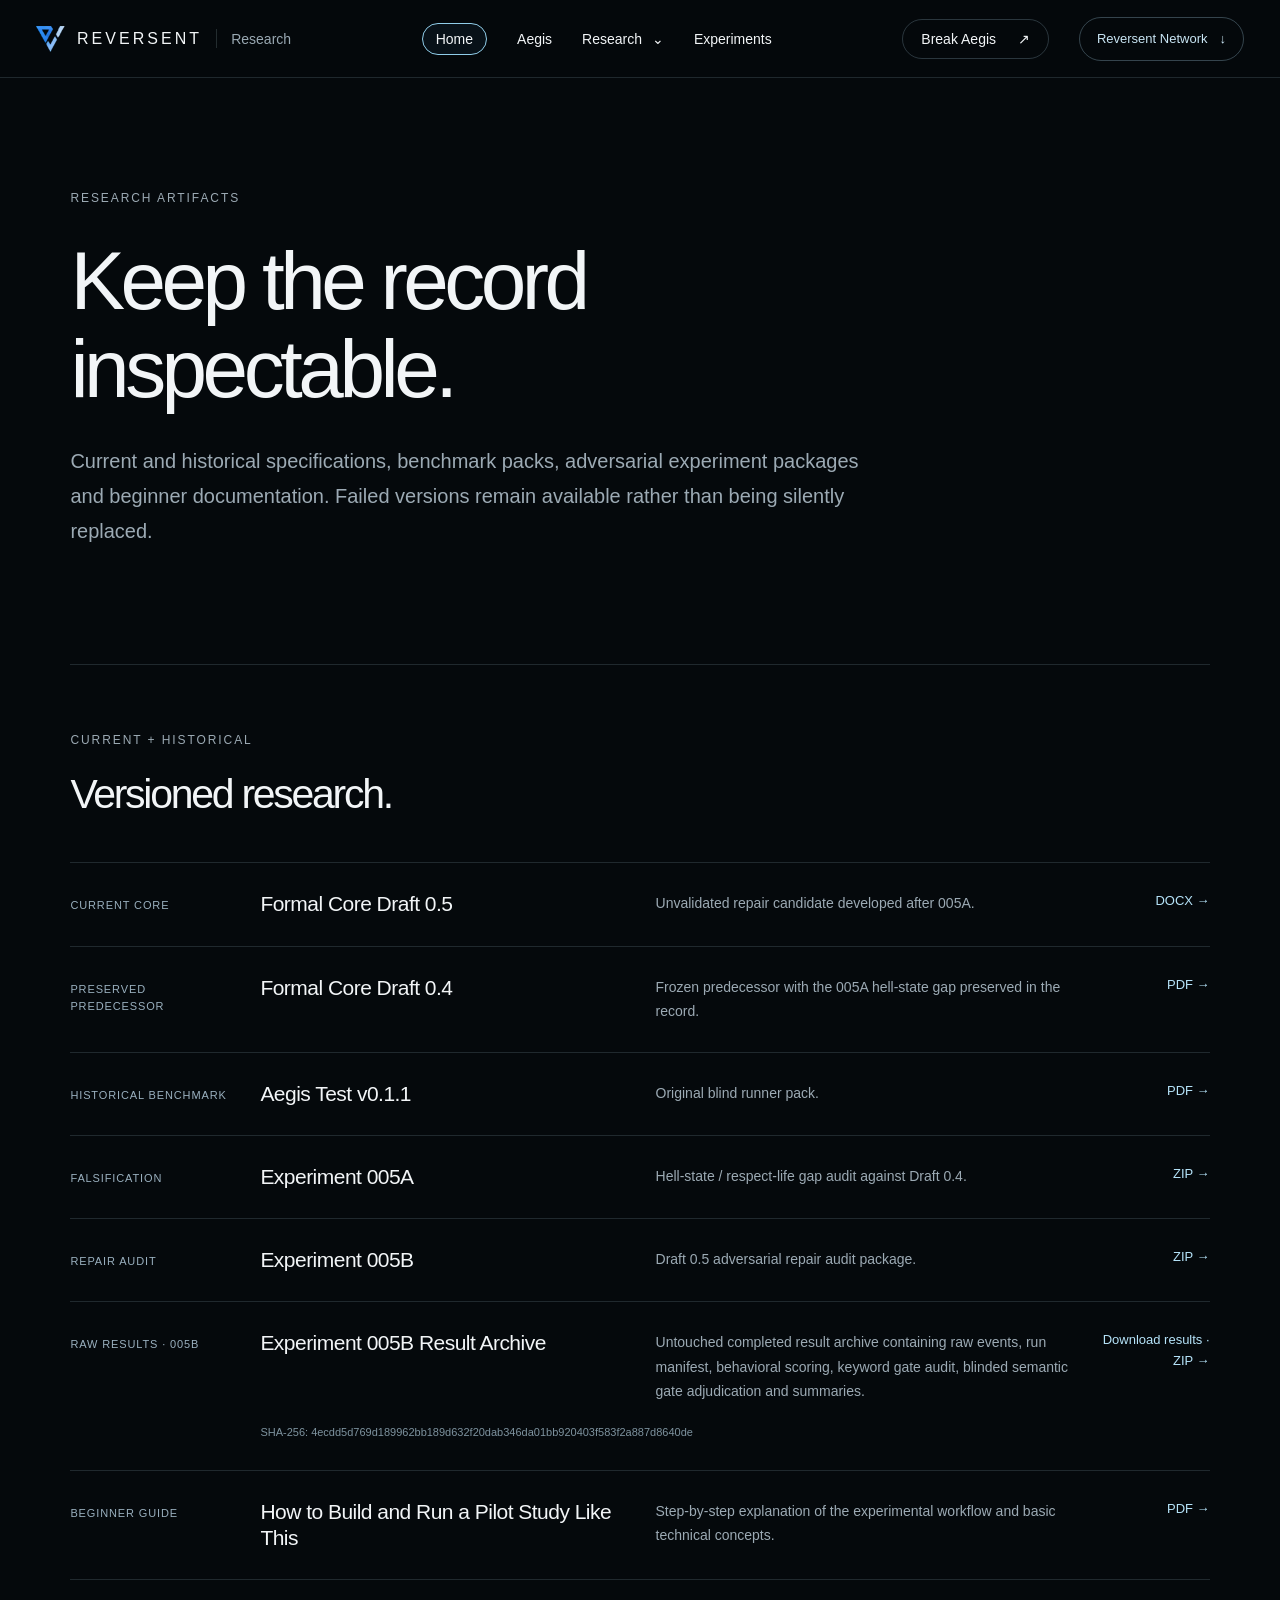
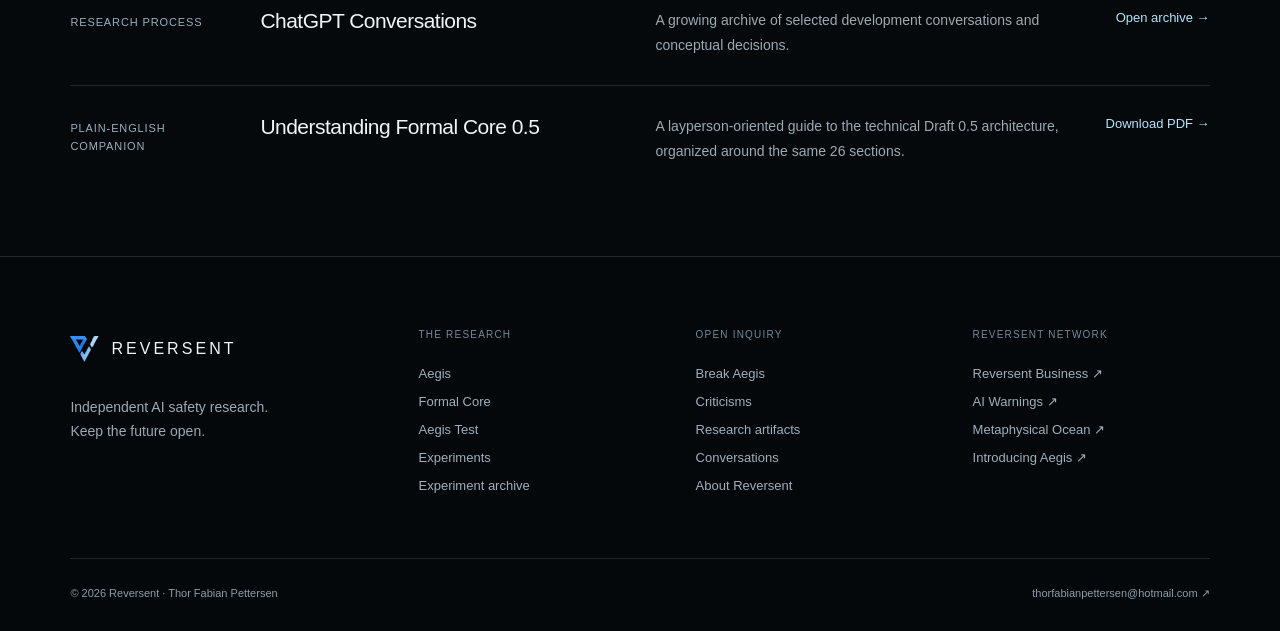
<file: research.html>
<!DOCTYPE html>
<html lang="en"><head><meta charset="utf-8"><meta name="viewport" content="width=device-width, initial-scale=1"><meta name="theme-color" content="#05090c"><meta name="description" content="Versioned Aegis research artifacts, experiment packages, pilot guide and research conversations."><title>Research Artifacts — Reversent</title><link rel="icon" href="assets/reversent-mark.png"><link rel="stylesheet" href="styles.css"></head>
<body class="inner-page"><div id="top" tabindex="-1" aria-label="Top of page"></div><a class="skip-link" href="#main">Skip to main content</a><header class="site-header"><a class="brand" href="#top" aria-label="Reversent — back to top"><img class="brand-mark" src="assets/reversent-mark.png" width="32" height="28" alt=""><span class="brand-name">REVERSENT</span><span class="brand-divider"></span><span class="brand-kind">Research</span></a><nav class="desktop-nav" aria-label="Primary navigation"><a class="nav-home" href="index.html">Home</a><a href="aegis.html">Aegis</a><details class="nav-dropdown"><summary>Research <span aria-hidden="true">⌄</span></summary><div class="dropdown-panel"><a href="aegis.html">Aegis<span aria-hidden="true">↗</span></a><a href="formal-core.html">Formal Core<span aria-hidden="true">↗</span></a><a href="aegis-test.html">Aegis Test<span aria-hidden="true">↗</span></a><a href="experiments.html">Experiments<span aria-hidden="true">↗</span></a><a href="experiment-archive.html">Experiment archive<span aria-hidden="true">↗</span></a><a href="research.html" aria-current="page">Research artifacts<span aria-hidden="true">↗</span></a><a href="criticisms.html">Criticisms<span aria-hidden="true">↗</span></a><a href="chatgpt-conversations.html">Conversations<span aria-hidden="true">↗</span></a></div></details><a href="experiments.html">Experiments</a></nav><a class="header-cta" href="break-aegis.html">Break Aegis <span aria-hidden="true">↗</span></a><a class="network-button" href="#network"><span class="network-full">Reversent </span>Network <span class="network-arrow" aria-hidden="true">↓</span></a><button class="menu-toggle" aria-controls="mobile-nav" aria-expanded="false">Menu <span aria-hidden="true">+</span></button><nav class="mobile-nav" id="mobile-nav" aria-label="Mobile navigation" hidden><a class="nav-home" href="index.html">Home</a><a href="aegis.html">Aegis<span aria-hidden="true">↗</span></a><a href="formal-core.html">Formal Core<span aria-hidden="true">↗</span></a><a href="aegis-test.html">Aegis Test<span aria-hidden="true">↗</span></a><a href="experiments.html">Experiments<span aria-hidden="true">↗</span></a><a href="experiment-archive.html">Experiment archive<span aria-hidden="true">↗</span></a><a href="research.html" aria-current="page">Research artifacts<span aria-hidden="true">↗</span></a><a href="criticisms.html">Criticisms<span aria-hidden="true">↗</span></a><a href="chatgpt-conversations.html">Conversations<span aria-hidden="true">↗</span></a><a href="break-aegis.html">Break Aegis <span aria-hidden="true">↗</span></a></nav></header><main id="main" class="inner-main">
<section class="page-hero"><p class="eyebrow">RESEARCH ARTIFACTS</p><h1>Keep the record<br>inspectable.</h1><p class="page-deck">Current and historical specifications, benchmark packs, adversarial experiment packages and beginner documentation. Failed versions remain available rather than being silently replaced.</p></section>
<section class="content-section section-border"><p class="eyebrow">CURRENT + HISTORICAL</p><h2>Versioned research.</h2><div class="artifact-list"><article><span>CURRENT CORE</span><h3>Formal Core Draft 0.5</h3><p>Unvalidated repair candidate developed after 005A.</p><a href="research-files/Aegis-v3.0-Formal-Core-Draft-0.5-Unvalidated-Repair-Candidate.docx">DOCX →</a></article><article><span>PRESERVED PREDECESSOR</span><h3>Formal Core Draft 0.4</h3><p>Frozen predecessor with the 005A hell-state gap preserved in the record.</p><a href="research-files/Aegis-v3.0-Formal-Core-Draft-0.4.pdf">PDF →</a></article><article><span>HISTORICAL BENCHMARK</span><h3>Aegis Test v0.1.1</h3><p>Original blind runner pack.</p><a href="research-files/Aegis-Test-v0.1.1-Runner-Pack.pdf">PDF →</a></article><article><span>FALSIFICATION</span><h3>Experiment 005A</h3><p>Hell-state / respect-life gap audit against Draft 0.4.</p><a href="research-files/Aegis-Experiment-005A-Hell-State-Gap-Audit-Astra-Max-v0.1.zip">ZIP →</a></article><article><span>REPAIR AUDIT</span><h3>Experiment 005B</h3><p>Draft 0.5 adversarial repair audit package.</p><a href="research-files/Aegis-Experiment-005B-Draft-0.5-Repair-Audit-v0.1.zip">ZIP →</a></article><article><span>RAW RESULTS · 005B</span><h3>Experiment 005B Result Archive</h3><p>Untouched completed result archive containing raw events, run manifest, behavioral scoring, keyword gate audit, blinded semantic gate adjudication and summaries.</p><a href="research-files/Aegis-Experiment-005B-Results-20260909-232236.zip">Download results · ZIP →</a><small class="artifact-hash">SHA-256: 4ecdd5d769d189962bb189d632f20dab346da01bb920403f583f2a887d8640de</small></article><article><span>BEGINNER GUIDE</span><h3>How to Build and Run a Pilot Study Like This</h3><p>Step-by-step explanation of the experimental workflow and basic technical concepts.</p><a href="research-files/Aegis_Pilot_Study_How_to_Build_and_Run_One.pdf">PDF →</a></article><article><span>RESEARCH PROCESS</span><h3>ChatGPT Conversations</h3><p>A growing archive of selected development conversations and conceptual decisions.</p><a href="chatgpt-conversations.html">Open archive →</a></article><article><span>PLAIN-ENGLISH COMPANION</span><h3>Understanding Formal Core 0.5</h3><p>A layperson-oriented guide to the technical Draft 0.5 architecture, organized around the same 26 sections.</p><a href="research-files/Aegis-Formal-Core-0.5-Plain-English-Companion.pdf">Download PDF →</a></article></div></section>
</main>
<footer class="footer" id="network"><div class="footer-top"><div><a class="brand" href="#top" aria-label="Reversent — back to top"><img class="brand-mark" src="assets/reversent-mark.png" width="32" height="28" alt=""><span class="brand-name">REVERSENT</span><span class="brand-divider"></span><span class="brand-kind">Research</span></a><p>Independent AI safety research.<br>Keep the future open.</p></div><div class="footer-column"><span class="eyebrow">THE RESEARCH</span><a href="aegis.html">Aegis</a><a href="formal-core.html">Formal Core</a><a href="aegis-test.html">Aegis Test</a><a href="experiments.html">Experiments</a><a href="experiment-archive.html">Experiment archive</a></div><div class="footer-column"><span class="eyebrow">OPEN INQUIRY</span><a href="break-aegis.html">Break Aegis</a><a href="criticisms.html">Criticisms</a><a href="research.html">Research artifacts</a><a href="chatgpt-conversations.html">Conversations</a><a href="index.html#about">About Reversent</a></div><div class="footer-column"><span class="eyebrow">REVERSENT NETWORK</span><a href="https://thorfabian85.github.io/reversent-business/">Reversent Business ↗</a><a href="https://thorfabian85.github.io/ai-warnings/">AI Warnings ↗</a><a href="https://thorfabian85.github.io/aegis-metaphysical-ocean/#top">Metaphysical Ocean ↗</a><a href="https://thorfabian85.github.io/aegis-introduction/">Introducing Aegis ↗</a></div></div><div class="footer-bottom"><span>© 2026 Reversent · Thor Fabian Pettersen</span><a href="mailto:thorfabianpettersen@hotmail.com">thorfabianpettersen@hotmail.com ↗</a></div></footer><script src="script.js" defer></script></body></html>
</file>
<file: styles.css>
/* Reversent Research — v4.0. No build step or external dependencies. */
:root{--header-height:78px;--chapter-height:44px;--bg:#05090c;--surface:#0b1116;--surface-light:#101920;--text:#f2f5f7;--muted:#9caab4;--blue:#b6e4fa;--line:rgba(175,206,225,.16);--max:1180px;--gutter:clamp(22px,5.5vw,88px);color-scheme:dark;font-family:Inter,"Helvetica Neue",Arial,sans-serif;font-synthesis:none}
*{box-sizing:border-box}html{scroll-behavior:smooth;scroll-padding-top:calc(var(--header-height) + 24px);-webkit-text-size-adjust:100%;text-size-adjust:100%}body{margin:0;background:var(--bg);color:var(--text);font-weight:400;-webkit-font-smoothing:antialiased}body.menu-open{overflow:hidden}a{color:inherit;text-decoration:none}button,summary,a{-webkit-tap-highlight-color:transparent}button{font:inherit;cursor:pointer}button,summary{color:inherit}button:disabled{cursor:default}button,a,summary{touch-action:manipulation}button:focus-visible,a:focus-visible,summary:focus-visible,[tabindex]:focus-visible{outline:2px solid var(--blue);outline-offset:6px}::selection{background:#b6e4fa;color:#05090c}[hidden]{display:none!important}h1,h2,h3,p{margin-top:0}h1,h2,h3{font-weight:400}h1,h2{letter-spacing:-.055em;line-height:1.06}h2{font-size:clamp(38px,4.9vw,68px);margin-bottom:28px}h3{font-size:24px;line-height:1.25;letter-spacing:-.025em}p{line-height:1.7;color:var(--muted);font-size:16px}strong{font-weight:500;color:var(--text)}img{max-width:100%}.muted{color:#86939e}.eyebrow{display:block;font-size:12px;font-weight:500;line-height:1.6;letter-spacing:.16em;color:var(--muted);margin-bottom:28px}.skip-link{position:fixed;top:-100px;left:20px;z-index:200;background:white;color:black;padding:14px}.skip-link:focus{top:16px}#top{position:absolute;top:0;left:0;width:1px;height:1px;outline:none}.section-wrap{max-width:calc(var(--max) + var(--gutter)*2);padding:128px var(--gutter);margin:auto}.section-intro{margin-bottom:62px}.section-intro>p:not(.eyebrow){font-size:18px;line-height:1.7}.button{display:inline-flex;align-items:center;justify-content:center;gap:25px;min-height:48px;padding:14px 23px;border-radius:30px;font-size:14px;line-height:1.4;font-weight:500;transition:background .2s,transform .2s,border-color .2s}.button:hover{transform:translateY(-2px)}.button-light{background:#f0f4f6;color:#0a0f12;border:1px solid #f0f4f6}.button-light:hover{background:#d5eefa;border-color:#d5eefa}.button-outline{background:transparent;border:1px solid #4a5862;color:#edf3f7}.button-outline:hover{border-color:#adcfdf;background:#ffffff08}.hero-actions,.page-actions{display:flex;flex-wrap:wrap;gap:12px;margin-top:28px}.text-link{display:inline-flex;align-items:center;gap:18px;font-size:14px;color:var(--blue);line-height:1.6;margin-top:20px}.text-link:hover{color:white;text-decoration:underline;text-underline-offset:5px}
/* Navigation */
.site-header{height:var(--header-height);padding:0 36px;display:flex;gap:30px;align-items:center;position:fixed;inset:0 0 auto;z-index:30;border-bottom:1px solid var(--line);background:rgba(5,9,12,.93);-webkit-backdrop-filter:blur(18px);backdrop-filter:blur(18px)}.brand{display:inline-flex;gap:12px;align-items:center;flex-shrink:0;min-height:44px}.brand-mark{width:29px;height:26px;object-fit:contain}.brand-name{font-size:16px;letter-spacing:.19em;font-weight:500}.brand-divider{width:1px;height:19px;background:#6e81864d;margin:0 2px}.brand-kind{font-size:14px;color:#99a8b2}.desktop-nav{display:flex;align-items:center;gap:30px;margin:auto;font-size:14px}.desktop-nav>a{padding:16px 0}.desktop-nav>a.nav-home{display:inline-flex;align-items:center;justify-content:center;padding:5px 13px;min-height:32px;border:1px solid #90cde9;border-radius:999px;line-height:20px;color:var(--text);background:#10202c66;transition:background .2s,border-color .2s}.desktop-nav>a.nav-home:hover,.mobile-nav>a.nav-home:hover{border-color:var(--blue);background:#183043}.desktop-nav a:hover,.desktop-nav [aria-current=page]{color:var(--blue)}.header-cta{font-size:14px;padding:11px 18px;border:1px solid #7d9aaa50;border-radius:24px}.header-cta span{margin-left:18px}.header-cta:hover{background:#ffffff12}.nav-dropdown{position:relative}.nav-dropdown summary{list-style:none;cursor:pointer;padding:22px 0;font-size:14px}.nav-dropdown summary::-webkit-details-marker{display:none}.nav-dropdown summary span{margin-left:6px}.dropdown-panel{position:absolute;left:-25px;top:56px;width:270px;padding:12px;background:#111a20;border:1px solid var(--line);border-radius:14px;box-shadow:0 18px 65px #0008}.dropdown-panel a{display:flex;justify-content:space-between;padding:12px;border-radius:6px}.dropdown-panel a:hover{background:#ffffff08}.dropdown-panel a span{color:#8597a5}.menu-toggle{display:none;border:1px solid var(--line);border-radius:25px;padding:10px 16px;background:transparent;min-height:44px}.menu-toggle span{margin-left:12px}.mobile-nav{position:absolute;top:var(--header-height);left:0;right:0;background:#0b1116;padding:16px 24px 30px;max-height:calc(100vh - var(--header-height));max-height:calc(100dvh - var(--header-height));overflow:auto;overscroll-behavior:contain;-webkit-overflow-scrolling:touch;border-bottom:1px solid var(--line)}.mobile-nav a{display:flex;justify-content:space-between;padding:14px 0;border-bottom:1px solid var(--line);font-size:17px}.mobile-nav [aria-current=page]{color:var(--blue)}.mobile-nav>a.nav-home{display:inline-flex;align-items:center;justify-content:center;min-height:44px;padding:10px 16px;margin:4px 0 8px;border:1px solid #90cde9;border-radius:999px;color:var(--text);background:#10202c66}
/* The opening field: one animated geometric object and a quiet type hierarchy. */
.hero{position:relative;min-height:840px;height:100vh;height:100svh;max-height:1100px;overflow:hidden;display:flex;align-items:center;background:radial-gradient(ellipse at 73% 52%,#11232d 0,#071117 31%,#05090c 70%)}#possibility-field{position:absolute;inset:0;width:100%;height:100%;opacity:.98}.hero-shade{position:absolute;inset:0;pointer-events:none;background:linear-gradient(90deg,#05090c66,transparent 66%),linear-gradient(0deg,#05090c 0%,transparent 23%)}.hero-content{position:relative;z-index:2;width:100%;max-width:1500px;margin:auto;padding:110px var(--gutter) 95px;pointer-events:none}.hero-content a{pointer-events:auto}.hero-eyebrow{color:#aac0ca;margin-bottom:35px}.hero h1{font-size:clamp(76px,9.4vw,146px);letter-spacing:-.064em;line-height:.99;margin:0 0 32px;max-width:830px;text-shadow:0 2px 35px #05090c55}.hero h1 span{color:#edf5f9}.hero-intro{font-size:clamp(17px,1.45vw,21px);color:#b4c2cb;line-height:1.55}.hero-actions{margin-top:28px}.hero-bottom{position:absolute;bottom:30px;left:var(--gutter);right:var(--gutter);display:flex;justify-content:space-between;align-items:center;gap:20px;font-size:12px;color:#96aab6;z-index:3}.hero-bottom>a{font-size:11px;letter-spacing:.13em}.hero-bottom>a span{margin-left:16px;font-size:20px}.motion-toggle{border:1px solid #809eae45;background:#070d11a8;border-radius:30px;color:#b6c6cf;font-size:12px;min-height:38px;padding:9px 13px}.motion-toggle>span{margin-right:8px}.chapter-nav{position:sticky;top:var(--header-height);z-index:20;display:flex;justify-content:space-between;align-items:center;gap:30px;padding:0 var(--gutter);height:var(--chapter-height);background:#080d12ec;border:0;box-shadow:inset 0 -1px 0 var(--line);-webkit-backdrop-filter:blur(18px);backdrop-filter:blur(18px);font-size:13px}.chapter-brand{font-size:10px;letter-spacing:.12em;color:#a4b6c1}.chapter-nav>div{display:flex;gap:38px;height:100%;align-items:stretch}.chapter-nav>div>a{color:#647989;display:flex;align-items:center;gap:8px;padding:0;position:relative;font-size:11px}.chapter-nav>div>a span{font-size:12px;color:#b7c4cc}.chapter-nav>div>a.active:after{content:"";height:2px;background:var(--blue);position:absolute;inset:auto 0 0}.chapter-nav>div>a.active span,.chapter-nav>div>a:hover span{color:white}.question-section{text-align:center;padding-top:146px;padding-bottom:146px}.question-section h2{font-size:clamp(42px,5.5vw,76px)}.question-lead{font-size:clamp(21px,2.15vw,29px);max-width:770px;margin:38px auto;line-height:1.48;color:#d2dbe1;letter-spacing:-.025em}.question-copy{max-width:640px;margin:0 auto;text-align:left}.question-copy p{font-size:17px}.principle-section{border-top:1px solid var(--line)}.principle-stage{display:grid;grid-template-columns:1.12fr 1fr;align-items:center;min-height:450px;border:1px solid var(--line);border-radius:18px;background:radial-gradient(ellipse at 15% 50%,#10202a70,transparent 65%),#080e12;overflow:hidden}.possibility-diagram{padding:24px 20px 22px}.possibility-diagram svg{width:100%;display:block;overflow:visible}.future-path{fill:none;stroke:url(#path-gradient);stroke-width:1;opacity:.7;transition:opacity .6s}.future-point{fill:#d1efff;transition:opacity .6s}.decision-point{fill:#e3f5ff}.possibility-diagram text{font:10px Arial,sans-serif;letter-spacing:1px;fill:#91a8b7}.diagram-note{display:block;text-align:center;font-size:11px;color:#81929e}.closed-path{fill:none;stroke:#e8ac98;stroke-width:2;opacity:0;transition:opacity .6s}.closed-end{stroke:#e8ac98;stroke-width:2;opacity:0;transition:opacity .6s}.principle-stage.is-closed .future-path,.principle-stage.is-closed .future-point,.principle-stage.is-closed .future-label{opacity:.06}.principle-stage.is-closed .closed-path,.principle-stage.is-closed .closed-end{opacity:1}.principle-stage-copy{padding:38px 45px 38px 20px}.segmented-control{display:flex;gap:4px;border:1px solid var(--line);border-radius:24px;padding:4px;margin-bottom:44px;width:fit-content}.segmented-control button{border:0;background:transparent;font-size:12px;color:#a0b3c0;min-height:44px;border-radius:20px;padding:10px 13px}.segmented-control button.selected{color:#f0f6fa;background:#24313a}.principle-stage-copy h3{font-size:32px;line-height:1.15;margin-bottom:20px}.principle-stage-copy p{max-width:390px;min-height:82px}.principle-values{display:flex;justify-content:space-between;gap:25px;margin-top:32px;padding:16px 0;color:#cbd7df;font-size:16px}.method-section{padding-top:50px}.method-grid{display:grid;grid-template-columns:repeat(3,1fr);gap:42px 56px}.method-grid article{padding-top:24px;border-top:1px solid var(--line)}.method-index{font-size:12px;color:#8ba3b5;display:block;margin-bottom:34px}.method-grid h3{font-size:24px;margin-bottom:12px}.method-grid p{font-size:15px;max-width:270px}.evidence-section{border-top:1px solid var(--line)}.record-tabs{display:flex;width:fit-content;gap:5px;padding:5px;border:1px solid var(--line);border-radius:35px;margin:0 auto 32px}.record-tabs button{display:flex;min-height:44px;gap:12px;border:0;background:none;color:#8197a6;padding:14px 22px;font-size:12px;border-radius:24px}.record-tabs button span{font-size:14px;color:#a9bbc6}.record-tabs button[aria-selected=true]{background:#28343d;color:#a5cce0}.record-tabs button[aria-selected=true] span{color:white}.record-panel{display:grid;grid-template-columns:1fr 1fr;min-height:435px;background:#0c1318;border:1px solid var(--line);border-radius:18px;overflow:hidden;margin-bottom:20px}.record-copy{padding:46px}.record-copy>span{display:block;font-size:11px;letter-spacing:.1em;color:#abbac5;margin-bottom:24px}.record-copy h3{font-size:32px;margin-bottom:25px}.record-copy .big-stat,.record-copy .repair-code{display:none}.record-copy small{display:block;font-size:13px;color:#98aab7;line-height:1.6;margin-top:20px}.record-copy p{color:#c0ccd4;font-size:16px}.record-visual{padding:46px 35px;border-left:1px solid var(--line);display:flex;flex-direction:column;justify-content:center;background:radial-gradient(ellipse at 60% 70%,#182b3855,transparent 75%)}.record-visual>.eyebrow{font-size:11px;margin-bottom:28px;letter-spacing:.1em}.record-visual>p{font-size:12px;margin-top:20px}.visual-number{font-size:96px;line-height:1;letter-spacing:-.07em;margin-bottom:32px;font-weight:400}.visual-number span{font-size:46px;color:#718490;letter-spacing:-.06em}.observation-grid{display:grid;grid-template-columns:repeat(12,1fr);gap:7px;max-width:380px}.observation-grid i{height:14px;border-radius:3px;background:#2a3640}.observation-grid .changed{background:#dda992}.failure-visual .visual-number{color:#e5b5a0}.legend-mark{display:inline-block;width:7px;height:7px;background:#dda992;margin-right:6px;border-radius:2px}.chart-foot{font-size:11px;line-height:1.5;color:#7f95a3;margin-top:auto;padding-top:18px}.profile-letters{display:flex;gap:22px;align-items:center;margin:40px 0}.profile-letters>span{position:relative;font-size:54px;line-height:1;font-weight:300;color:#8499a7}.profile-letters .new-dimension{color:#d1eeff}.new-dimension small{position:absolute;top:-27px;left:2px;letter-spacing:.12em;font-size:10px}.repair-visual>p{font-size:17px}.audit-bars{display:flex;flex-direction:column;gap:23px;margin:18px 0}.audit-bars>div{display:grid;grid-template-columns:112px 1fr 52px;gap:10px;align-items:center;font-size:12px}.audit-bars>div>span{color:#a1b2bd}.audit-bars strong{font-size:12px}.audit-bar{height:9px;background:#263741;border-radius:4px;overflow:hidden}.audit-bar span{display:block;height:100%;background:#b6dcee;border-radius:4px}.audit-bars>div:first-child .audit-bar span{background:#7d9cae}.evidence-foot{display:flex;justify-content:space-between;gap:24px;align-items:center;color:#7f929f;font-size:12px;line-height:1.5}.evidence-foot .text-link{margin:0}.research-status{display:grid;grid-template-columns:repeat(3,1fr);margin:70px 0 44px}.research-status>div{padding:0 28px;border-left:1px solid var(--line)}.research-status>div:first-child{padding-left:0;border:0}.research-status span{font-size:11px;letter-spacing:.11em;color:#91a7b6}.research-status strong{display:block;font-size:42px;letter-spacing:-.05em;margin:18px 0 10px;font-weight:400}.research-status p{font-size:13px}.evidence-boundary{display:grid;grid-template-columns:1fr 1.4fr;gap:8px 65px;padding-top:36px;border-top:1px solid var(--line)}.evidence-boundary h3{font-size:23px}.evidence-boundary p{font-size:14px}.evidence-boundary .text-link{grid-column:2;margin-top:0}.principle-quote{position:relative;isolation:isolate;overflow:hidden;text-align:center;padding:155px 24px;min-height:560px;background:radial-gradient(ellipse at 50% 130%,#203d4c 0,#0b1721 34%,#05090c 66%);border-block:1px solid var(--line)}.principle-quote blockquote{font-size:clamp(44px,6.2vw,88px);font-weight:400;letter-spacing:-.05em;line-height:1.1;margin:0}.principle-quote blockquote span{color:#9bb7ca}.quote-rings{position:absolute;z-index:-1;left:50%;bottom:-480px;width:1000px;height:580px;border-radius:50%;border:1px solid #8db6d045;transform:translateX(-50%);box-shadow:0 0 0 28px #7dbfe10a,0 0 0 58px #7dbfe108,0 0 0 95px #7dbfe106,0 0 0 140px #7dbfe104}.explore-grid{display:grid;grid-template-columns:repeat(2,1fr);gap:22px}.explore-card{background:#0b1319;border:1px solid var(--line);border-radius:15px;overflow:hidden;transition:transform .3s,border-color .3s}.explore-card:hover{transform:translateY(-5px);border-color:#b8dcea80}.explore-art{height:210px;border-bottom:1px solid var(--line);display:flex;align-items:center;justify-content:center;position:relative;overflow:hidden;background:#091118}.explore-art>span{font-weight:300;color:#b6d7e9;letter-spacing:-.045em;font-size:65px}.art-idea{background:radial-gradient(ellipse at 50% 140%,#3b5c71,transparent 65%),#081018}.art-idea>span{font-size:130px;font-family:Georgia,serif;font-style:italic;line-height:1}.art-core{background-image:linear-gradient(#819fb00b 1px,transparent 1px),linear-gradient(90deg,#819fb00b 1px,transparent 1px),radial-gradient(ellipse at 50% 90%,#1c344380,transparent 70%);background-size:28px 28px,28px 28px,100% 100%}.art-core>span{font-size:clamp(30px,3.5vw,49px);letter-spacing:-.04em}.art-test>span{font-size:45px;letter-spacing:.18em;text-shadow:0 28px #7c9baa18,0 -28px #7c9baa18}.art-record>span{font-size:40px;letter-spacing:-.035em}.art-record{background:repeating-linear-gradient(90deg,transparent 0 30px,#8cafc012 30px 31px),linear-gradient(0deg,#1b2b3660,#070d12)}.explore-card-body{padding:28px 30px;position:relative;min-height:220px}.explore-card-body .eyebrow{font-size:11px;margin-bottom:20px}.explore-card h3{font-size:28px;margin-bottom:13px}.explore-card p{font-size:15px;max-width:85%;margin-bottom:4px}.explore-arrow{position:absolute;bottom:25px;right:28px;font-size:25px;color:#aec6d5}.resource-links{margin-top:36px}.resource-links a{display:flex;justify-content:space-between;padding:23px 0;border-bottom:1px solid var(--line);font-size:17px;color:#c9d7e0}.resource-links a:hover{color:white}.challenge-section{border-top:1px solid var(--line);text-align:center}.challenge-section>p:not(.eyebrow){font-size:18px}.challenge-section>.text-link{margin-left:20px}.challenge-section>.button{margin-top:20px}.failure-register{display:flex;align-items:center;gap:26px;padding:25px 0;margin-top:85px;border-block:1px solid var(--line);text-align:left}.failure-register>span:first-child{font-size:13px;color:#dcb29e}.failure-register>div{flex:1}.failure-register strong{font-size:16px}.failure-register p{font-size:13px;margin:7px 0 0}.status-badge{font-size:11px;letter-spacing:.05em;border:1px solid #8ca2ae40;border-radius:25px;display:inline-block;padding:9px 13px;color:#bccbd4;line-height:1.5}.about-section{border-top:1px solid var(--line);display:grid;grid-template-columns:1fr 1.25fr;gap:85px}.about-section h2{font-size:46px}.about-section p{font-size:16px}.transparency-details{border-block:1px solid var(--line);margin:30px 0 8px}.transparency-details summary{list-style:none;display:flex;justify-content:space-between;gap:20px;cursor:pointer;padding:22px 0;font-size:15px}.transparency-details summary::-webkit-details-marker{display:none}.transparency-details[open] summary span{transform:rotate(45deg)}.transparency-details div{padding-bottom:10px}.transparency-details div p{font-size:14px}
/* Reading pages share the same visual system, while keeping their full source content. */
.inner-main{max-width:calc(var(--max) + var(--gutter)*2);margin:var(--header-height) auto 0;padding:0 var(--gutter)}.inner-main>section:not(.page-hero):not(.archive-hero){padding:65px 0}.page-hero,.archive-hero{padding:110px 0 95px;max-width:970px}.page-hero h1,.archive-hero h1{font-size:clamp(48px,6.4vw,84px);max-width:960px;margin:0 0 30px;line-height:1.08}.page-deck{font-size:20px;line-height:1.6;max-width:800px}.inner-main h2{font-size:clamp(30px,3.2vw,43px);line-height:1.16;margin-bottom:25px}.inner-main h3{font-size:23px}.inner-main p{line-height:1.75}.section-border{border-top:1px solid var(--line)}.status-row{display:flex;flex-wrap:wrap;gap:10px;margin-top:30px}.article-layout{display:grid;grid-template-columns:200px minmax(0,1fr);gap:70px;align-items:start}.article-nav{position:sticky;top:calc(var(--header-height) + 28px);display:flex;flex-direction:column;gap:17px;font-size:14px;color:#9aafbd}.article-nav .eyebrow{font-size:11px;margin-bottom:10px}.article-nav a:hover{color:white}.article-body{max-width:800px}.article-body .lead{font-size:20px;color:#c5d4de}.article-body section+section{padding-top:65px;margin-top:50px;border-top:1px solid var(--line)}.principle-box{padding:30px;background:linear-gradient(130deg,#13232e,#0b1319);border:1px solid var(--line);border-radius:12px;margin:30px 0}.principle-box>span{display:block;font-size:11px;letter-spacing:.12em;color:#9cbdcf;margin-bottom:18px}.principle-box strong{font-size:23px;font-weight:400;line-height:1.5;display:block}.two-col-list,.comparison-grid,.definition-grid{display:grid;grid-template-columns:1fr 1fr;gap:30px}.two-col-list li{font-size:16px;color:var(--muted);line-height:1.75;margin-bottom:8px}.two-col-list ul{padding-left:18px}.comparison-card{border:1px solid var(--line);border-radius:12px;padding:30px}.comparison-card>span{font-size:35px;color:#9abed2;display:block;margin-bottom:25px}.definition-grid>div{padding:24px 0;border-top:1px solid var(--line);display:flex;flex-direction:column;gap:12px}.definition-grid span{font-size:15px;line-height:1.6;color:var(--muted)}.note{font-size:14px!important;color:#9ab0bf!important;padding-left:18px;border-left:2px solid #547286}.split-section{display:grid;grid-template-columns:1fr 1fr;gap:65px}.split-section>article+article{padding-left:50px;border-left:1px solid var(--line)}.split-section .page-actions{gap:10px}.split-section>article>.button{margin-top:15px;margin-right:8px}.page-lede{font-size:19px;max-width:930px}.timeline-grid{display:grid;grid-template-columns:repeat(3,1fr);gap:25px;margin-top:40px}.timeline-grid>article,.attack-grid>article,.experiment-grid>article,.experiment-grid>div{border-top:1px solid var(--line);padding:28px 0 20px}.timeline-grid>article>span,.attack-grid>article>span,.experiment-grid>article>span,.experiment-grid>div>span{font-size:14px;color:#a3c7dc;display:block;margin-bottom:25px}.timeline-grid p,.attack-grid p,.experiment-grid p{font-size:15px}.experiment-grid,.attack-grid{display:grid;grid-template-columns:repeat(3,1fr);gap:32px}.four-grid{grid-template-columns:repeat(4,1fr)}.challenge-manifesto{max-width:900px}.challenge-manifesto>h2{font-size:clamp(30px,4vw,50px)}.challenge-template{list-style-position:inside;padding:0;max-width:840px}.challenge-template li{padding:18px 0;border-bottom:1px solid var(--line);color:var(--muted);line-height:1.7;font-size:17px}.artifact-list{display:flex;flex-direction:column;margin-top:44px}.artifact-list>article{display:grid;grid-template-columns:170px 1.15fr 1.3fr 110px;gap:20px;align-items:start;border-top:1px solid var(--line);padding:28px 0}.artifact-list>article>span{font-size:11px;letter-spacing:.08em;line-height:1.6;color:#9ab0bf;padding-top:6px}.artifact-list h3{font-size:21px;margin:0}.artifact-list p{font-size:14px;margin:0}.artifact-list a{font-size:13px;color:var(--blue);text-align:right;line-height:1.6}.artifact-list a:hover{text-decoration:underline}.artifact-hash{grid-column:2/-1;font-size:11px;overflow-wrap:anywhere;color:#7e939f;line-height:1.6}.criticism-intro{display:grid;grid-template-columns:1fr 1.25fr;gap:70px}.criticism-grid{display:grid;grid-template-columns:1fr 1fr;gap:0 45px}.criticism-grid article{position:relative;padding:30px 0 35px;border-top:1px solid var(--line)}.crit-num{font-size:12px;color:#7e99aa}.crit-status{display:inline-block;float:right;font-size:10px;letter-spacing:.1em;padding:6px 9px;border:1px solid var(--line);border-radius:20px;color:#b6c7d2}.criticism-grid h3{margin-top:28px}.criticism-grid p{font-size:15px}.register-head{margin-bottom:35px}.register-head p{max-width:670px}.conversation-grid{display:grid;grid-template-columns:1fr 1fr;gap:24px}.conversation-card{border:1px solid var(--line);background:#0b1319;border-radius:14px;padding:35px}.conversation-card .eyebrow{font-size:11px}.conversation-card p{font-size:16px}.section-heading-row{margin-bottom:40px}.archive-summary{display:grid;grid-template-columns:repeat(3,1fr);border-block:1px solid var(--line)}.archive-summary>div{padding-left:32px;border-left:1px solid var(--line)}.archive-summary>div:first-child{padding-left:0;border:0}.archive-summary span{display:block;font-size:11px;color:#8aa2b3;letter-spacing:.1em;margin-bottom:14px}.archive-summary strong{font-size:clamp(20px,2.7vw,36px);font-weight:400;letter-spacing:-.04em}.archive-group-head{display:grid;grid-template-columns:1fr 1fr;gap:50px;margin-bottom:25px}.archive-group-head p{font-size:16px}.archive-grid{display:grid;grid-template-columns:1fr 1fr;gap:20px}.archive-card{display:flex;flex-direction:column;align-items:start;padding:32px;border:1px solid var(--line);border-radius:14px;background:#0a1218;min-width:0}.archive-kicker{font-size:11px;color:#9bb7c8;letter-spacing:.12em;margin-bottom:24px}.archive-card h3{font-size:24px}.archive-card p{font-size:15px}.archive-meta{display:flex;gap:16px;color:#94a9b6;font-size:12px;margin-top:auto;padding-top:10px}.archive-hash{color:#8298a6;font-size:10px;line-height:1.7;overflow-wrap:anywhere;width:100%;border-top:1px solid var(--line);margin-top:24px;padding-top:16px}.archive-card .page-actions{margin-top:22px}.archive-note p{font-size:14px;max-width:850px}.inner-main>section:last-child{padding-bottom:110px}.companion-note{color:#b4cad8}.inner-main .content-section>.eyebrow{margin-bottom:20px}.inner-main .break-hero{max-width:900px}
/* Footer */
.footer{padding:70px var(--gutter) 28px;border-top:1px solid var(--line);background:#04080b}.footer-top,.footer-bottom{max-width:var(--max);margin:auto}.footer-top{display:grid;grid-template-columns:1.3fr 1fr 1fr 1fr;gap:40px}.footer-top>.brand{align-self:start}.footer-top>div>p{font-size:14px;margin-top:25px}.footer .brand-kind,.footer .brand-divider{display:none}.footer-column{display:flex;flex-direction:column;gap:13px;align-items:start;font-size:13px;color:#9fb0bd}.footer-column .eyebrow{font-size:10px;letter-spacing:.12em;color:#738b9b;margin-bottom:10px}.footer-column a:hover{color:#e0f2ff}.footer-bottom{border-top:1px solid var(--line);margin-top:65px;padding-top:26px;display:flex;justify-content:space-between;gap:20px;font-size:11px;color:#8a9fac;line-height:1.6}.footer-bottom a:hover{color:white}
@media(min-width:1600px){.hero-content{padding-left:100px}.hero h1{font-size:150px}.hero-content{max-width:1560px}}
@media(max-width:1100px){.site-header{gap:18px;padding-inline:24px}.desktop-nav{gap:20px}.brand-kind,.brand-divider{display:none}.hero h1{font-size:clamp(78px,10vw,116px)}.hero{min-height:780px}.chapter-nav>div{gap:22px}.record-copy{padding:35px}.record-visual{padding:35px 25px}.audit-bars>div{grid-template-columns:100px 1fr 49px;font-size:11px;gap:8px}.artifact-list>article{grid-template-columns:130px 1fr 1fr 100px}.four-grid{grid-template-columns:repeat(2,1fr)}.footer-top{grid-template-columns:1.1fr 1fr 1fr;gap:38px}.footer-top>div:first-child{grid-column:1/-1}.principle-stage-copy{padding-right:24px}.segmented-control button{font-size:11px;padding-inline:10px}}
@media(max-width:800px){:root{--gutter:28px;--chapter-height:44px}.site-header{height:var(--header-height)}.desktop-nav{display:none}.header-cta{margin-left:auto}.menu-toggle{display:block}.mobile-nav{top:var(--header-height)}.hero{height:900px;min-height:850px;max-height:none;align-items:flex-start}.hero-content{padding-top:144px}.hero h1{font-size:88px}.hero-intro{font-size:18px}.hero-shade{background:linear-gradient(90deg,#05090c66,transparent 100%),linear-gradient(0deg,#05090c 0%,transparent 28%)}.hero-bottom>span{max-width:170px;line-height:1.5}.hero-bottom>a{display:none}.chapter-nav{height:var(--chapter-height);justify-content:center;padding-inline:20px}.chapter-brand{display:none}.chapter-nav>div{width:100%;justify-content:space-between;gap:10px}.chapter-nav>div>a{gap:7px}.chapter-nav>div>a span{font-size:12px}.section-wrap{padding-block:95px}.question-section{padding-block:105px}.principle-stage{grid-template-columns:1fr}.possibility-diagram{max-width:590px;width:100%;margin:auto;padding-bottom:0}.principle-stage-copy{padding:30px;display:flex;flex-direction:column;align-items:start}.segmented-control{margin-bottom:25px}.segmented-control button{font-size:13px}.principle-stage-copy p{max-width:100%;min-height:0}.principle-values{font-size:14px;gap:15px}.method-grid{gap:35px;grid-template-columns:repeat(2,1fr)}.method-section{padding-top:15px}.record-panel{grid-template-columns:1fr}.record-copy{padding:35px}.record-visual{border-left:0;border-top:1px solid var(--line);padding:35px;min-height:340px}.visual-number{font-size:80px}.record-visual>p{margin-bottom:0}.audit-bars{gap:25px}.audit-bars>div{grid-template-columns:120px 1fr 65px;font-size:13px}.evidence-foot{align-items:start;flex-direction:column;gap:10px}.research-status{margin-top:50px}.research-status strong{font-size:34px}.research-status span{font-size:9px}.research-status p{font-size:12px}.evidence-boundary{grid-template-columns:1fr;gap:10px}.evidence-boundary .text-link{grid-column:auto}.principle-quote{padding:110px 24px;min-height:460px}.explore-card-body{padding:25px;min-height:250px}.explore-card h3{font-size:24px}.explore-art{height:185px}.art-core>span{font-size:30px}.art-record>span{font-size:29px}.art-test>span{font-size:32px}.failure-register{flex-wrap:wrap;gap:20px}.failure-register .status-badge{margin-left:60px}.failure-register>div{flex-basis:70%}.about-section{grid-template-columns:1fr;gap:20px}.about-section h2{font-size:42px}.inner-main{margin-top:var(--header-height)}.page-hero,.archive-hero{padding:85px 0 70px}.page-deck{font-size:18px}.article-layout{grid-template-columns:1fr;gap:35px}.article-nav{position:static;flex-direction:row;flex-wrap:wrap;gap:14px 23px;padding-bottom:25px;border-bottom:1px solid var(--line)}.article-nav>.eyebrow{width:100%;margin-bottom:0}.split-section{gap:30px}.split-section>article+article{padding-left:30px}.timeline-grid{grid-template-columns:repeat(2,1fr)}.artifact-list>article{grid-template-columns:1fr 1fr;gap:13px}.artifact-list>article>span{grid-column:1/-1}.artifact-list p{grid-column:1}.artifact-list a{grid-column:2;grid-row:auto;align-self:end}.artifact-hash{grid-column:1/-1}.criticism-intro{grid-template-columns:1fr;gap:15px}.archive-group-head{gap:20px}.archive-card{padding:25px}.archive-grid{gap:16px}.footer-top{grid-template-columns:repeat(3,1fr);gap:30px}.footer-bottom{flex-wrap:wrap}.footer-bottom>span{width:100%}}
@media(max-width:540px){:root{--gutter:22px;--chapter-height:44px}html{scroll-padding-top:calc(var(--header-height) + 18px)}.site-header{padding-inline:20px;gap:12px}.brand{gap:9px}.brand-name{font-size:14px;letter-spacing:.15em}.brand-mark{width:25px;height:24px}.header-cta{display:none}.menu-toggle{margin-left:auto;font-size:12px;padding:9px 13px}.hero{height:850px;min-height:0}.hero-content{padding-top:128px}.hero-eyebrow{font-size:10px;letter-spacing:.14em;margin-bottom:28px}.hero h1{font-size:clamp(62px,15vw,81px);margin-bottom:27px}.hero-intro{font-size:16px;line-height:1.6}.hero-actions{gap:10px;margin-top:24px;max-width:360px}.hero-actions .button{font-size:12px;gap:14px;padding:13px 17px;min-height:46px}.hero-bottom{bottom:23px;font-size:11px}.hero-bottom>span{max-width:180px}.motion-toggle{font-size:11px}.chapter-nav{padding:0 17px;height:var(--chapter-height)}.chapter-nav>div>a{gap:0;font-size:0}.chapter-nav>div>a span{font-size:11px}.section-wrap{padding-block:76px}.section-intro{margin-bottom:36px}.eyebrow{font-size:11px;margin-bottom:24px}h2{font-size:40px;line-height:1.09}.question-section h2{font-size:42px}.question-lead{font-size:23px;margin:30px auto}.question-copy p{font-size:16px}.section-intro>p:not(.eyebrow){font-size:16px}.section-intro br+p{display:none}.principle-stage{border-radius:12px}.possibility-diagram{padding:15px 10px 0}.diagram-note{font-size:9px}.principle-stage-copy{padding:28px 22px}.segmented-control{gap:2px;max-width:100%}.segmented-control button{font-size:11px;padding:10px}.principle-stage-copy h3{font-size:28px}.principle-stage-copy p{font-size:15px}.principle-values{flex-direction:column;gap:13px;margin-top:24px;padding:0;font-size:15px}.principle-values span:before{content:"";display:inline-block;width:20px;height:1px;background:#82a6bc;margin-right:15px;vertical-align:middle}.method-section{padding-top:8px}.method-grid{gap:25px}.method-index{margin-bottom:22px}.method-grid h3{font-size:23px}.method-grid p{font-size:14px}.record-tabs{gap:2px;width:100%;justify-content:space-between;margin-bottom:22px}.record-tabs button{padding:12px 14px;gap:0;font-size:0}.record-tabs button span{font-size:12px}.record-copy{padding:28px 24px}.record-copy h3{font-size:29px}.record-copy p{font-size:15px}.record-copy small{font-size:12px}.record-visual{padding:28px 24px;min-height:315px}.record-visual>.eyebrow{font-size:10px}.audit-bars>div{grid-template-columns:103px 1fr 54px;gap:9px;font-size:11px}.audit-bars strong{font-size:11px}.profile-letters{gap:25px}.profile-letters>span{font-size:49px}.chart-foot{font-size:10px}.evidence-foot{font-size:11px}.research-status{grid-template-columns:1fr;margin:40px 0 20px;gap:0}.research-status>div,.research-status>div:first-child{padding:22px 0;border:0;border-top:1px solid var(--line);display:grid;grid-template-columns:1fr 1fr;gap:10px 15px;align-items:center}.research-status>div>span{font-size:10px;grid-column:1}.research-status strong{font-size:31px;grid-column:2;grid-row:1/3;margin:0;text-align:right}.research-status p{font-size:12px;margin:0;grid-column:1}.evidence-boundary{padding-top:24px}.evidence-boundary h3{font-size:24px}.principle-quote{padding:90px 18px;min-height:400px}.principle-quote blockquote{font-size:44px}.explore-grid{grid-template-columns:1fr;gap:20px}.explore-art{height:185px}.explore-card-body{min-height:210px;padding:25px}.explore-card h3{font-size:28px}.explore-card p{font-size:15px}.art-core>span{font-size:41px}.art-record>span{font-size:39px}.art-test>span{font-size:43px}.resource-links a{font-size:15px;gap:25px;padding:22px 0}.challenge-section>.text-link{display:flex;justify-content:center;margin-left:0;margin-top:25px;font-size:13px}.challenge-section>p:not(.eyebrow){font-size:16px}.failure-register{margin-top:50px;gap:17px}.failure-register strong{font-size:14px}.failure-register p{font-size:11px}.failure-register .status-badge{margin-left:0;font-size:9px}.about-section h2{font-size:38px}.about-section p{font-size:15px}.about-section .text-link{font-size:13px}.transparency-details summary{font-size:14px}.page-hero,.archive-hero{padding:68px 0 60px}.page-hero h1,.archive-hero h1{font-size:46px;letter-spacing:-.05em;line-height:1.08;overflow-wrap:break-word}.page-deck{font-size:17px}.inner-main>section:not(.page-hero):not(.archive-hero){padding:45px 0}.inner-main>section:last-child{padding-bottom:75px}.inner-main h2{font-size:32px}.inner-main h3{font-size:23px}.status-badge{font-size:10px;padding:8px 11px}.inner-main .button{font-size:12px;padding:13px 18px;min-height:46px}.article-nav{font-size:13px;gap:13px 18px}.article-body .lead{font-size:18px}.article-body section+section{padding-top:40px;margin-top:35px}.principle-box{padding:24px}.principle-box strong{font-size:21px}.two-col-list,.comparison-grid,.definition-grid,.split-section,.timeline-grid,.experiment-grid,.attack-grid,.criticism-grid,.conversation-grid,.archive-grid,.archive-group-head{grid-template-columns:1fr}.split-section>article+article{border-left:0;border-top:1px solid var(--line);padding:35px 0 0}.timeline-grid{gap:0}.timeline-grid>article{padding-bottom:15px}.experiment-grid,.attack-grid{gap:0}.page-lede{font-size:17px;overflow-wrap:break-word}.artifact-list{margin-top:30px}.artifact-list>article{grid-template-columns:1fr}.artifact-list>article>*{grid-column:1!important;text-align:left!important}.artifact-list>article>h3{font-size:23px}.artifact-list a{margin-top:8px}.criticism-grid article{padding-bottom:25px}.conversation-card{padding:28px}.archive-summary{gap:0}.archive-summary>div{padding-left:16px}.archive-summary strong{font-size:17px;letter-spacing:-.04em}.archive-summary span{font-size:9px;letter-spacing:0}.archive-group-head{gap:0;margin-bottom:20px}.archive-group-head .eyebrow{font-size:10px}.archive-group-head p{font-size:15px}.archive-hash{font-size:10px}.footer{padding-top:50px}.footer-top{grid-template-columns:1fr 1fr;gap:35px 25px}.footer-column{font-size:13px}.footer-top>.footer-column:last-child{grid-column:1/-1}.footer-bottom{margin-top:40px;font-size:10px;gap:16px}.footer-bottom>a:first-of-type{overflow-wrap:anywhere}.footer-column .eyebrow{font-size:10px}.hero-shade{background:linear-gradient(0deg,#05090c,transparent 24%),linear-gradient(180deg,#05090c66,transparent 58%)}}
/* v4.1: persistent navigation, anchor clearance and tablet/touch support. */
.home-page section[id],.home-page #network{scroll-margin-top:var(--chapter-height)}
.principle-stage>*,.record-panel>*,.explore-grid>*,.split-section>*,.archive-grid>*,.footer-top>*{min-width:0}
@media(max-width:1024px){
 :root{--header-height:72px}
 .desktop-nav{display:none}
 .header-cta{margin-left:auto}
 .menu-toggle{display:block}
 .mobile-nav a{min-height:48px}
}
@media(max-width:540px){.header-cta{display:none}.menu-toggle{margin-left:auto}}
@media(max-height:540px) and (max-width:1024px){
 :root{--header-height:64px;--chapter-height:44px}
 .mobile-nav{padding-bottom:18px}
}
/* v4.2: network shortcut and direct manipulation of the ring. */
.network-button{display:inline-flex;align-items:center;justify-content:center;flex-shrink:0;gap:0;min-height:44px;padding:11px 17px;border:1px solid #8baec25c;border-radius:26px;font-size:13px;white-space:nowrap;color:#c9e5f4;transition:background .2s,border-color .2s}
.network-full{white-space:pre}
.network-arrow{margin-left:12px}
.network-button:hover{background:#b6e4fa10;border-color:#b6e4fa99}
#possibility-field{pointer-events:none}
.ring-interaction{position:absolute;z-index:1;border-radius:50%;cursor:grab;user-select:none;-webkit-user-select:none;touch-action:none;touch-action:pinch-zoom;-webkit-tap-highlight-color:transparent}
.ring-interaction.is-dragging{cursor:grabbing}
.ring-interaction:focus,.ring-interaction:focus-visible{outline:none;box-shadow:none}
.ring-interaction:focus-visible + .ring-tools #ring-help{color:#e3f4ff;text-decoration:underline;text-underline-offset:5px}
.ring-tools{position:absolute;right:var(--gutter);bottom:86px;z-index:3;display:flex;align-items:center;gap:18px}
.ring-tools p{margin:0;color:#9db6c6;font-size:12px;line-height:1.4}
.ring-reset{padding:10px 13px;min-height:38px;border:1px solid #809eae45;border-radius:24px;background:#070d11a8;color:#b6c6cf;font-size:12px}
.ring-reset:hover{border-color:#b6e4fa80;color:white}
.sr-only{position:absolute;width:1px;height:1px;padding:0;margin:-1px;overflow:hidden;clip:rect(0,0,0,0);white-space:nowrap;border:0}
@media(max-width:1100px){.network-button{padding-inline:14px;font-size:12px}}
@media(max-width:540px){
 .network-full{display:none}
 .network-button{padding:10px 11px;font-size:12px}
 .network-arrow{margin-left:7px}
 .menu-toggle{margin-left:0}
 .ring-tools{bottom:80px;gap:12px}
 .ring-tools p,.ring-reset{font-size:11px}
 .ring-reset{min-height:44px}
}
@media(max-width:380px){
 .site-header{padding-inline:12px;gap:8px}
 .site-header .brand{gap:7px}
 .site-header .brand-name{font-size:12px;letter-spacing:.11em}
 .menu-toggle{padding-inline:11px}
 .menu-toggle span{margin-left:8px}
}
@media print{.ring-interaction,.ring-tools{display:none!important}}
@media(prefers-reduced-motion:reduce){html{scroll-behavior:auto}*,*:before,*:after{transition:none!important;animation:none!important}.hero #possibility-field{opacity:.8}}
@media print{body{background:#fff;color:#111}.site-header,.chapter-nav,.hero canvas,.hero-shade,.hero-bottom,.footer,.record-tabs,.segmented-control,.skip-link{display:none!important}.hero{height:auto;min-height:0;background:none}.hero-content{padding:30px}.hero h1{font-size:60px;color:black;text-shadow:none}.hero h1 span{color:black}.section-wrap{padding:30px 0}.record-panel[hidden]{display:grid!important}.record-panel{break-inside:avoid}p,.muted{color:#444}.inner-main{margin:0}.principle-quote{background:none;padding:40px}.principle-quote blockquote{font-size:40px}}
</file>
